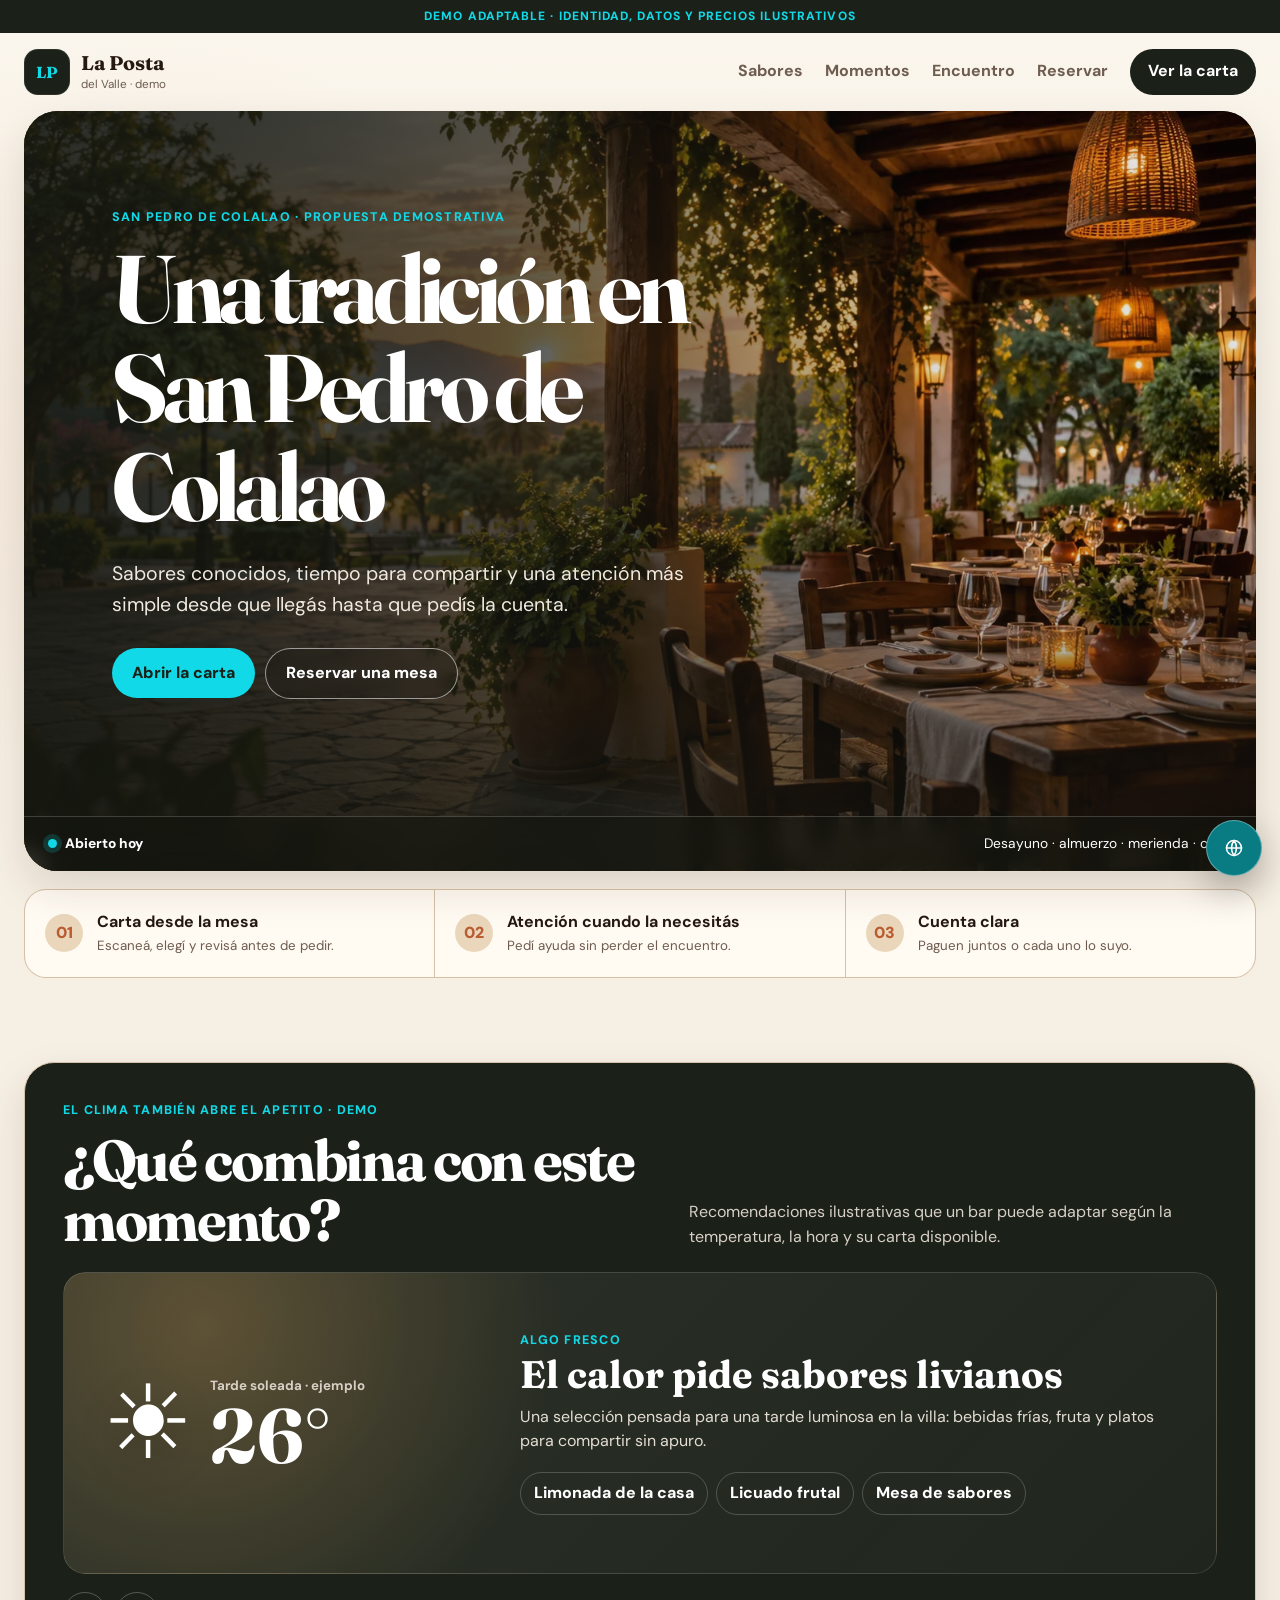
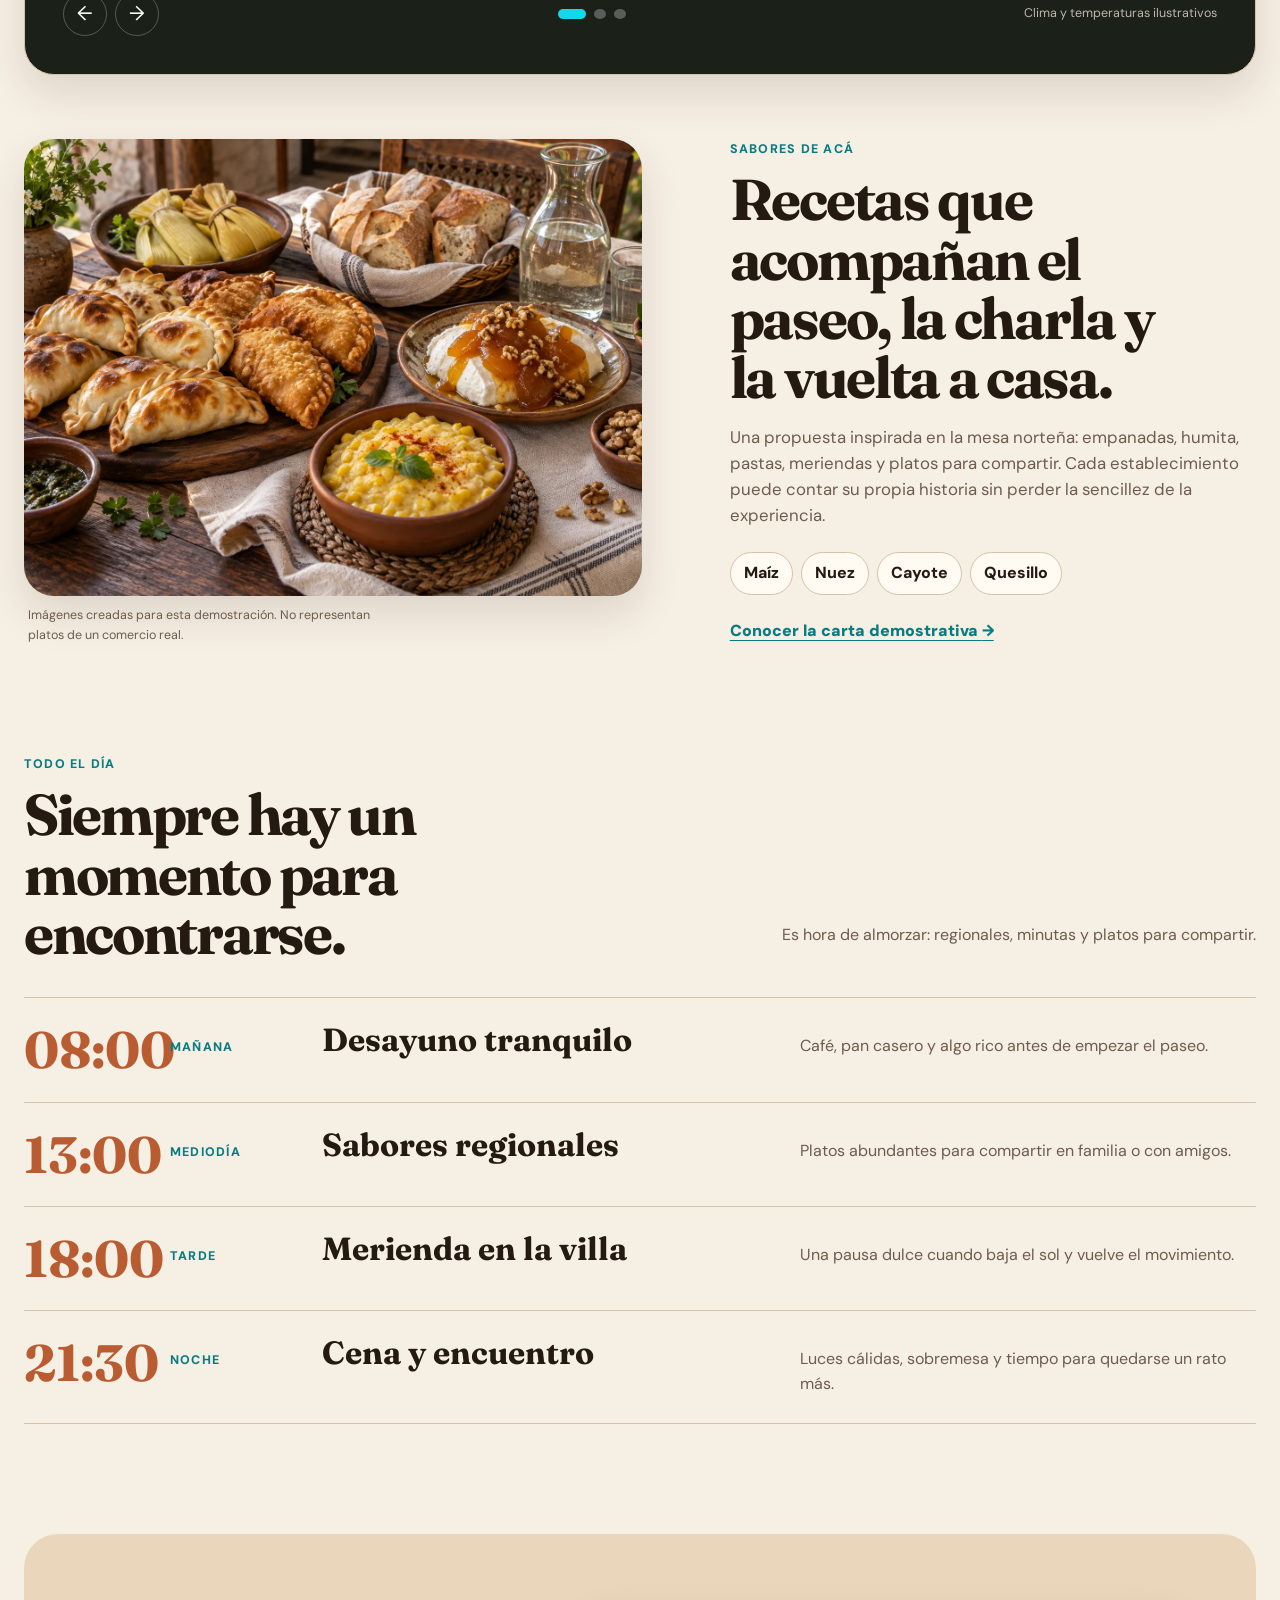
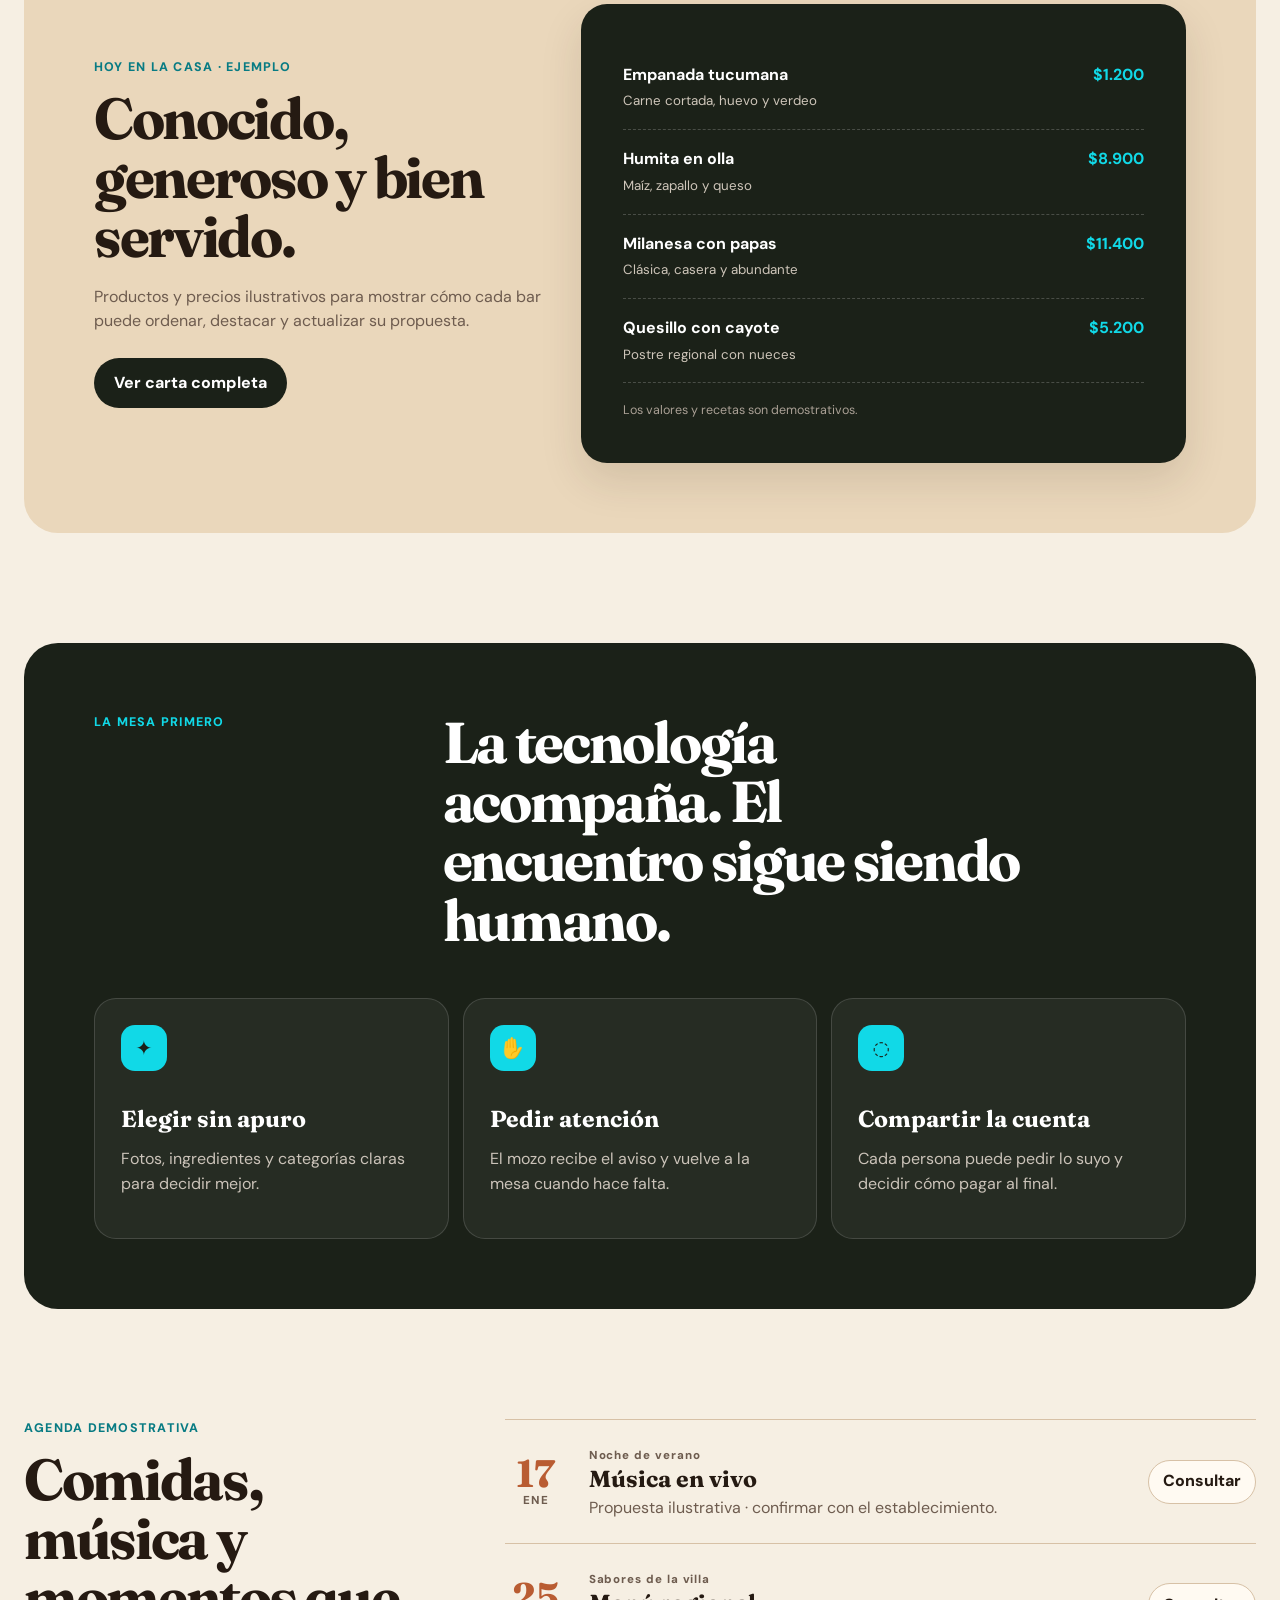
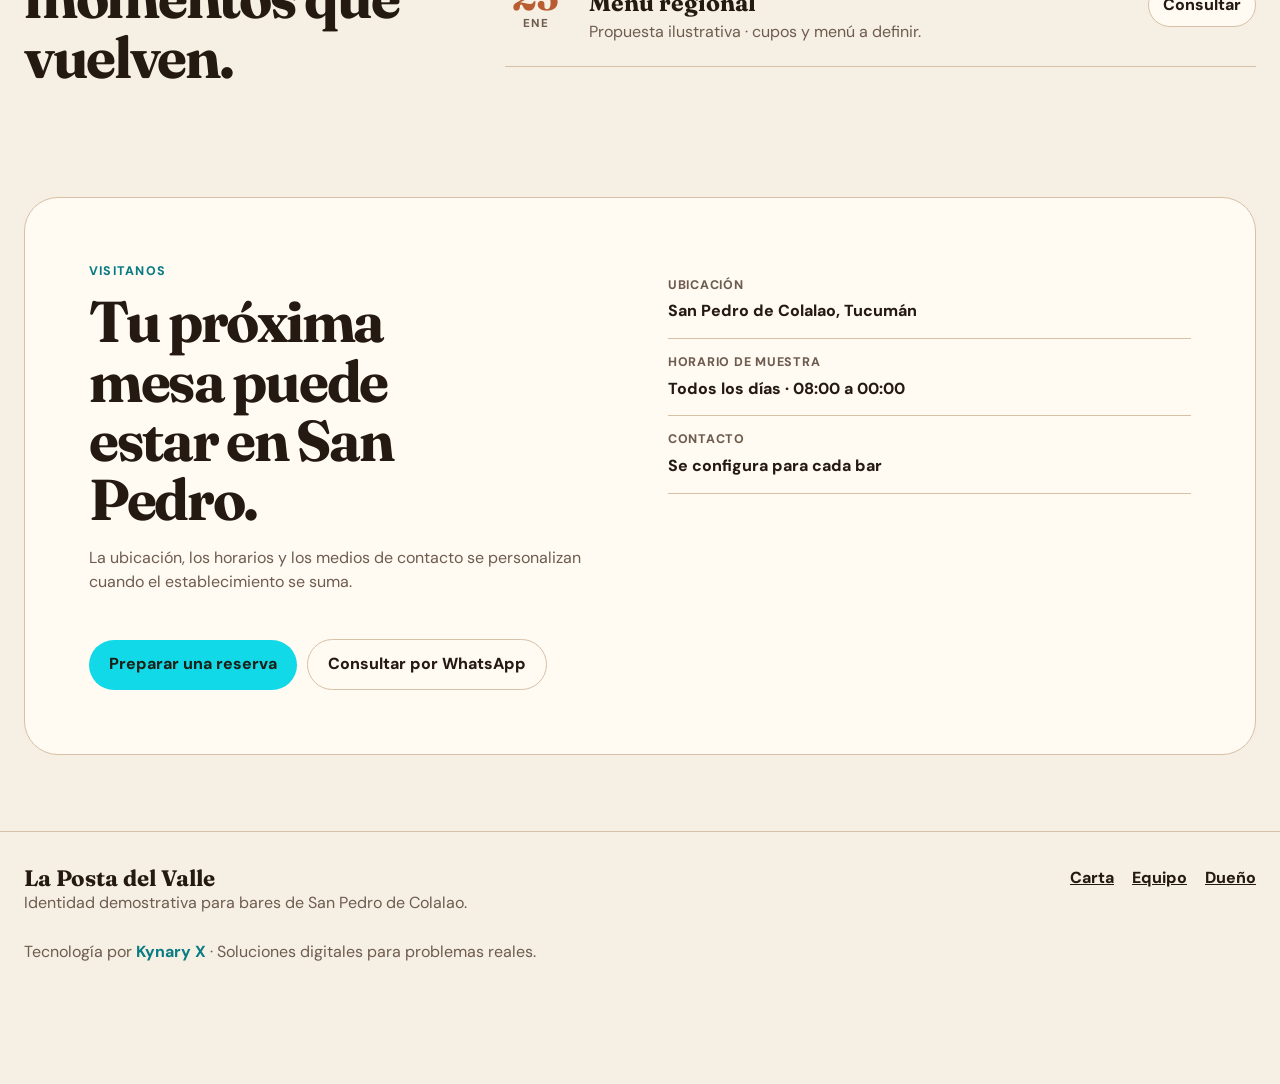
<file: index.html>
<!doctype html>
<html lang="es-AR">
<head>
  <meta charset="utf-8">
  <meta name="viewport" content="width=device-width, initial-scale=1, viewport-fit=cover">
  <meta name="theme-color" content="#1b2118">
  <meta name="description" content="Una experiencia gastronómica demostrativa inspirada en la tradición de San Pedro de Colalao.">
  <title>La Posta del Valle · Tradición en San Pedro de Colalao</title>
  <link rel="icon" type="image/svg+xml" href="data:image/svg+xml,%3Csvg xmlns='http://www.w3.org/2000/svg' viewBox='0 0 64 64'%3E%3Crect width='64' height='64' rx='14' fill='%231b2118'/%3E%3Cpath d='M18 47V17h8v23h20v7z' fill='%2311d9e7'/%3E%3Cpath d='M32 17h14v7H32z' fill='%23f6efe3'/%3E%3C/svg%3E">
  <link rel="preconnect" href="https://fonts.googleapis.com">
  <link rel="preconnect" href="https://fonts.gstatic.com" crossorigin>
  <link href="https://fonts.googleapis.com/css2?family=DM+Sans:wght@400;500;600;700&family=Fraunces:opsz,wght@9..144,600;9..144,700&display=swap" rel="stylesheet">
  <link rel="stylesheet" href="brand-foundation.css?v=20260918a">
  <link rel="stylesheet" href="landing.css?v=20260921a">
  <link rel="stylesheet" href="experience-widgets.css?v=20260918b">
  <link rel="stylesheet" href="accessibility-bar.css?v=20260921a">
</head>
<body data-page="landing">
  <a class="skip-link" href="#contenido">Saltar al contenido</a>
  <div class="demo-strip">DEMO ADAPTABLE · IDENTIDAD, DATOS Y PRECIOS ILUSTRATIVOS</div>
  <header class="landing-header" id="inicio">
    <a class="landing-brand" href="#inicio" aria-label="La Posta del Valle, volver al inicio" data-config-brand-label>
      <span class="brand-mark" aria-hidden="true" data-config="identity.mark">LP</span>
      <span><strong data-config="identity.primaryName">La Posta</strong><small><span data-config="identity.secondaryName">del Valle</span> · demo</small></span>
    </a>
    <button class="menu-toggle" type="button" aria-expanded="false" aria-controls="landing-nav"><span class="sr-only">Abrir navegación</span><span aria-hidden="true">Menú</span></button>
    <nav class="landing-nav" id="landing-nav" aria-label="Navegación principal">
      <a href="#sabores">Sabores</a><a href="#momentos">Momentos</a><a href="#encuentro">Encuentro</a>
      <button type="button" class="text-action js-open-booking">Reservar</button>
      <a class="nav-cta" href="carta.html">Ver la carta</a>
    </nav>
  </header>
  <main id="contenido">
    <section class="hero" aria-labelledby="hero-title">
      <img class="hero-image" src="assets/villa-hero.webp" alt="Galería gastronómica genérica junto a una plaza arbolada al atardecer" fetchpriority="high">
      <div class="hero-shade" aria-hidden="true"></div>
      <div class="hero-content">
        <p class="hero-kicker">San Pedro de Colalao · propuesta demostrativa</p>
        <h1 id="hero-title" data-config="identity.tagline">Una tradición en San Pedro de Colalao</h1>
        <p class="hero-lead">Sabores conocidos, tiempo para compartir y una atención más simple desde que llegás hasta que pedís la cuenta.</p>
        <div class="hero-actions"><a class="button button-primary" href="carta.html">Abrir la carta</a><button class="button button-ghost js-open-booking" type="button">Reservar una mesa</button></div>
      </div>
      <div class="hero-status" aria-label="Información demostrativa del establecimiento"><span><b aria-hidden="true"></b> Abierto hoy</span><span>Desayuno · almuerzo · merienda · cena</span></div>
    </section>
    <section class="service-ribbon" aria-label="Servicios destacados">
      <article><span aria-hidden="true">01</span><div><strong>Carta desde la mesa</strong><small>Escaneá, elegí y revisá antes de pedir.</small></div></article>
      <article><span aria-hidden="true">02</span><div><strong>Atención cuando la necesitás</strong><small>Pedí ayuda sin perder el encuentro.</small></div></article>
      <article><span aria-hidden="true">03</span><div><strong>Cuenta clara</strong><small>Paguen juntos o cada uno lo suyo.</small></div></article>
    </section>
    <section class="weather-carousel" data-weather-carousel data-weather-context="landing" aria-labelledby="weather-landing-title">
      <div class="weather-carousel__heading">
        <div><p class="eyebrow">El clima también abre el apetito · demo</p><h2 id="weather-landing-title">¿Qué combina con este momento?</h2></div>
        <p>Recomendaciones ilustrativas que un bar puede adaptar según la temperatura, la hora y su carta disponible.</p>
      </div>
      <div class="weather-carousel__viewport"><div class="weather-carousel__track" data-weather-track></div></div>
      <div class="weather-carousel__footer">
        <div class="weather-carousel__controls"><button class="weather-carousel__control" type="button" aria-label="Recomendación anterior" data-weather-prev>←</button><button class="weather-carousel__control" type="button" aria-label="Recomendación siguiente" data-weather-next>→</button></div>
        <div class="weather-carousel__dots" data-weather-dots aria-label="Elegir recomendación"></div>
        <span class="weather-carousel__note">Clima y temperaturas ilustrativos</span>
      </div>
      <p class="sr-only" aria-live="polite" data-weather-status></p>
    </section>
    <section class="story-section" id="sabores" aria-labelledby="story-title">
      <div class="story-image-wrap"><img src="assets/sabores-regionales.webp" alt="Mesa demostrativa con empanadas, humita, quesillo, cayote y nueces" loading="lazy"><p>Imágenes creadas para esta demostración. No representan platos de un comercio real.</p></div>
      <div class="story-copy">
        <p class="eyebrow">Sabores de acá</p><h2 id="story-title">Recetas que acompañan el paseo, la charla y la vuelta a casa.</h2>
        <p>Una propuesta inspirada en la mesa norteña: empanadas, humita, pastas, meriendas y platos para compartir. Cada establecimiento puede contar su propia historia sin perder la sencillez de la experiencia.</p>
        <ul class="ingredient-list" aria-label="Productos regionales destacados"><li><span>Maíz</span></li><li><span>Nuez</span></li><li><span>Cayote</span></li><li><span>Quesillo</span></li></ul>
        <a class="inline-link" href="carta.html#carta">Conocer la carta demostrativa <span aria-hidden="true">→</span></a>
      </div>
    </section>
    <section class="moments-section" id="momentos" aria-labelledby="moments-title">
      <div class="section-intro"><div><p class="eyebrow">Todo el día</p><h2 id="moments-title">Siempre hay un momento para encontrarse.</h2></div><p id="daypart-copy">La experiencia cambia con la hora, pero la mesa sigue siendo el centro.</p></div>
      <div class="moment-grid">
        <article><time datetime="08:00">08:00</time><div><p class="eyebrow">Mañana</p><h3>Desayuno tranquilo</h3><p>Café, pan casero y algo rico antes de empezar el paseo.</p></div></article>
        <article><time datetime="13:00">13:00</time><div><p class="eyebrow">Mediodía</p><h3>Sabores regionales</h3><p>Platos abundantes para compartir en familia o con amigos.</p></div></article>
        <article><time datetime="18:00">18:00</time><div><p class="eyebrow">Tarde</p><h3>Merienda en la villa</h3><p>Una pausa dulce cuando baja el sol y vuelve el movimiento.</p></div></article>
        <article><time datetime="21:30">21:30</time><div><p class="eyebrow">Noche</p><h3>Cena y encuentro</h3><p>Luces cálidas, sobremesa y tiempo para quedarse un rato más.</p></div></article>
      </div>
    </section>
    <section class="menu-preview" aria-labelledby="menu-preview-title">
      <div class="menu-preview-copy"><p class="eyebrow">Hoy en la casa · ejemplo</p><h2 id="menu-preview-title">Conocido, generoso y bien servido.</h2><p>Productos y precios ilustrativos para mostrar cómo cada bar puede ordenar, destacar y actualizar su propuesta.</p><a class="button button-dark" href="carta.html">Ver carta completa</a></div>
      <div class="chalk-menu" aria-label="Selección demostrativa de platos">
        <article><div><strong>Empanada tucumana</strong><small>Carne cortada, huevo y verdeo</small></div><b>$1.200</b></article>
        <article><div><strong>Humita en olla</strong><small>Maíz, zapallo y queso</small></div><b>$8.900</b></article>
        <article><div><strong>Milanesa con papas</strong><small>Clásica, casera y abundante</small></div><b>$11.400</b></article>
        <article><div><strong>Quesillo con cayote</strong><small>Postre regional con nueces</small></div><b>$5.200</b></article><p>Los valores y recetas son demostrativos.</p>
      </div>
    </section>
    <section class="encounter-section" id="encuentro" aria-labelledby="encounter-title">
      <div class="encounter-heading"><p class="eyebrow">La mesa primero</p><h2 id="encounter-title">La tecnología acompaña. El encuentro sigue siendo humano.</h2></div>
      <div class="encounter-grid"><article><span aria-hidden="true">✦</span><h3>Elegir sin apuro</h3><p>Fotos, ingredientes y categorías claras para decidir mejor.</p></article><article><span aria-hidden="true">✋</span><h3>Pedir atención</h3><p>El mozo recibe el aviso y vuelve a la mesa cuando hace falta.</p></article><article><span aria-hidden="true">◌</span><h3>Compartir la cuenta</h3><p>Cada persona puede pedir lo suyo y decidir cómo pagar al final.</p></article></div>
    </section>
    <section class="events-section" aria-labelledby="events-title">
      <div><p class="eyebrow">Agenda demostrativa</p><h2 id="events-title">Comidas, música y momentos que vuelven.</h2></div>
      <div class="event-list"><article><time datetime="2026-01-17"><b>17</b><span>ENE</span></time><div><small>Noche de verano</small><h3>Música en vivo</h3><p>Propuesta ilustrativa · confirmar con el establecimiento.</p></div><button type="button" class="event-action js-open-booking">Consultar</button></article><article><time datetime="2026-01-25"><b>25</b><span>ENE</span></time><div><small>Sabores de la villa</small><h3>Menú regional</h3><p>Propuesta ilustrativa · cupos y menú a definir.</p></div><button type="button" class="event-action js-open-booking">Consultar</button></article></div>
    </section>
    <section class="visit-section" aria-labelledby="visit-title">
      <div><p class="eyebrow">Visitanos</p><h2 id="visit-title">Tu próxima mesa puede estar en San Pedro.</h2><p>La ubicación, los horarios y los medios de contacto se personalizan cuando el establecimiento se suma.</p></div>
      <dl><div><dt>Ubicación</dt><dd data-config="location.display">San Pedro de Colalao, Tucumán</dd></div><div><dt>Horario de muestra</dt><dd data-config="service.schedule">Todos los días · 08:00 a 00:00</dd></div><div><dt>Contacto</dt><dd data-config="contact.display">Se configura para cada bar</dd></div></dl>
      <div class="visit-actions"><button class="button button-primary js-open-booking" type="button">Preparar una reserva</button><button class="button button-outline" id="whatsapp-demo" type="button">Consultar por WhatsApp</button><p id="contact-status" role="status" aria-live="polite"></p></div>
    </section>
  </main>
  <footer class="landing-footer"><div><strong data-config="identity.name">La Posta del Valle</strong><span>Identidad demostrativa para bares de San Pedro de Colalao.</span></div><nav aria-label="Enlaces de demostración"><a href="carta.html">Carta</a><a href="panel.html">Equipo</a><a href="dueno.html">Dueño</a></nav><p>Tecnología por <b>Kynary X</b> · Soluciones digitales para problemas reales.</p></footer>
  <dialog id="booking-dialog">
    <form method="dialog" class="booking-card" id="booking-form"><button class="dialog-close" value="cancel" aria-label="Cerrar">×</button><p class="eyebrow">Reserva demostrativa</p><h2>Preparemos tu mesa</h2><p>Este formulario muestra la experiencia. No envía datos ni reserva una mesa real.</p><div class="booking-fields"><label>Nombre<input id="booking-name" type="text" autocomplete="name" required placeholder="Tu nombre"></label><label>Personas<select id="booking-guests" required><option value="">Elegí</option><option>2</option><option>3</option><option>4</option><option>5</option><option>6 o más</option></select></label><label>Fecha<input id="booking-date" type="date" required></label><label>Hora<select id="booking-time" required><option value="">Elegí</option><option>12:30</option><option>13:30</option><option>20:30</option><option>21:30</option></select></label></div><button class="button button-primary" type="submit">Preparar reserva de prueba</button><p id="booking-status" role="status" aria-live="polite"></p></form>
  </dialog>
  <script src="site-config.js?v=20260921a"></script><script src="apply-site-config.js?v=20260918a"></script><script src="landing.js?v=20260921a"></script><script src="experience-widgets.js?v=20260918b"></script><script src="accessibility-bar.js?v=20260921a"></script>
</body>
</html>
</file>
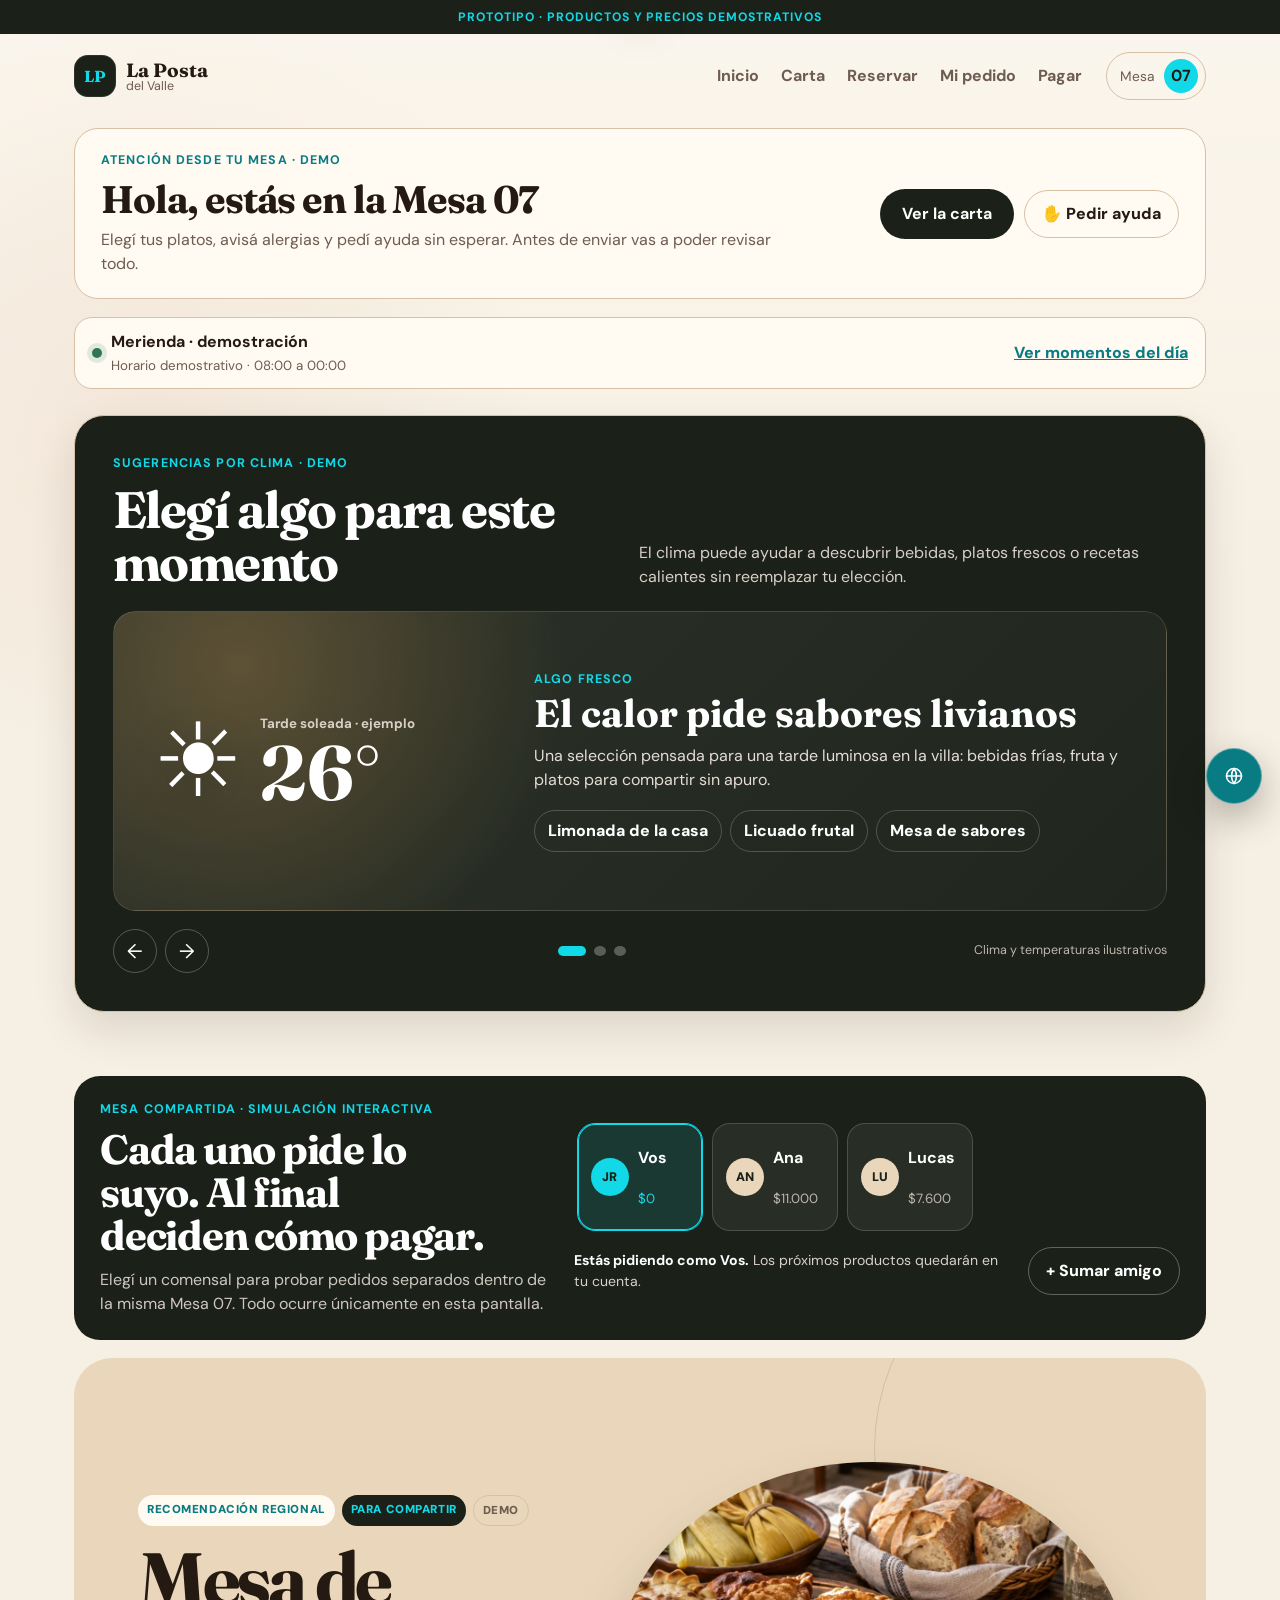
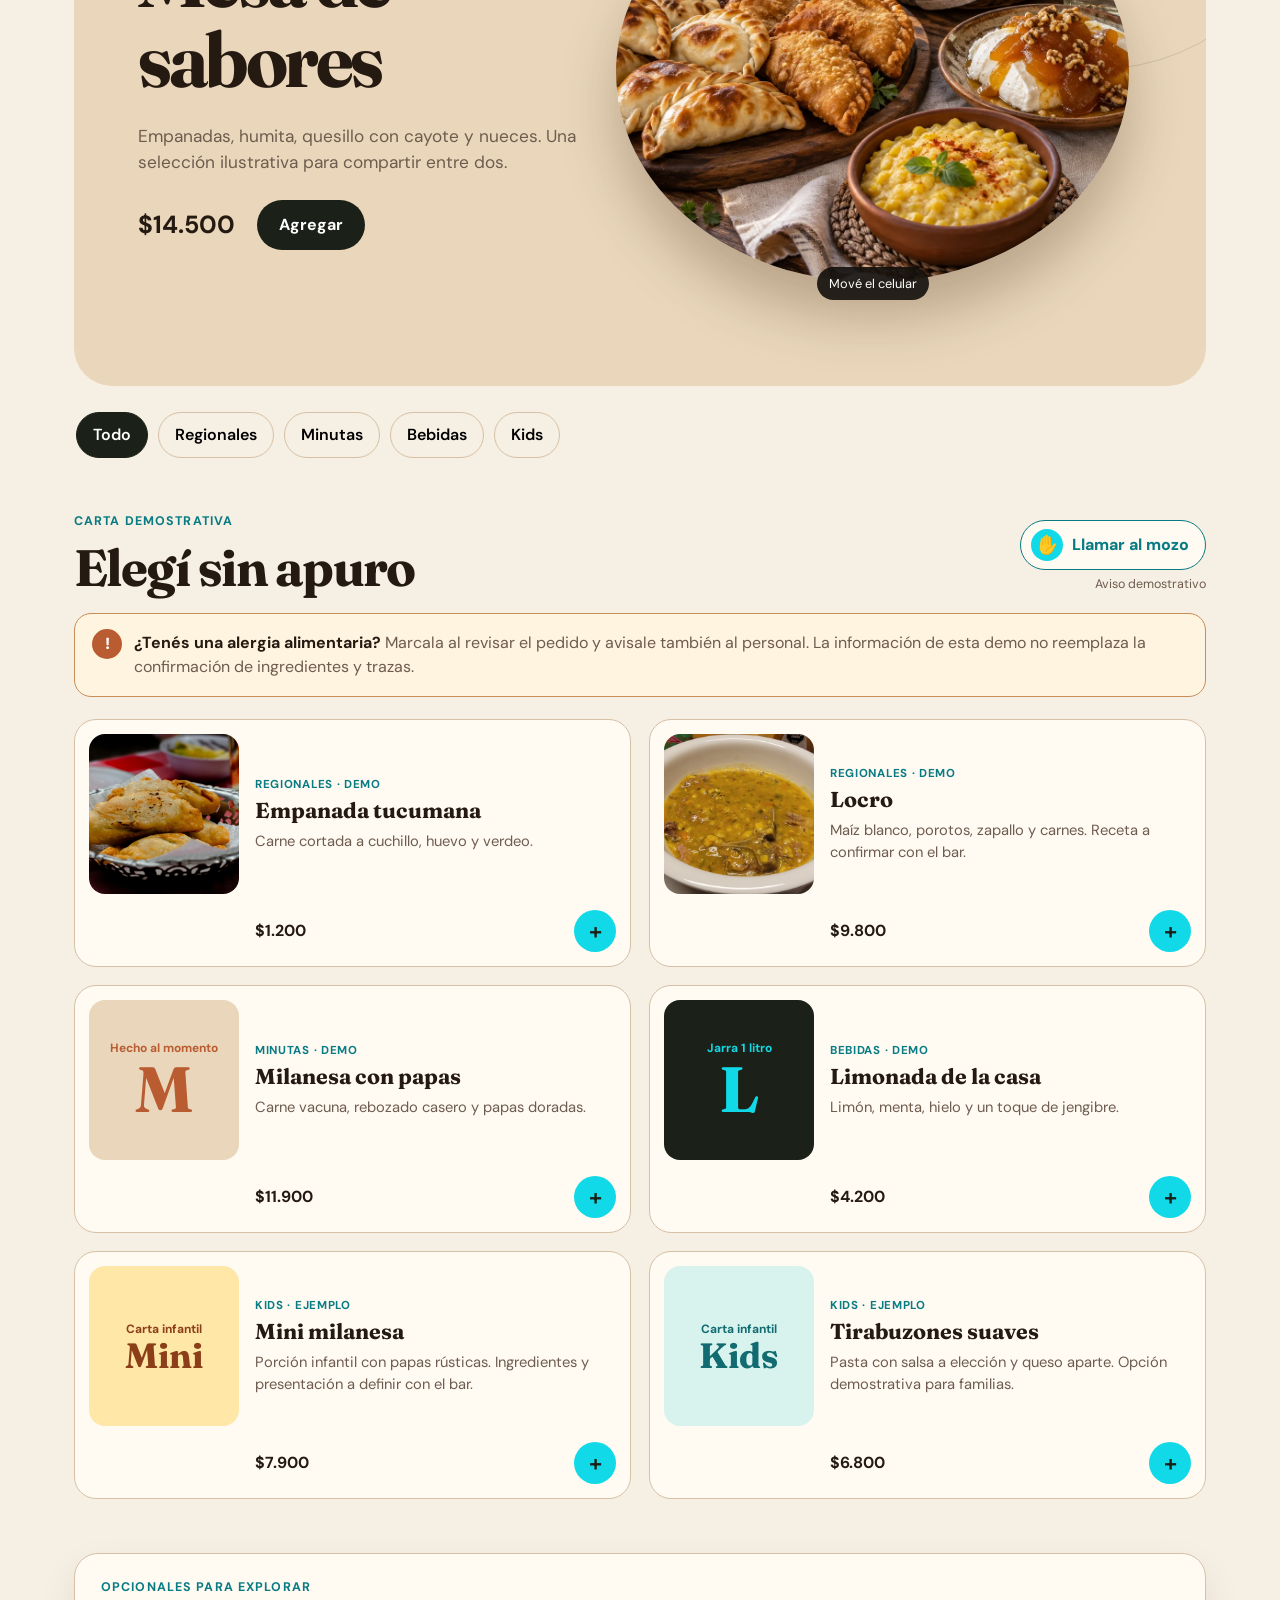
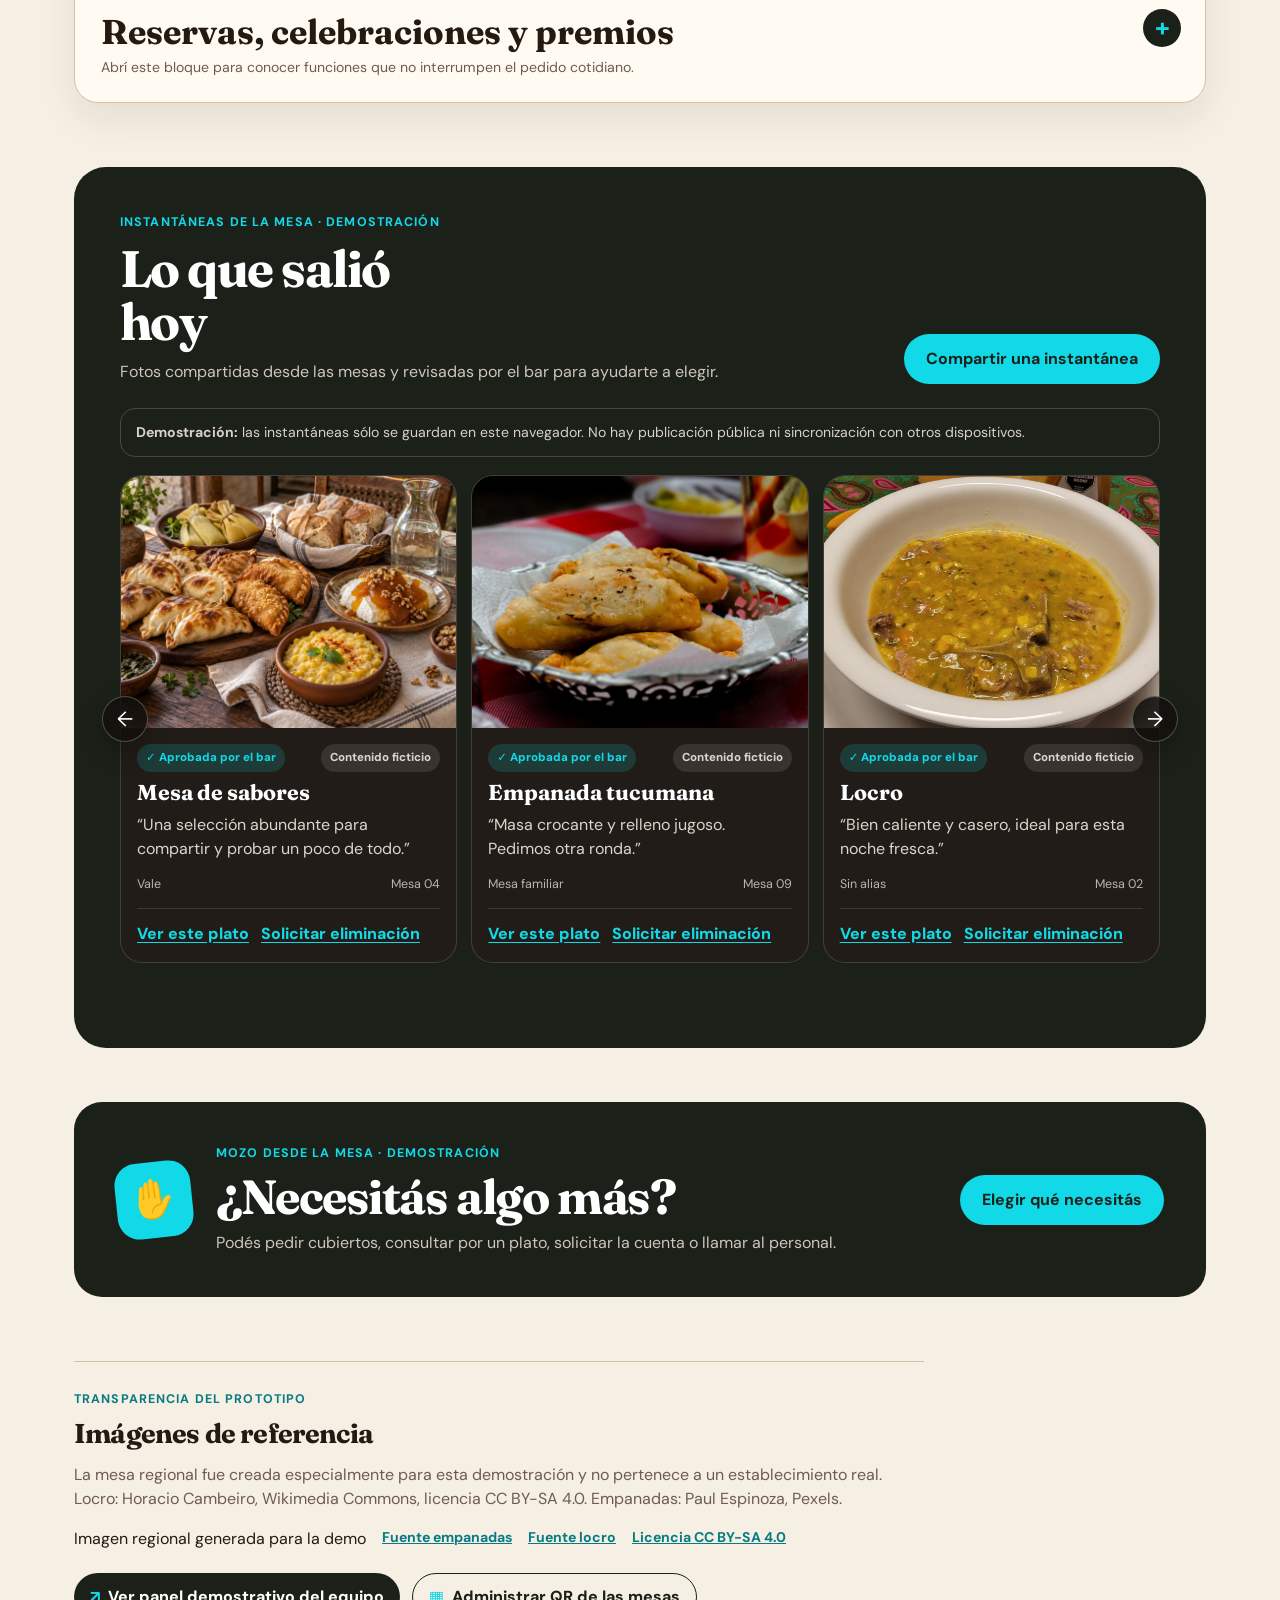
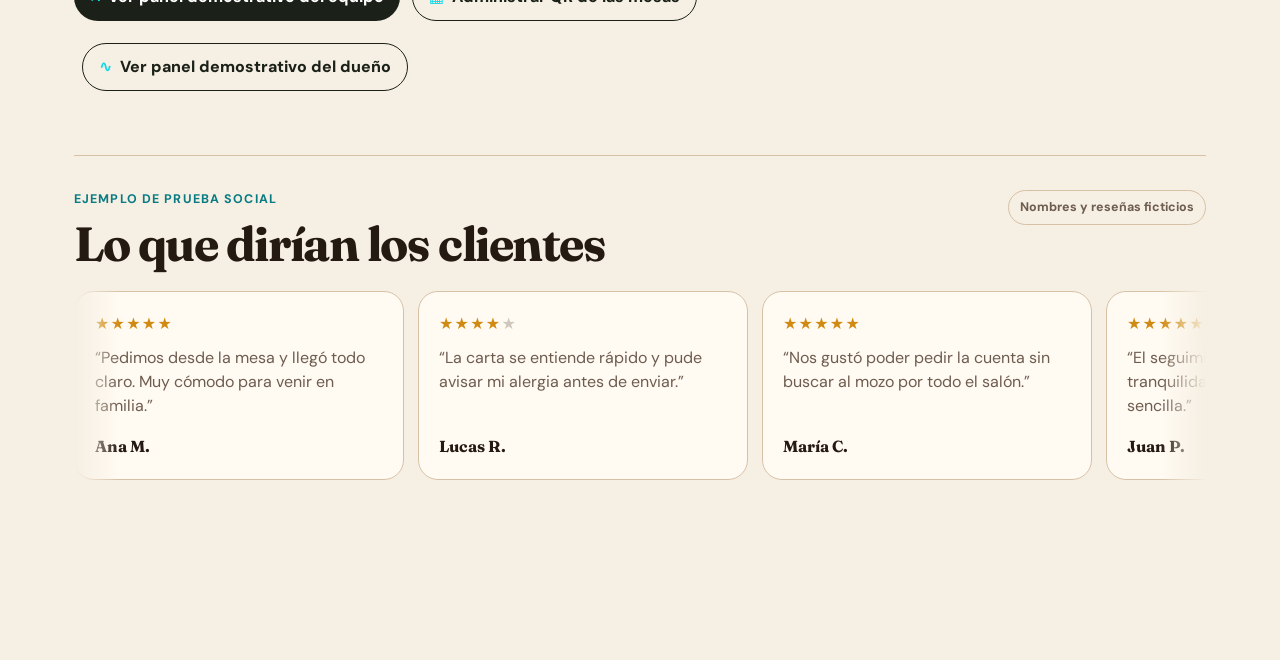
<file: carta.html>
<!doctype html>
<html lang="es-AR">
<head>
  <meta charset="utf-8">
  <meta name="viewport" content="width=device-width, initial-scale=1, viewport-fit=cover">
  <meta name="theme-color" content="#13100d">
  <meta name="description" content="Prototipo demostrativo de carta digital y atención por QR para bares de San Pedro de Colalao.">
  <title>La Posta del Valle · Carta digital demo</title>
  <link rel="icon" type="image/svg+xml" href="data:image/svg+xml,%3Csvg xmlns='http://www.w3.org/2000/svg' viewBox='0 0 64 64'%3E%3Crect width='64' height='64' rx='16' fill='%2313100d'/%3E%3Cpath d='M16 18h32v6H16zm4 11h24l-3 20H23z' fill='%2311d9e7'/%3E%3C/svg%3E">
  <link rel="preconnect" href="https://fonts.googleapis.com">
  <link rel="preconnect" href="https://fonts.gstatic.com" crossorigin>
  <link href="https://fonts.googleapis.com/css2?family=DM+Sans:wght@400;500;600;700&family=Fraunces:opsz,wght@9..144,600;9..144,700&display=swap" rel="stylesheet">
  <link rel="stylesheet" href="styles.css?v=20260921a">
  <link rel="stylesheet" href="experience-widgets.css?v=20260918b">
  <link rel="stylesheet" href="brand-foundation.css?v=20260918a">
  <link rel="stylesheet" href="accessibility-bar.css?v=20260921a">
</head>
<body data-page="menu">
  <div class="demo-strip">PROTOTIPO · PRODUCTOS Y PRECIOS DEMOSTRATIVOS</div>

  <header class="topbar">
    <a class="brand" href="index.html" aria-label="Volver a la presentación">
      <span class="brand-mark" aria-hidden="true" data-config="identity.mark">LP</span>
      <span><strong data-config="identity.primaryName">La Posta</strong><small data-config="identity.secondaryName">del Valle</small></span>
    </a>
    <nav class="quick-nav" aria-label="Accesos rápidos">
      <a href="index.html">Inicio</a>
      <a href="#carta">Carta</a>
      <a href="#reservas">Reservar</a>
      <a href="#estado-pedido">Mi pedido</a>
      <a href="#pago">Pagar</a>
    </nav>
    <div class="table-chip"><span>Mesa</span><strong id="table-number">07</strong></div>
  </header>

  <main id="inicio">
    <section class="table-welcome" aria-labelledby="welcome-title">
      <div>
        <p class="eyebrow">Atención desde tu mesa · demo</p>
        <h2 id="welcome-title">Hola, estás en la Mesa 07</h2>
        <p>Elegí tus platos, avisá alergias y pedí ayuda sin esperar. Antes de enviar vas a poder revisar todo.</p>
      </div>
      <div class="welcome-actions">
        <a class="primary-btn" href="#carta">Ver la carta</a>
        <button class="secondary-btn js-open-waiter" type="button"><span aria-hidden="true">✋</span> Pedir ayuda</button>
      </div>
    </section>

    <section class="service-now" aria-label="Información de servicio demostrativa">
      <div><span class="service-dot" aria-hidden="true"></span><strong id="service-period">Servicio disponible</strong><small id="service-hours">Horario demostrativo · 08:00 a 00:00</small></div>
      <a href="index.html#momentos">Ver momentos del día</a>
    </section>

    <section class="weather-carousel" data-weather-carousel data-weather-context="menu" aria-labelledby="weather-menu-title">
      <div class="weather-carousel__heading">
        <div><p class="eyebrow">Sugerencias por clima · demo</p><h2 id="weather-menu-title">Elegí algo para este momento</h2></div>
        <p>El clima puede ayudar a descubrir bebidas, platos frescos o recetas calientes sin reemplazar tu elección.</p>
      </div>
      <div class="weather-carousel__viewport"><div class="weather-carousel__track" data-weather-track></div></div>
      <div class="weather-carousel__footer">
        <div class="weather-carousel__controls"><button class="weather-carousel__control" type="button" aria-label="Recomendación anterior" data-weather-prev>←</button><button class="weather-carousel__control" type="button" aria-label="Recomendación siguiente" data-weather-next>→</button></div>
        <div class="weather-carousel__dots" data-weather-dots aria-label="Elegir recomendación"></div>
        <span class="weather-carousel__note">Clima y temperaturas ilustrativos</span>
      </div>
      <p class="visually-hidden" aria-live="polite" data-weather-status></p>
    </section>

    <section class="shared-table" aria-labelledby="shared-table-title">
      <div class="shared-table-copy">
        <p class="eyebrow">Mesa compartida · simulación interactiva</p>
        <h2 id="shared-table-title">Cada uno pide lo suyo. Al final deciden cómo pagar.</h2>
        <p>Elegí un comensal para probar pedidos separados dentro de la misma Mesa 07. Todo ocurre únicamente en esta pantalla.</p>
      </div>
      <div class="shared-table-controls">
        <div class="diner-switcher" role="tablist" aria-label="Comensales de la mesa">
          <button type="button" class="diner-pill active" data-diner="vos" role="tab" aria-selected="true"><span>JR</span><strong>Vos</strong><small id="diner-total-vos">$0</small></button>
          <button type="button" class="diner-pill" data-diner="ana" role="tab" aria-selected="false"><span>AN</span><strong>Ana</strong><small id="diner-total-ana">$11.000</small></button>
          <button type="button" class="diner-pill" data-diner="lucas" role="tab" aria-selected="false"><span>LU</span><strong>Lucas</strong><small id="diner-total-lucas">$7.600</small></button>
        </div>
        <div class="shared-table-foot">
          <p id="active-diner-copy"><strong>Estás pidiendo como Vos.</strong> Los próximos productos quedarán en tu cuenta.</p>
          <button type="button" class="secondary-btn" id="add-diner-demo">+ Sumar amigo</button>
        </div>
      </div>
    </section>

    <section class="featured" aria-labelledby="featured-title">
      <div class="featured-copy">
        <div class="hero-labels"><span>Recomendación regional</span><span>Para compartir</span><span>Demo</span></div>
        <h1 id="featured-title">Mesa de sabores</h1>
        <p class="lead">Empanadas, humita, quesillo con cayote y nueces. Una selección ilustrativa para compartir entre dos.</p>
        <div class="price-row">
          <strong>$14.500</strong>
          <button class="primary-btn add-btn" data-id="tabla-regional">Agregar</button>
        </div>
      </div>
      <div class="snapshot-product-anchor" id="product-tabla-regional"></div>
      <div class="food-stage" id="food-stage" aria-label="Imagen demostrativa del producto">
        <div class="orbit orbit-one"></div>
        <div class="orbit orbit-two"></div>
        <div class="food-frame" id="food-frame">
          <img src="assets/sabores-regionales.webp" alt="Selección regional demostrativa con empanadas, humita, quesillo, cayote y nueces">
        </div>
        <span class="depth-label">Mové el celular</span>
      </div>
    </section>

    <nav class="categories" aria-label="Categorías de la carta">
      <button class="category active" data-filter="todos">Todo</button>
      <button class="category" data-filter="regionales">Regionales</button>
      <button class="category" data-filter="minutas">Minutas</button>
      <button class="category" data-filter="bebidas">Bebidas</button>
      <button class="category" data-filter="kids">Kids</button>
    </nav>

    <section class="menu-section" id="carta" aria-labelledby="menu-title">
      <div class="section-heading">
        <div>
          <p class="eyebrow">Carta demostrativa</p>
          <h2 id="menu-title">Elegí sin apuro</h2>
        </div>
        <div class="waiter-action">
          <button class="waiter-btn js-open-waiter" id="waiter-btn" type="button">
            <span class="waiter-hand" aria-hidden="true">✋</span>
            <span>Llamar al mozo</span>
          </button>
          <p class="waiter-status" id="waiter-status" role="status" aria-live="polite">Aviso demostrativo</p>
        </div>
      </div>

      <aside class="allergy-notice" aria-label="Información importante sobre alergias">
        <span aria-hidden="true">!</span>
        <p><strong>¿Tenés una alergia alimentaria?</strong> Marcala al revisar el pedido y avisale también al personal. La información de esta demo no reemplaza la confirmación de ingredientes y trazas.</p>
      </aside>

      <div class="menu-grid" id="menu-grid">
        <article class="dish-card" id="product-empanada" data-category="regionales">
          <img src="assets/empanadas.jpg" alt="Empanadas servidas, imagen demostrativa" loading="lazy">
          <div><p class="dish-meta">Regionales · demo</p><h3>Empanada tucumana</h3><p>Carne cortada a cuchillo, huevo y verdeo.</p></div>
          <footer><strong>$1.200</strong><button class="round-btn add-btn" data-id="empanada" aria-label="Agregar empanada tucumana">+</button></footer>
        </article>

        <article class="dish-card" id="product-locro" data-category="regionales">
          <img src="assets/regional.jpg" alt="Locro argentino, imagen demostrativa" loading="lazy">
          <div><p class="dish-meta">Regionales · demo</p><h3>Locro</h3><p>Maíz blanco, porotos, zapallo y carnes. Receta a confirmar con el bar.</p></div>
          <footer><strong>$9.800</strong><button class="round-btn add-btn" data-id="locro" aria-label="Agregar locro">+</button></footer>
        </article>

        <article class="dish-card" id="product-milanesa-plato" data-category="minutas">
          <div class="type-only"><span>Hecho al momento</span><b>M</b></div>
          <div><p class="dish-meta">Minutas · demo</p><h3>Milanesa con papas</h3><p>Carne vacuna, rebozado casero y papas doradas.</p></div>
          <footer><strong>$11.900</strong><button class="round-btn add-btn" data-id="milanesa-plato" aria-label="Agregar milanesa con papas">+</button></footer>
        </article>

        <article class="dish-card" id="product-limonada" data-category="bebidas">
          <div class="type-only drink"><span>Jarra 1 litro</span><b>L</b></div>
          <div><p class="dish-meta">Bebidas · demo</p><h3>Limonada de la casa</h3><p>Limón, menta, hielo y un toque de jengibre.</p></div>
          <footer><strong>$4.200</strong><button class="round-btn add-btn" data-id="limonada" aria-label="Agregar limonada de la casa">+</button></footer>
        </article>

        <article class="dish-card kids-card" id="product-mini-milanesa" data-category="kids">
          <div class="type-only kids"><span>Carta infantil</span><b>Mini</b></div>
          <div><p class="dish-meta">Kids · ejemplo</p><h3>Mini milanesa</h3><p>Porción infantil con papas rústicas. Ingredientes y presentación a definir con el bar.</p></div>
          <footer><strong>$7.900</strong><button class="round-btn add-btn" data-id="mini-milanesa" aria-label="Agregar mini milanesa">+</button></footer>
        </article>

        <article class="dish-card kids-card" id="product-pasta-kids" data-category="kids">
          <div class="type-only kids pasta"><span>Carta infantil</span><b>Kids</b></div>
          <div><p class="dish-meta">Kids · ejemplo</p><h3>Tirabuzones suaves</h3><p>Pasta con salsa a elección y queso aparte. Opción demostrativa para familias.</p></div>
          <footer><strong>$6.800</strong><button class="round-btn add-btn" data-id="pasta-kids" aria-label="Agregar tirabuzones suaves">+</button></footer>
        </article>
      </div>
    </section>

    <details class="demo-extras" id="extras">
      <summary>
        <span class="eyebrow">Opcionales para explorar</span>
        <strong>Reservas, celebraciones y premios</strong>
        <small>Abrí este bloque para conocer funciones que no interrumpen el pedido cotidiano.</small>
      </summary>
      <div class="demo-extras__content">
    <section class="occasion-section" id="promociones" aria-labelledby="occasion-title">
      <div class="section-heading occasion-heading">
        <div>
          <p class="eyebrow">Momentos especiales · propuestas ilustrativas</p>
          <h2 id="occasion-title">Una excusa para encontrarse</h2>
          <p>Beneficios de ejemplo que el dueño podrá activar, pausar y adaptar por fecha o cantidad de personas.</p>
        </div>
      </div>
      <div class="occasion-grid">
        <article class="occasion-card school"><span class="occasion-index">01</span><p class="dish-meta">Viajes y escuelas</p><h3>Menú grupal</h3><p>Propuesta cerrada para contingentes, con bebida y alternativa infantil.</p><button type="button" class="occasion-action" data-occasion="escuelas">Consultar ejemplo</button></article>
        <article class="occasion-card birthday"><span class="occasion-index">02</span><p class="dish-meta">Cumpleaños</p><h3>Tu mesa, tu festejo</h3><p>Beneficio demostrativo para grupos desde ocho personas y sorpresa de cortesía.</p><button type="button" class="occasion-action" data-occasion="cumpleaños">Ver beneficio</button></article>
        <article class="occasion-card anniversary"><span class="occasion-index">03</span><p class="dish-meta">Aniversarios</p><h3>Brindis en pareja</h3><p>Reserva especial con postre para compartir. Condiciones ilustrativas.</p><button type="button" class="occasion-action" data-occasion="aniversarios">Ver propuesta</button></article>
      </div>
    </section>

    <section class="reservation-section" id="reservas" aria-labelledby="reservation-title">
      <div class="reservation-copy">
        <p class="eyebrow">Reserva web · demostración</p>
        <h2 id="reservation-title">Tu mesa puede esperarte</h2>
        <p>Simulá una reserva antes de llegar a San Pedro de Colalao. No se envían datos ni se bloquea una mesa real.</p>
        <ul><li>Confirmación simulada inmediata</li><li>Tolerancia ilustrativa de 15 minutos</li><li>Sin seña en esta primera propuesta</li></ul>
      </div>
      <form class="reservation-form" id="reservation-form">
        <div class="reservation-fields">
          <label>Fecha<input id="reservation-date" type="date" required></label>
          <label>Horario<select id="reservation-time" required><option value="">Elegir</option><option>12:30</option><option>13:30</option><option>20:30</option><option>21:30</option></select></label>
          <label>Personas<select id="reservation-guests" required><option>2</option><option>4</option><option>6</option><option>8</option><option>Grupo +10</option></select></label>
          <label>Nombre<input id="reservation-name" type="text" maxlength="40" placeholder="Ej.: José" required></label>
        </div>
        <label class="reservation-note">Ocasión o detalle <span>Opcional</span><textarea id="reservation-note" rows="2" placeholder="Ej.: cumpleaños, silla para niño o viaje escolar"></textarea></label>
        <button type="submit" class="primary-btn">Simular reserva</button>
        <p class="reservation-status" id="reservation-status" role="status" aria-live="polite"></p>
      </form>
    </section>

    <section class="prize-section" id="ruleta" aria-labelledby="prize-title">
      <div class="prize-copy">
        <p class="eyebrow">Campaña festiva · experiencia demostrativa</p>
        <h2 id="prize-title">Después de pedir, probá tu suerte</h2>
        <p>Una ruleta inspirada en el módulo trabajado para Kynary Retail. En la versión real, premios, cupos y probabilidades se validarían en el servidor.</p>
        <div class="prize-rules"><span>1 giro por ticket</span><span>Premios configurables</span><span>Cupos auditables</span></div>
        <button type="button" class="primary-btn" id="spin-wheel">Girar ruleta de prueba</button>
        <p class="wheel-result" id="wheel-result" role="status" aria-live="polite">Resultado puramente ilustrativo.</p>
      </div>
      <div class="wheel-wrap">
        <div class="wheel-pointer" aria-hidden="true"></div>
        <div class="prize-wheel" id="prize-wheel" role="img" aria-label="Ruleta demostrativa con ocho premios"><span>PREMIOS<br>DEMO</span></div>
        <div class="wheel-legend" aria-label="Premios ilustrativos"><span>1 · Café</span><span>2 · 10% dto.</span><span>3 · Postre</span><span>4 · Otra chance</span><span>5 · Limonada</span><span>6 · 5% dto.</span><span>7 · Empanada</span><span>8 · Sorpresa</span></div>
      </div>
    </section>
      </div>
    </details>

    <section class="snapshots-section" id="instantaneas" aria-labelledby="snapshots-title">
      <div class="snapshots-heading">
        <div>
          <p class="eyebrow">Instantáneas de la mesa · demostración</p>
          <h2 id="snapshots-title">Lo que salió hoy</h2>
          <p>Fotos compartidas desde las mesas y revisadas por el bar para ayudarte a elegir.</p>
        </div>
        <button class="primary-btn" id="open-snapshot-form" type="button">Compartir una instantánea</button>
      </div>
      <div class="snapshot-demo-notice" role="note">
        <strong>Demostración:</strong> las instantáneas sólo se guardan en este navegador. No hay publicación pública ni sincronización con otros dispositivos.
      </div>
      <div class="snapshot-carousel" aria-label="Carrusel de instantáneas aprobadas">
        <button class="snapshot-carousel__button" type="button" aria-label="Instantánea anterior" data-snapshot-prev>←</button>
        <div class="snapshots-grid" id="snapshots-grid" aria-live="polite" aria-busy="true">
          <p class="snapshot-loading">Preparando las instantáneas demostrativas…</p>
        </div>
        <button class="snapshot-carousel__button" type="button" aria-label="Instantánea siguiente" data-snapshot-next>→</button>
      </div>
      <p class="snapshot-status" id="snapshot-status" role="status" aria-live="polite"></p>
    </section>

    <section class="assistant-block" aria-labelledby="assistant-title">
      <div class="assistant-hand" aria-hidden="true">✋</div>
      <div>
        <p class="eyebrow">Mozo desde la mesa · demostración</p>
        <h2 id="assistant-title">¿Necesitás algo más?</h2>
        <p>Podés pedir cubiertos, consultar por un plato, solicitar la cuenta o llamar al personal.</p>
      </div>
      <button class="primary-btn js-open-waiter" type="button">Elegir qué necesitás</button>
    </section>

    <section class="order-tracker" id="estado-pedido" aria-labelledby="tracker-title" hidden>
      <div class="tracker-heading">
        <div>
          <p class="eyebrow">Seguimiento simulado</p>
          <h2 id="tracker-title">Tu pedido de prueba</h2>
        </div>
        <span class="demo-badge">No conectado a cocina</span>
      </div>
      <p class="tracker-summary" id="tracker-summary"></p>
      <ol class="tracker-steps" aria-label="Estado del pedido">
        <li class="tracker-step" data-step="0"><span>1</span><div><strong>Pedido recibido</strong><small>La mesa confirmó el pedido.</small></div></li>
        <li class="tracker-step" data-step="1"><span>2</span><div><strong>En preparación</strong><small>La cocina estaría trabajando en los platos.</small></div></li>
        <li class="tracker-step" data-step="2"><span>3</span><div><strong>Listo para servir</strong><small>El mozo recibiría el aviso.</small></div></li>
      </ol>
      <button class="primary-btn tracker-payment-btn" id="open-payment-btn" type="button">Ver total y formas de pago</button>
    </section>

    <section class="payment-section" id="pago" aria-labelledby="payment-title" hidden>
      <div class="payment-heading">
        <div>
          <p class="eyebrow">Cierre de la mesa · simulación</p>
          <h2 id="payment-title">Revisá el total y elegí cómo pagar</h2>
          <p>La propina es opcional. Ninguna de estas acciones mueve dinero real.</p>
        </div>
        <span class="demo-badge">Pago demostrativo</span>
      </div>

      <div class="bill-scope" role="group" aria-label="Elegir qué cuenta pagar">
        <button type="button" class="bill-scope-option active" data-bill-scope="mine" aria-pressed="true"><strong>Pagar lo mío</strong><span id="bill-scope-mine">Cuenta de Vos</span></button>
        <button type="button" class="bill-scope-option" data-bill-scope="equal" aria-pressed="false"><strong id="equal-split-label">Dividir en 3</strong><span>Partes iguales</span></button>
        <button type="button" class="bill-scope-option" data-bill-scope="table" aria-pressed="false"><strong>Pagar toda la mesa</strong><span>Una sola cuenta</span></button>
      </div>

      <div class="payment-grid">
        <article class="bill-card" aria-labelledby="bill-title">
          <h3 id="bill-title">Resumen de la Mesa 07</h3>
          <div class="payment-lines" id="payment-lines"></div>
          <div class="bill-row"><span>Subtotal</span><strong id="payment-subtotal">$0</strong></div>
          <fieldset class="tip-fieldset">
            <legend>¿Querés dejar propina? <small>Opcional</small></legend>
            <div class="tip-options">
              <button type="button" class="tip-option active" data-tip="0" aria-pressed="true">Sin propina</button>
              <button type="button" class="tip-option" data-tip="5" aria-pressed="false">5%</button>
              <button type="button" class="tip-option" data-tip="10" aria-pressed="false">10%</button>
              <button type="button" class="tip-option" data-tip="15" aria-pressed="false">15%</button>
            </div>
          </fieldset>
          <div class="bill-row tip-row"><span>Propina</span><strong id="payment-tip">$0</strong></div>
          <div class="bill-total"><span>Total final</span><strong id="payment-total">$0</strong></div>
        </article>

        <article class="payment-card" aria-labelledby="method-title">
          <h3 id="method-title">Forma de pago</h3>
          <div class="payment-methods" role="group" aria-label="Elegir forma de pago">
            <button type="button" class="payment-method" data-method="cash" aria-pressed="false"><span aria-hidden="true">💵</span>Efectivo</button>
            <button type="button" class="payment-method" data-method="qr" aria-pressed="false"><span aria-hidden="true">▦</span>QR</button>
            <button type="button" class="payment-method" data-method="transfer" aria-pressed="false"><span aria-hidden="true">↗</span>Transferencia</button>
          </div>

          <div class="method-placeholder" id="method-placeholder">Elegí una forma de pago para ver el siguiente paso.</div>

          <div class="method-panel" id="staff-payment-panel" hidden>
            <div class="method-icon" aria-hidden="true">✋</div>
            <h4 id="staff-payment-title">Llamar al mozo</h4>
            <p id="staff-payment-copy"></p>
            <button type="button" class="primary-btn" id="request-payment-waiter">Llamar al mozo para pagar</button>
            <button type="button" class="secondary-btn simulate-payment-btn" id="simulate-staff-payment" hidden>Simular pago realizado</button>
          </div>

          <div class="method-panel transfer-panel" id="transfer-panel" hidden>
            <p class="fake-data-label">Datos ficticios para el prototipo</p>
            <dl class="bank-data">
              <div><dt>Alias</dt><dd><strong id="demo-alias">POSTA.VALLE.DEMO</strong><button type="button" class="copy-btn" data-copy="POSTA.VALLE.DEMO">Copiar</button></dd></div>
              <div><dt>CBU</dt><dd><strong id="demo-cbu">0000000000000000000000</strong><button type="button" class="copy-btn" data-copy="0000000000000000000000">Copiar</button></dd></div>
              <div><dt>Titular</dt><dd>La Posta del Valle · DEMO</dd></div>
            </dl>
            <label class="upload-box" for="receipt-file">
              <span aria-hidden="true">↑</span>
              <strong>Elegir comprobante</strong>
              <small>Imagen o PDF hasta 8 MB · sólo se previsualiza en este dispositivo</small>
            </label>
            <input class="visually-hidden" id="receipt-file" type="file" accept="image/*,.pdf,application/pdf">
            <div class="receipt-preview" id="receipt-preview" hidden></div>
            <button type="button" class="primary-btn confirm-transfer-btn" id="confirm-transfer" disabled>Registrar transferencia de prueba</button>
          </div>

          <p class="payment-status" id="payment-status" role="status" aria-live="polite"></p>
          <p class="payment-warning"><strong>Prototipo:</strong> no procesa dinero, no valida transferencias y no guarda comprobantes.</p>
        </article>
      </div>

      <article class="feedback-card" id="feedback-card" aria-labelledby="feedback-title" hidden>
        <div>
          <p class="eyebrow">Después del pago</p>
          <h3 id="feedback-title">¿Cómo estuvo tu experiencia?</h3>
          <p>Tu opinión ayuda al bar a detectar qué funciona y qué debería mejorar.</p>
        </div>
        <form id="feedback-form">
          <fieldset class="rating-fieldset">
            <legend>Calificación general</legend>
            <div class="star-rating" id="star-rating">
              <button type="button" data-rating="1" aria-label="1 estrella" aria-pressed="false">★</button>
              <button type="button" data-rating="2" aria-label="2 estrellas" aria-pressed="false">★</button>
              <button type="button" data-rating="3" aria-label="3 estrellas" aria-pressed="false">★</button>
              <button type="button" data-rating="4" aria-label="4 estrellas" aria-pressed="false">★</button>
              <button type="button" data-rating="5" aria-label="5 estrellas" aria-pressed="false">★</button>
            </div>
          </fieldset>
          <label for="feedback-text">Contanos un poco más <span>Opcional</span></label>
          <textarea id="feedback-text" rows="3" placeholder="Ej.: nos atendieron rápido y el locro estaba muy rico"></textarea>
          <button class="primary-btn" id="submit-feedback" type="submit" disabled>Enviar reseña de prueba</button>
          <p class="feedback-status" id="feedback-status" role="status" aria-live="polite"></p>
        </form>
      </article>
    </section>

    <section class="credits" aria-labelledby="credits-title">
      <p class="eyebrow">Transparencia del prototipo</p>
      <h2 id="credits-title">Imágenes de referencia</h2>
      <p>La mesa regional fue creada especialmente para esta demostración y no pertenece a un establecimiento real. Locro: Horacio Cambeiro, Wikimedia Commons, licencia CC BY-SA 4.0. Empanadas: Paul Espinoza, Pexels.</p>
      <div class="credit-links">
        <span>Imagen regional generada para la demo</span>
        <a href="https://www.pexels.com/photo/delicious-argentine-empanadas-in-buenos-aires-37297539/" target="_blank" rel="noreferrer">Fuente empanadas</a>
        <a href="https://commons.wikimedia.org/wiki/File:Argentine_locro.jpg" target="_blank" rel="noreferrer">Fuente locro</a>
        <a href="https://creativecommons.org/licenses/by-sa/4.0/" target="_blank" rel="noreferrer">Licencia CC BY-SA 4.0</a>
      </div>
      <a class="staff-preview-link" href="panel.html"><span aria-hidden="true">↗</span> Ver panel demostrativo del equipo</a>
      <a class="staff-preview-link secondary-preview-link" href="configuracion.html"><span aria-hidden="true">▦</span> Administrar QR de las mesas</a>
      <a class="staff-preview-link secondary-preview-link" href="dueno.html"><span aria-hidden="true">∿</span> Ver panel demostrativo del dueño</a>
    </section>

    <section class="reviews-section" aria-labelledby="reviews-title">
      <div class="reviews-heading">
        <div><p class="eyebrow">Ejemplo de prueba social</p><h2 id="reviews-title">Lo que dirían los clientes</h2></div>
        <span class="demo-badge">Nombres y reseñas ficticios</span>
      </div>
      <div class="reviews-viewport">
        <div class="reviews-track" id="reviews-track">
          <article class="review-card"><div class="review-stars" aria-label="5 de 5 estrellas">★★★★★</div><p>“Pedimos desde la mesa y llegó todo claro. Muy cómodo para venir en familia.”</p><strong>Ana M.</strong></article>
          <article class="review-card"><div class="review-stars" aria-label="4 de 5 estrellas">★★★★<span>★</span></div><p>“La carta se entiende rápido y pude avisar mi alergia antes de enviar.”</p><strong>Lucas R.</strong></article>
          <article class="review-card"><div class="review-stars" aria-label="5 de 5 estrellas">★★★★★</div><p>“Nos gustó poder pedir la cuenta sin buscar al mozo por todo el salón.”</p><strong>María C.</strong></article>
          <article class="review-card"><div class="review-stars" aria-label="5 de 5 estrellas">★★★★★</div><p>“El seguimiento del pedido da tranquilidad y la experiencia es muy sencilla.”</p><strong>Juan P.</strong></article>
          <article class="review-card" aria-hidden="true"><div class="review-stars">★★★★★</div><p>“Pedimos desde la mesa y llegó todo claro. Muy cómodo para venir en familia.”</p><strong>Ana M.</strong></article>
          <article class="review-card" aria-hidden="true"><div class="review-stars">★★★★<span>★</span></div><p>“La carta se entiende rápido y pude avisar mi alergia antes de enviar.”</p><strong>Lucas R.</strong></article>
          <article class="review-card" aria-hidden="true"><div class="review-stars">★★★★★</div><p>“Nos gustó poder pedir la cuenta sin buscar al mozo por todo el salón.”</p><strong>María C.</strong></article>
          <article class="review-card" aria-hidden="true"><div class="review-stars">★★★★★</div><p>“El seguimiento del pedido da tranquilidad y la experiencia es muy sencilla.”</p><strong>Juan P.</strong></article>
        </div>
      </div>
    </section>
  </main>

  <aside class="order-bar" id="order-bar" aria-live="polite">
    <div><span id="item-count">0 productos</span><strong id="order-total">$0</strong></div>
    <button id="review-btn" disabled>Ver pedido</button>
  </aside>

  <dialog id="order-dialog">
    <form method="dialog" class="dialog-card">
      <button class="close-btn" value="close" aria-label="Cerrar">×</button>
      <p class="eyebrow" id="order-table-label">Mesa 07 · cuenta de Vos</p>
      <h2>Revisá tu pedido</h2>
      <div id="order-lines" class="order-lines"></div>
      <div class="dialog-total"><span>Total demostrativo</span><strong id="dialog-total">$0</strong></div>
      <fieldset class="allergy-fieldset">
        <legend>¿Tenés alguna alergia alimentaria?</legend>
        <p class="field-help">Marcá todas las opciones necesarias. El personal debe confirmar ingredientes y posibles trazas.</p>
        <div class="allergy-options" id="allergy-options">
          <button type="button" class="allergy-chip" data-allergen="Gluten" aria-pressed="false">Gluten</button>
          <button type="button" class="allergy-chip" data-allergen="Leche" aria-pressed="false">Leche</button>
          <button type="button" class="allergy-chip" data-allergen="Huevo" aria-pressed="false">Huevo</button>
          <button type="button" class="allergy-chip" data-allergen="Maní" aria-pressed="false">Maní</button>
          <button type="button" class="allergy-chip" data-allergen="Soja" aria-pressed="false">Soja</button>
          <button type="button" class="allergy-chip" data-allergen="Pescado" aria-pressed="false">Pescado</button>
          <button type="button" class="allergy-chip" data-allergen="Mariscos" aria-pressed="false">Mariscos</button>
          <button type="button" class="allergy-chip" data-allergen="Frutos secos" aria-pressed="false">Frutos secos</button>
          <button type="button" class="allergy-chip" data-allergen="Sulfitos o conservantes" aria-pressed="false">Sulfitos o conservantes</button>
        </div>
        <label for="allergy-detail">Otra alergia o detalle importante</label>
        <textarea id="allergy-detail" rows="2" placeholder="Ej.: alergia severa al maní"></textarea>
        <p class="allergy-warning"><strong>Importante:</strong> este aviso no garantiza ausencia de trazas. Si tu alergia es severa, hablá también con el mozo antes de consumir.</p>
      </fieldset>
      <label for="note">Aclaración para cocina</label>
      <textarea id="note" rows="3" placeholder="Ej.: sin mayonesa"></textarea>
      <button class="primary-btn send-btn" id="send-btn" value="send">Enviar pedido de prueba</button>
      <p class="fine-print">Este prototipo no envía información a un bar real ni procesa pagos.</p>
    </form>
  </dialog>

  <dialog id="waiter-dialog">
    <form method="dialog" class="dialog-card">
      <button class="close-btn" value="close" aria-label="Cerrar">×</button>
      <p class="eyebrow" id="waiter-table-label">Mesa 07 · solicitud demostrativa</p>
      <h2>¿Qué necesitás?</h2>
      <p class="dialog-intro">Elegí una opción para que el personal sepa cómo ayudarte.</p>
      <div class="service-options" id="service-options">
        <button type="button" class="service-option" data-service="Llamar al mozo" aria-pressed="false"><span aria-hidden="true">✋</span><strong>Llamar al mozo</strong></button>
        <button type="button" class="service-option" data-service="Traer cubiertos o servilletas" aria-pressed="false"><span aria-hidden="true">🍴</span><strong>Cubiertos o servilletas</strong></button>
        <button type="button" class="service-option" data-service="Consultar por un plato" aria-pressed="false"><span aria-hidden="true">💬</span><strong>Consultar por un plato</strong></button>
        <button type="button" class="service-option" data-service="Pedir la cuenta" aria-pressed="false"><span aria-hidden="true">🧾</span><strong>Pedir la cuenta</strong></button>
      </div>
      <label for="service-detail">Detalle opcional</label>
      <textarea id="service-detail" rows="2" placeholder="Ej.: necesitamos dos vasos"></textarea>
      <button class="primary-btn send-btn" id="send-service-btn" value="send" disabled>Enviar solicitud de prueba</button>
      <p class="fine-print">En la versión real, este aviso deberá llegar al panel del personal.</p>
    </form>
  </dialog>

  <dialog id="snapshot-dialog">
    <form class="dialog-card snapshot-form" id="snapshot-form">
      <button class="close-btn" id="close-snapshot-form" type="button" aria-label="Cerrar formulario">×</button>
      <p class="eyebrow">Mesa <span id="snapshot-table-number">07</span> · envío local</p>
      <h2>Compartí cómo llegó tu plato</h2>
      <p class="dialog-intro">El bar debe revisarlo antes de que sea visible. No necesitás crear una cuenta.</p>

      <label class="snapshot-upload" for="snapshot-file">
        <span aria-hidden="true">＋</span>
        <strong>Elegir una foto</strong>
        <small>JPG, PNG o WebP · máximo 5 MB</small>
      </label>
      <input class="visually-hidden" id="snapshot-file" name="photo" type="file" accept="image/jpeg,image/png,image/webp" required>
      <div class="snapshot-preview" id="snapshot-preview" hidden>
        <img id="snapshot-preview-image" alt="Vista previa de la instantánea elegida">
        <div><strong id="snapshot-file-name"></strong><small id="snapshot-file-detail"></small></div>
        <button class="secondary-btn" id="remove-snapshot-photo" type="button">Quitar foto</button>
      </div>
      <p class="field-error" id="snapshot-file-error" role="alert"></p>

      <label for="snapshot-dish">¿Qué plato es? <span>Opcional</span></label>
      <select id="snapshot-dish" name="dish">
        <option value="">Sin asociar</option>
        <option value="tabla-regional">Mesa de sabores</option>
        <option value="empanada">Empanada tucumana</option>
        <option value="locro">Locro</option>
        <option value="milanesa-plato">Milanesa con papas</option>
        <option value="limonada">Limonada de la casa</option>
      </select>

      <label for="snapshot-alias">Alias <span>Opcional · máximo 24 caracteres</span></label>
      <input id="snapshot-alias" name="alias" type="text" maxlength="24" autocomplete="nickname" placeholder="Ej.: Familia Ruiz">

      <div class="label-row"><label for="snapshot-text">Contá algo breve</label><span id="snapshot-character-count">0/120</span></div>
      <textarea id="snapshot-text" name="text" rows="3" maxlength="120" required placeholder="Ej.: llegó bien caliente y las papas estaban crocantes"></textarea>

      <p class="people-warning"><strong>¿Aparece una persona reconocible?</strong> Compartí la foto sólo si contás con su permiso.</p>
      <label class="consent-row" for="snapshot-consent">
        <input id="snapshot-consent" name="consent" type="checkbox" required>
        <span>Autorizo al bar a revisar y mostrar esta foto en su carta</span>
      </label>
      <p class="privacy-copy">La imagen se reduce y reprocesa en tu navegador para no conservar metadatos. En esta demo no se envía a un servidor.</p>
      <div class="snapshot-form-actions">
        <button class="secondary-btn" id="cancel-snapshot-form" type="button">Cancelar</button>
        <button class="primary-btn" id="submit-snapshot" type="submit">Enviar para revisión</button>
      </div>
      <p class="field-error" id="snapshot-form-error" role="alert"></p>
    </form>
  </dialog>

  <div class="toast" id="toast" role="status" aria-live="polite"></div>

  <script src="site-config.js?v=20260921a"></script>
  <script src="apply-site-config.js?v=20260918a"></script>
  <script src="snapshots-db.js?v=20260921a"></script>
  <script src="app.js?v=20260921a"></script>
  <script src="experience-widgets.js?v=20260918b"></script>
  <script src="accessibility-bar.js?v=20260921a"></script>
</body>
</html>
</file>
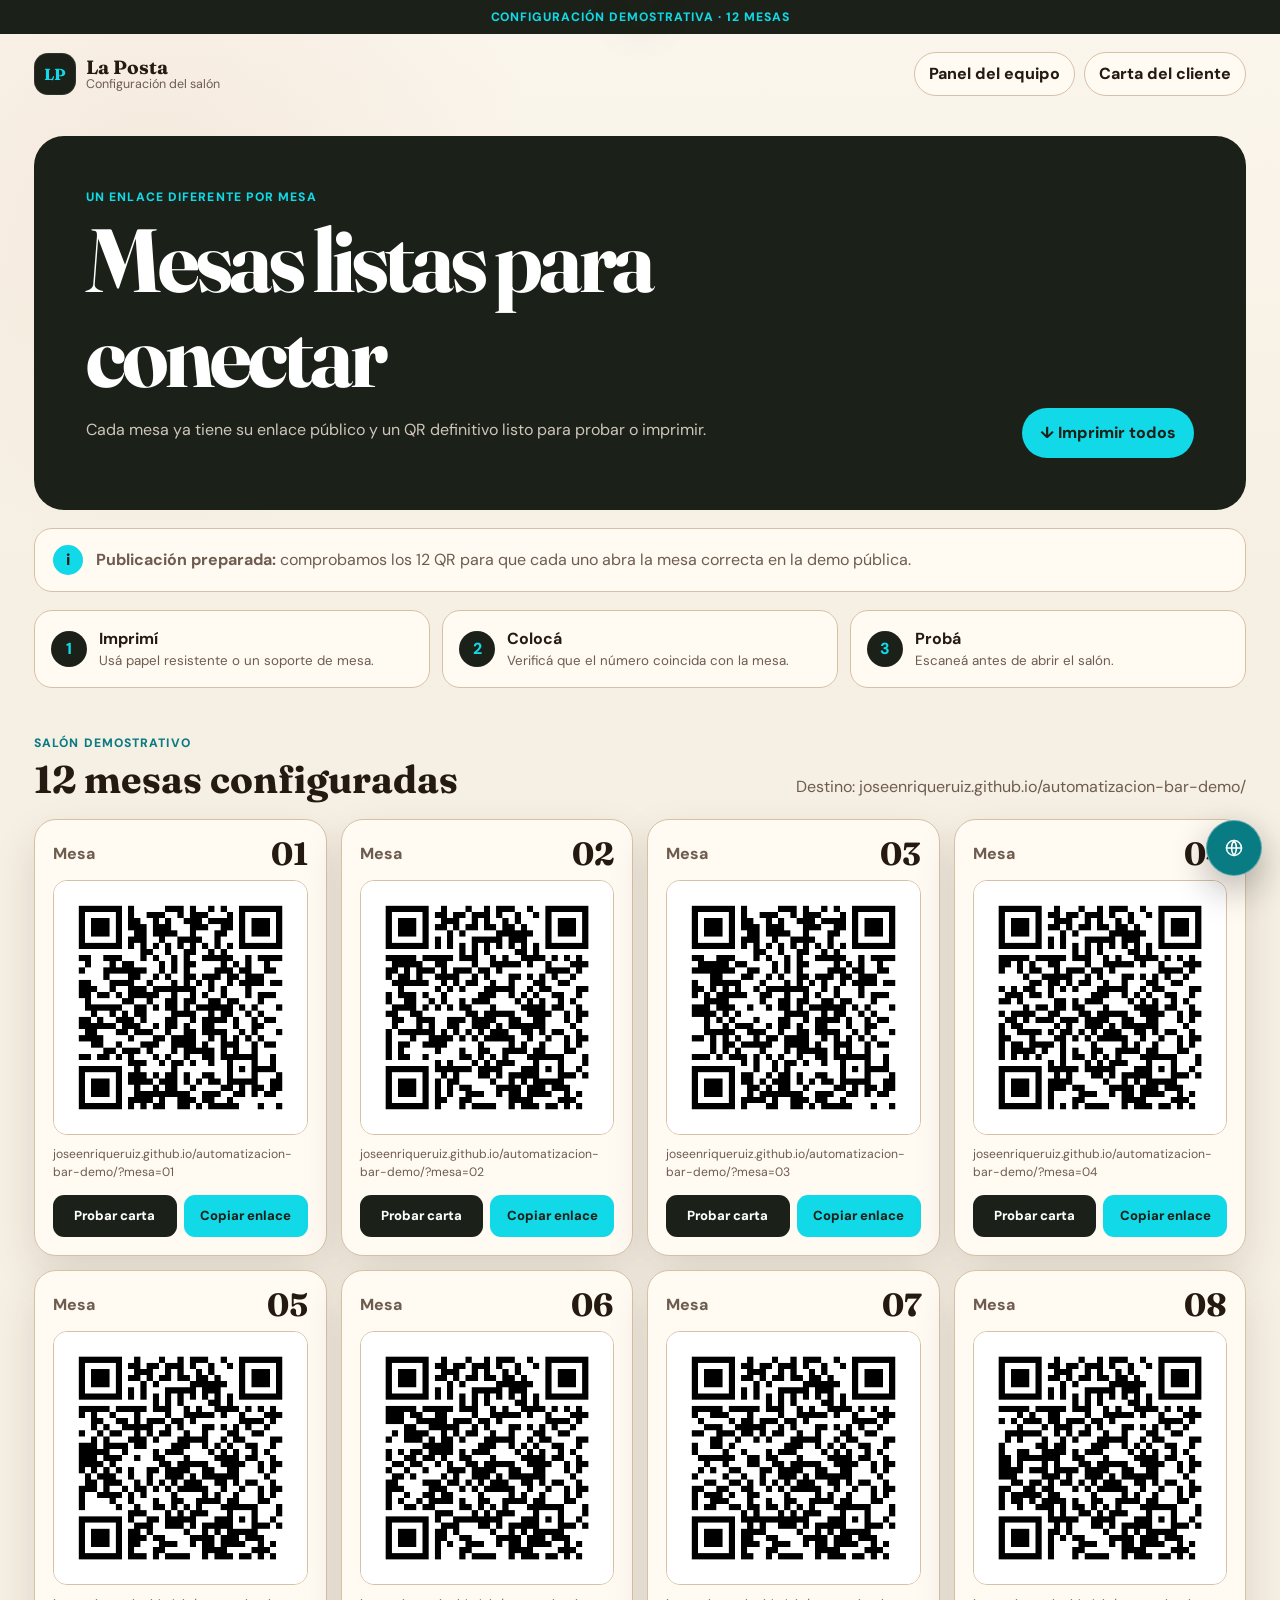
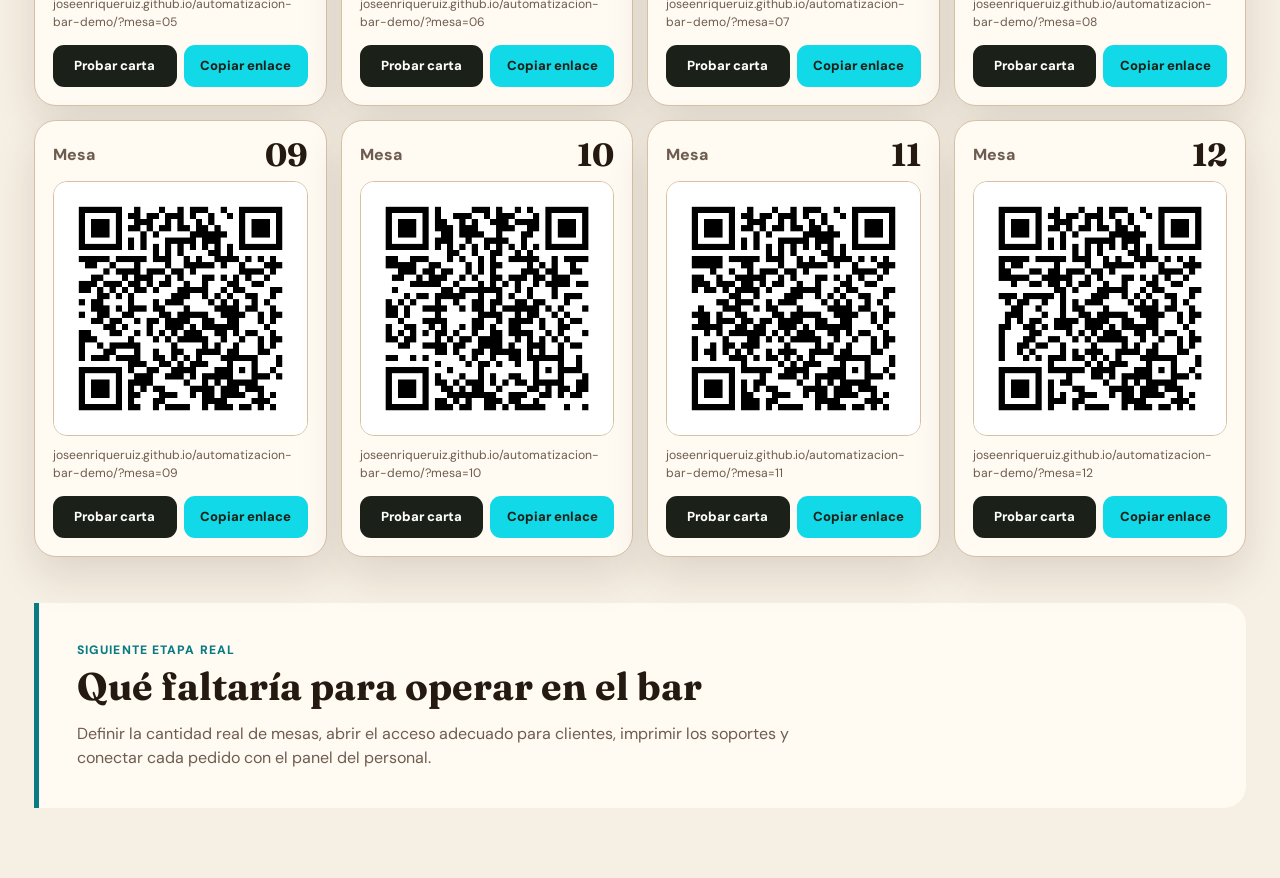
<file: configuracion.html>
<!doctype html>
<html lang="es-AR">
<head>
  <meta charset="utf-8">
  <meta name="viewport" content="width=device-width, initial-scale=1, viewport-fit=cover">
  <meta name="theme-color" content="#13100d">
  <meta name="description" content="Configuración demostrativa de códigos QR por mesa.">
  <title>La Posta del Valle · QR de mesas</title>
  <link rel="icon" type="image/svg+xml" href="data:image/svg+xml,%3Csvg xmlns='http://www.w3.org/2000/svg' viewBox='0 0 64 64'%3E%3Crect width='64' height='64' rx='16' fill='%2313100d'/%3E%3Cpath d='M16 18h32v6H16zm4 11h24l-3 20H23z' fill='%2311d9e7'/%3E%3C/svg%3E">
  <link rel="preconnect" href="https://fonts.googleapis.com">
  <link rel="preconnect" href="https://fonts.gstatic.com" crossorigin>
  <link href="https://fonts.googleapis.com/css2?family=DM+Sans:wght@400;500;600;700&family=Fraunces:opsz,wght@9..144,600;9..144,700&display=swap" rel="stylesheet">
  <link rel="stylesheet" href="configuracion.css?v=20260921a">
  <link rel="stylesheet" href="experience-widgets.css?v=20260918b">
  <link rel="stylesheet" href="brand-foundation.css?v=20260918a">
  <link rel="stylesheet" href="accessibility-bar.css?v=20260921a">
</head>
<body data-page="setup">
  <div class="demo-strip">CONFIGURACIÓN DEMOSTRATIVA · 12 MESAS</div>
  <header class="config-topbar">
    <a class="brand" href="carta.html?mesa=07" aria-label="Volver a la carta">
      <span class="brand-mark" aria-hidden="true" data-config="identity.mark">LP</span>
      <span><strong data-config="identity.primaryName">La Posta</strong><small>Configuración del salón</small></span>
    </a>
    <nav aria-label="Cambiar de vista">
      <a href="panel.html">Panel del equipo</a>
      <a href="carta.html?mesa=07">Carta del cliente</a>
    </nav>
  </header>

  <main>
    <section class="config-heading" aria-labelledby="config-title">
      <div>
        <p class="eyebrow">Un enlace diferente por mesa</p>
        <h1 id="config-title">Mesas listas para conectar</h1>
        <p>Cada mesa ya tiene su enlace público y un QR definitivo listo para probar o imprimir.</p>
      </div>
      <button class="print-all-btn" id="print-all" type="button"><span aria-hidden="true">↓</span> Imprimir todos</button>
    </section>

    <section class="access-notice" aria-labelledby="access-title">
      <div aria-hidden="true">i</div>
      <p><strong id="access-title">Publicación preparada:</strong> comprobamos los 12 QR para que cada uno abra la mesa correcta en la demo pública.</p>
    </section>

    <section class="setup-steps" aria-label="Cómo preparar las mesas">
      <article><span>1</span><div><strong>Imprimí</strong><small>Usá papel resistente o un soporte de mesa.</small></div></article>
      <article><span>2</span><div><strong>Colocá</strong><small>Verificá que el número coincida con la mesa.</small></div></article>
      <article><span>3</span><div><strong>Probá</strong><small>Escaneá antes de abrir el salón.</small></div></article>
    </section>

    <section aria-labelledby="tables-qr-title">
      <div class="section-heading">
        <div><p class="eyebrow">Salón demostrativo</p><h2 id="tables-qr-title">12 mesas configuradas</h2></div>
        <p id="qr-destination">Destino público pendiente</p>
      </div>
      <div class="qr-grid" id="qr-grid"></div>
      <noscript>Activá JavaScript para ver y administrar los códigos QR.</noscript>
    </section>

    <section class="future-note">
      <p class="eyebrow">Siguiente etapa real</p>
      <h2>Qué faltaría para operar en el bar</h2>
      <p>Definir la cantidad real de mesas, abrir el acceso adecuado para clientes, imprimir los soportes y conectar cada pedido con el panel del personal.</p>
    </section>
  </main>
  <div class="toast" id="config-toast" role="status" aria-live="polite"></div>
  <script src="site-config.js?v=20260921a"></script>
  <script src="apply-site-config.js?v=20260918a"></script>
  <script src="configuracion.js?v=20260921a"></script>
  <script src="experience-widgets.js?v=20260918b"></script>
  <script src="accessibility-bar.js?v=20260921a"></script>
</body>
</html>
</file>
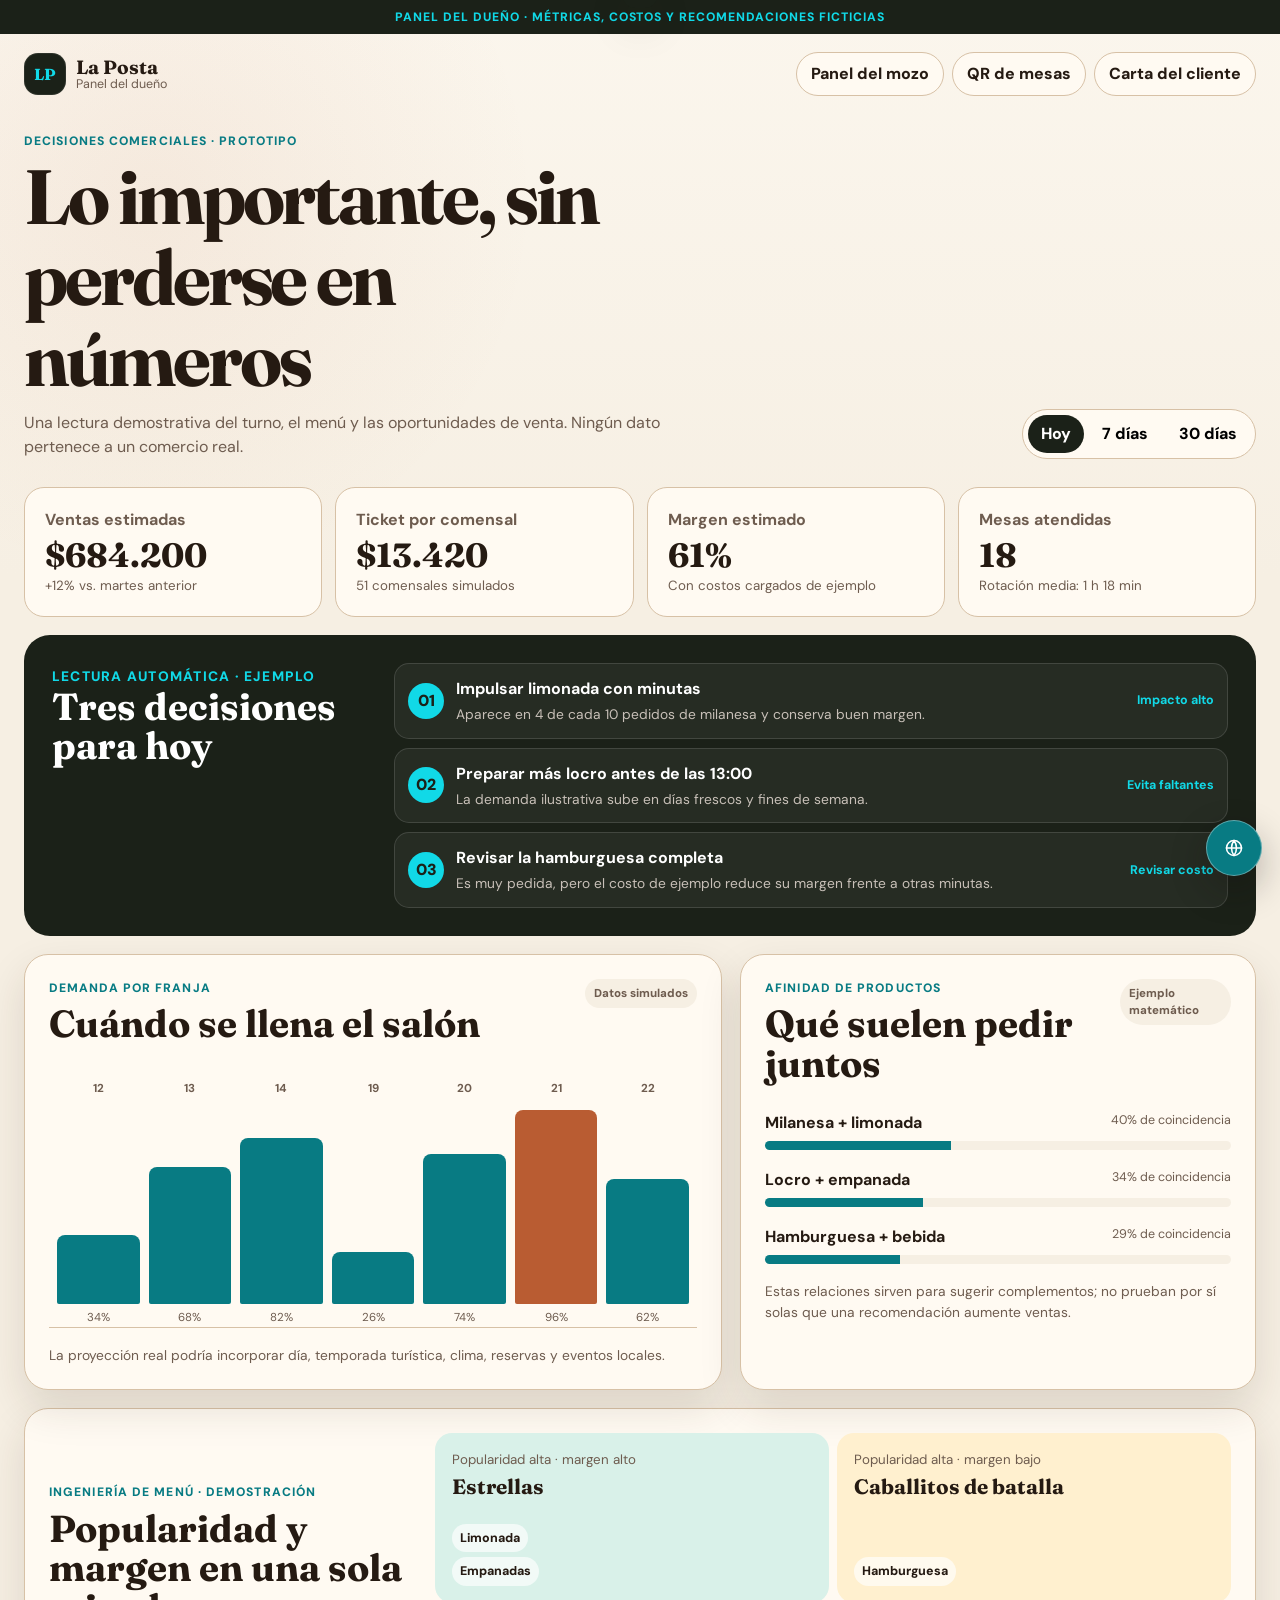
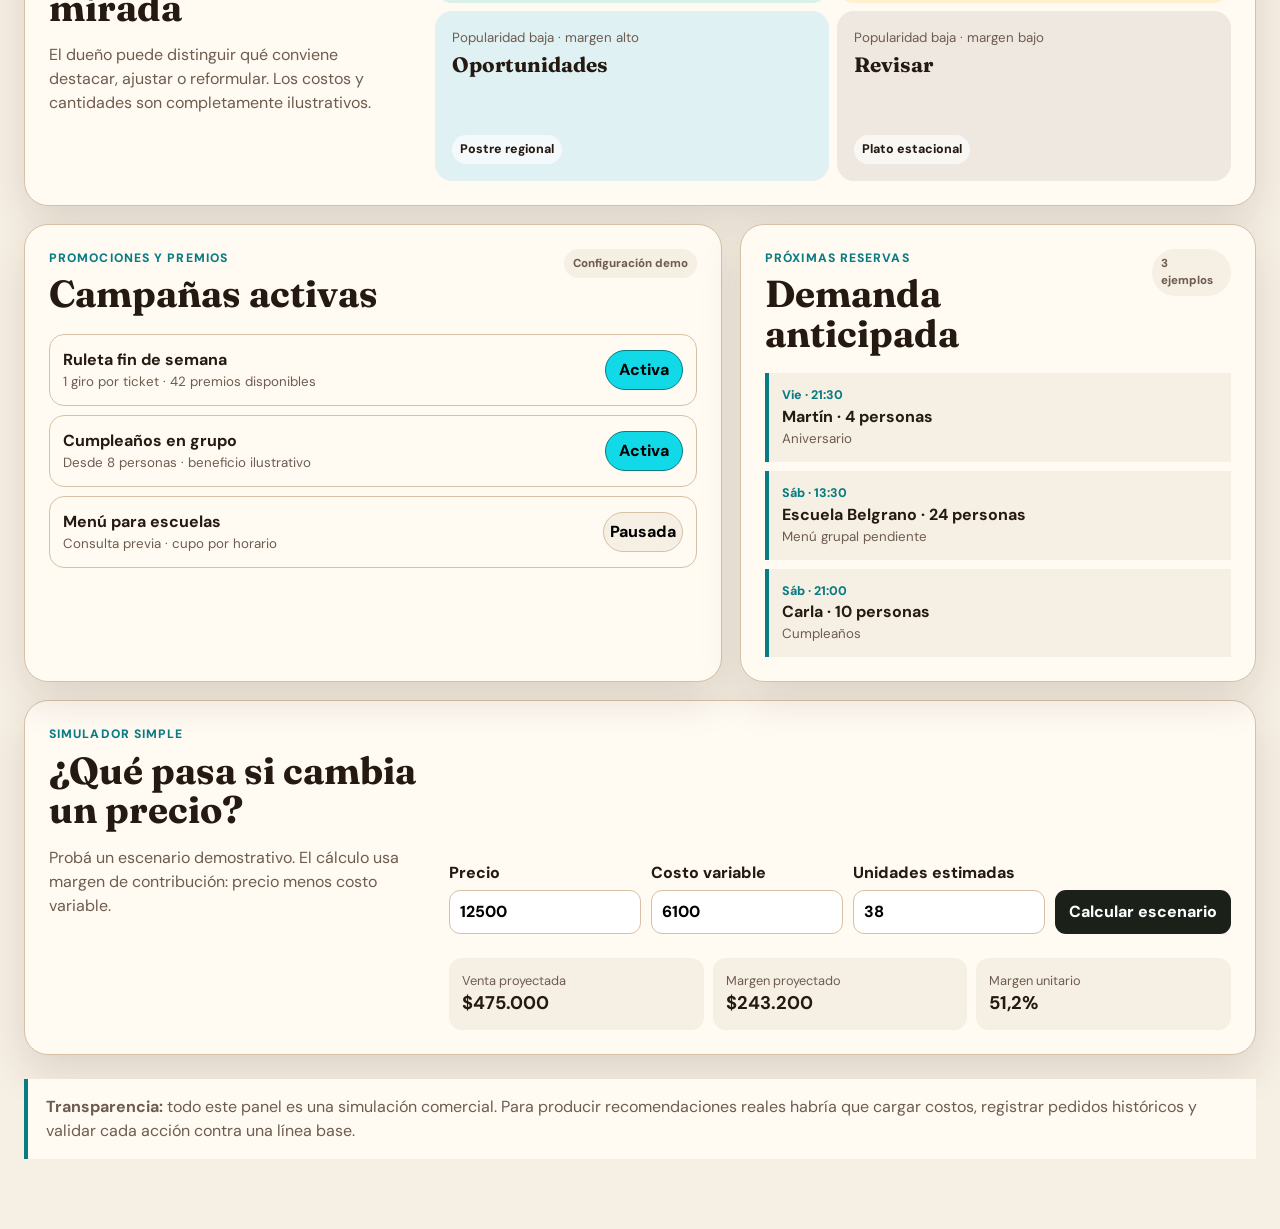
<file: dueno.html>
<!doctype html>
<html lang="es-AR">
<head>
  <meta charset="utf-8">
  <meta name="viewport" content="width=device-width, initial-scale=1, viewport-fit=cover">
  <meta name="theme-color" content="#13100d">
  <meta name="description" content="Panel demostrativo del dueño para analizar ventas, demanda, menú y promociones.">
  <title>La Posta del Valle · Panel del dueño demo</title>
  <link rel="icon" type="image/svg+xml" href="data:image/svg+xml,%3Csvg xmlns='http://www.w3.org/2000/svg' viewBox='0 0 64 64'%3E%3Crect width='64' height='64' rx='16' fill='%2313100d'/%3E%3Cpath d='M16 18h32v6H16zm4 11h24l-3 20H23z' fill='%2311d9e7'/%3E%3C/svg%3E">
  <link rel="preconnect" href="https://fonts.googleapis.com">
  <link rel="preconnect" href="https://fonts.gstatic.com" crossorigin>
  <link href="https://fonts.googleapis.com/css2?family=DM+Sans:wght@400;500;600;700&family=Fraunces:opsz,wght@9..144,600;9..144,700&display=swap" rel="stylesheet">
  <link rel="stylesheet" href="dueno.css?v=20260916c">
  <link rel="stylesheet" href="experience-widgets.css?v=20260918b">
  <link rel="stylesheet" href="brand-foundation.css?v=20260918a">
  <link rel="stylesheet" href="accessibility-bar.css?v=20260921a">
</head>
<body data-page="owner">
  <div class="demo-strip">PANEL DEL DUEÑO · MÉTRICAS, COSTOS Y RECOMENDACIONES FICTICIAS</div>
  <header class="owner-topbar">
    <a class="brand" href="carta.html?mesa=07" aria-label="Volver a la carta"><span class="brand-mark" data-config="identity.mark">LP</span><span><strong data-config="identity.primaryName">La Posta</strong><small>Panel del dueño</small></span></a>
    <nav aria-label="Cambiar de vista"><a href="panel.html">Panel del mozo</a><a href="configuracion.html">QR de mesas</a><a href="carta.html?mesa=07">Carta del cliente</a></nav>
  </header>

  <main>
    <section class="owner-heading">
      <div><p class="eyebrow">Decisiones comerciales · prototipo</p><h1>Lo importante, sin perderse en números</h1><p>Una lectura demostrativa del turno, el menú y las oportunidades de venta. Ningún dato pertenece a un comercio real.</p></div>
      <div class="period-switch" role="group" aria-label="Período de análisis"><button class="active" data-period="hoy">Hoy</button><button data-period="semana">7 días</button><button data-period="mes">30 días</button></div>
    </section>

    <section class="owner-metrics" aria-label="Indicadores demostrativos">
      <article><span>Ventas estimadas</span><strong id="metric-sales">$684.200</strong><small id="metric-sales-note">+12% vs. martes anterior</small></article>
      <article><span>Ticket por comensal</span><strong id="metric-ticket">$13.420</strong><small>51 comensales simulados</small></article>
      <article><span>Margen estimado</span><strong id="metric-margin">61%</strong><small>Con costos cargados de ejemplo</small></article>
      <article><span>Mesas atendidas</span><strong id="metric-tables">18</strong><small>Rotación media: 1 h 18 min</small></article>
    </section>

    <section class="decision-brief" aria-labelledby="brief-title">
      <div><p class="eyebrow">Lectura automática · ejemplo</p><h2 id="brief-title">Tres decisiones para hoy</h2></div>
      <ol>
        <li><span>01</span><div><strong>Impulsar limonada con minutas</strong><p>Aparece en 4 de cada 10 pedidos de milanesa y conserva buen margen.</p></div><b>Impacto alto</b></li>
        <li><span>02</span><div><strong>Preparar más locro antes de las 13:00</strong><p>La demanda ilustrativa sube en días frescos y fines de semana.</p></div><b>Evita faltantes</b></li>
        <li><span>03</span><div><strong>Revisar la hamburguesa completa</strong><p>Es muy pedida, pero el costo de ejemplo reduce su margen frente a otras minutas.</p></div><b>Revisar costo</b></li>
      </ol>
    </section>

    <div class="analytics-grid">
      <section class="owner-card sales-card" aria-labelledby="sales-title">
        <div class="card-heading"><div><p class="eyebrow">Demanda por franja</p><h2 id="sales-title">Cuándo se llena el salón</h2></div><span>Datos simulados</span></div>
        <div class="hour-chart" aria-label="Gráfico demostrativo de demanda por horario">
          <div style="--bar:34%"><b>12</b><span></span><small>34%</small></div><div style="--bar:68%"><b>13</b><span></span><small>68%</small></div><div style="--bar:82%"><b>14</b><span></span><small>82%</small></div><div style="--bar:26%"><b>19</b><span></span><small>26%</small></div><div style="--bar:74%"><b>20</b><span></span><small>74%</small></div><div style="--bar:96%"><b>21</b><span></span><small>96%</small></div><div style="--bar:62%"><b>22</b><span></span><small>62%</small></div>
        </div>
        <p class="card-note">La proyección real podría incorporar día, temporada turística, clima, reservas y eventos locales.</p>
      </section>

      <section class="owner-card association-card" aria-labelledby="association-title">
        <div class="card-heading"><div><p class="eyebrow">Afinidad de productos</p><h2 id="association-title">Qué suelen pedir juntos</h2></div><span>Ejemplo matemático</span></div>
        <div class="association-list">
          <article><strong>Milanesa + limonada</strong><span>40% de coincidencia</span><i style="--match:40%"></i></article>
          <article><strong>Locro + empanada</strong><span>34% de coincidencia</span><i style="--match:34%"></i></article>
          <article><strong>Hamburguesa + bebida</strong><span>29% de coincidencia</span><i style="--match:29%"></i></article>
        </div>
        <p class="card-note">Estas relaciones sirven para sugerir complementos; no prueban por sí solas que una recomendación aumente ventas.</p>
      </section>
    </div>

    <section class="menu-science" aria-labelledby="menu-science-title">
      <div class="menu-science-copy"><p class="eyebrow">Ingeniería de menú · demostración</p><h2 id="menu-science-title">Popularidad y margen en una sola mirada</h2><p>El dueño puede distinguir qué conviene destacar, ajustar o reformular. Los costos y cantidades son completamente ilustrativos.</p></div>
      <div class="menu-matrix" role="img" aria-label="Matriz demostrativa de productos por popularidad y margen">
        <div class="matrix-quadrant star"><small>Popularidad alta · margen alto</small><strong>Estrellas</strong><span>Limonada</span><span>Empanadas</span></div>
        <div class="matrix-quadrant workhorse"><small>Popularidad alta · margen bajo</small><strong>Caballitos de batalla</strong><span>Hamburguesa</span></div>
        <div class="matrix-quadrant puzzle"><small>Popularidad baja · margen alto</small><strong>Oportunidades</strong><span>Postre regional</span></div>
        <div class="matrix-quadrant review"><small>Popularidad baja · margen bajo</small><strong>Revisar</strong><span>Plato estacional</span></div>
      </div>
    </section>

    <div class="business-grid">
      <section class="owner-card" aria-labelledby="campaign-title">
        <div class="card-heading"><div><p class="eyebrow">Promociones y premios</p><h2 id="campaign-title">Campañas activas</h2></div><span>Configuración demo</span></div>
        <div class="campaign-list">
          <article><div><strong>Ruleta fin de semana</strong><small>1 giro por ticket · 42 premios disponibles</small></div><button type="button" class="campaign-toggle active" aria-pressed="true">Activa</button></article>
          <article><div><strong>Cumpleaños en grupo</strong><small>Desde 8 personas · beneficio ilustrativo</small></div><button type="button" class="campaign-toggle active" aria-pressed="true">Activa</button></article>
          <article><div><strong>Menú para escuelas</strong><small>Consulta previa · cupo por horario</small></div><button type="button" class="campaign-toggle" aria-pressed="false">Pausada</button></article>
        </div>
      </section>

      <section class="owner-card" aria-labelledby="booking-title">
        <div class="card-heading"><div><p class="eyebrow">Próximas reservas</p><h2 id="booking-title">Demanda anticipada</h2></div><span>3 ejemplos</span></div>
        <div class="booking-list"><article><time>Vie · 21:30</time><strong>Martín · 4 personas</strong><small>Aniversario</small></article><article><time>Sáb · 13:30</time><strong>Escuela Belgrano · 24 personas</strong><small>Menú grupal pendiente</small></article><article><time>Sáb · 21:00</time><strong>Carla · 10 personas</strong><small>Cumpleaños</small></article></div>
      </section>
    </div>

    <section class="scenario-card" aria-labelledby="scenario-title">
      <div><p class="eyebrow">Simulador simple</p><h2 id="scenario-title">¿Qué pasa si cambia un precio?</h2><p>Probá un escenario demostrativo. El cálculo usa margen de contribución: precio menos costo variable.</p></div>
      <form id="scenario-form"><label>Precio<input id="scenario-price" type="number" min="0" step="100" value="12500"></label><label>Costo variable<input id="scenario-cost" type="number" min="0" step="100" value="6100"></label><label>Unidades estimadas<input id="scenario-units" type="number" min="1" step="1" value="38"></label><button type="submit">Calcular escenario</button></form>
      <div class="scenario-result" id="scenario-result"><span>Venta proyectada <strong>$475.000</strong></span><span>Margen proyectado <strong>$243.200</strong></span><span>Margen unitario <strong>51,2%</strong></span></div>
    </section>

    <p class="prototype-note"><strong>Transparencia:</strong> todo este panel es una simulación comercial. Para producir recomendaciones reales habría que cargar costos, registrar pedidos históricos y validar cada acción contra una línea base.</p>
  </main>
  <div class="toast" id="owner-toast" role="status" aria-live="polite"></div>
  <script src="site-config.js?v=20260921a"></script>
  <script src="apply-site-config.js?v=20260918a"></script>
  <script src="dueno.js?v=20260916c"></script>
  <script src="experience-widgets.js?v=20260918b"></script>
  <script src="accessibility-bar.js?v=20260921a"></script>
</body>
</html>
</file>
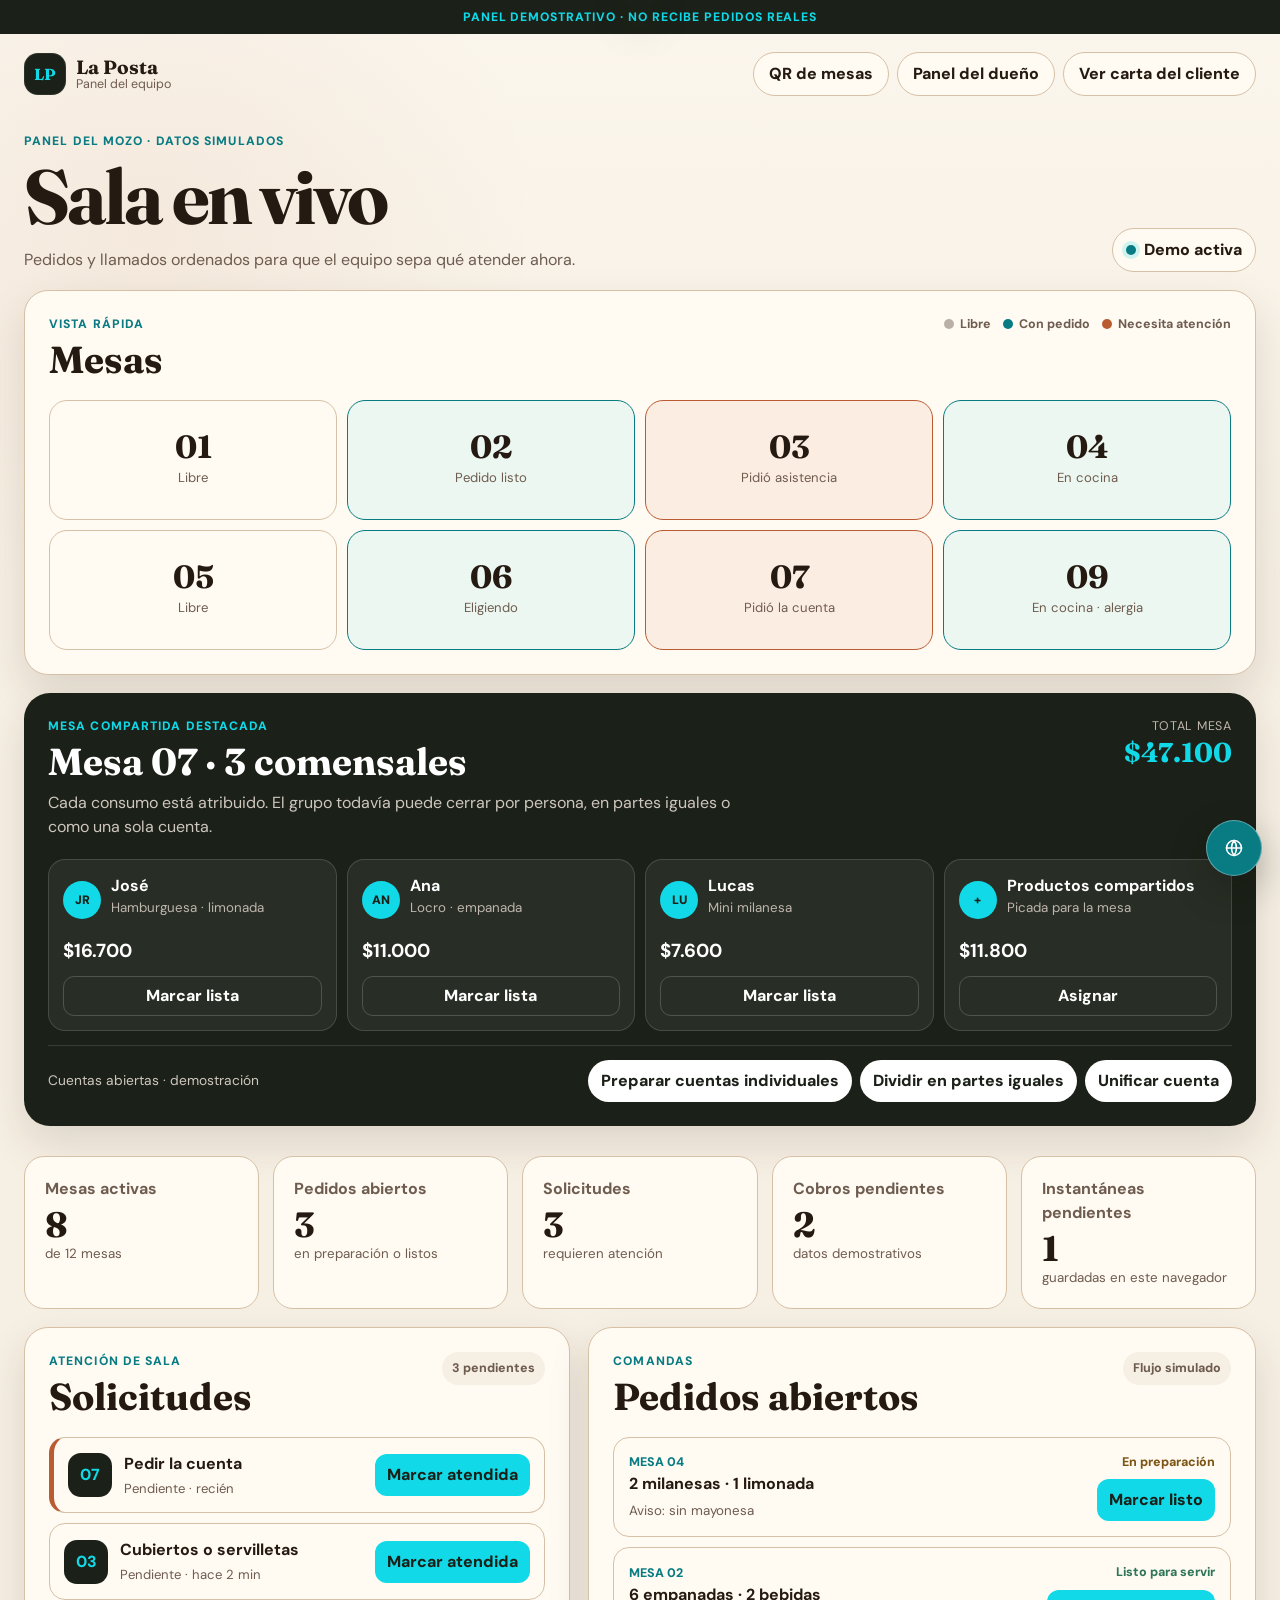
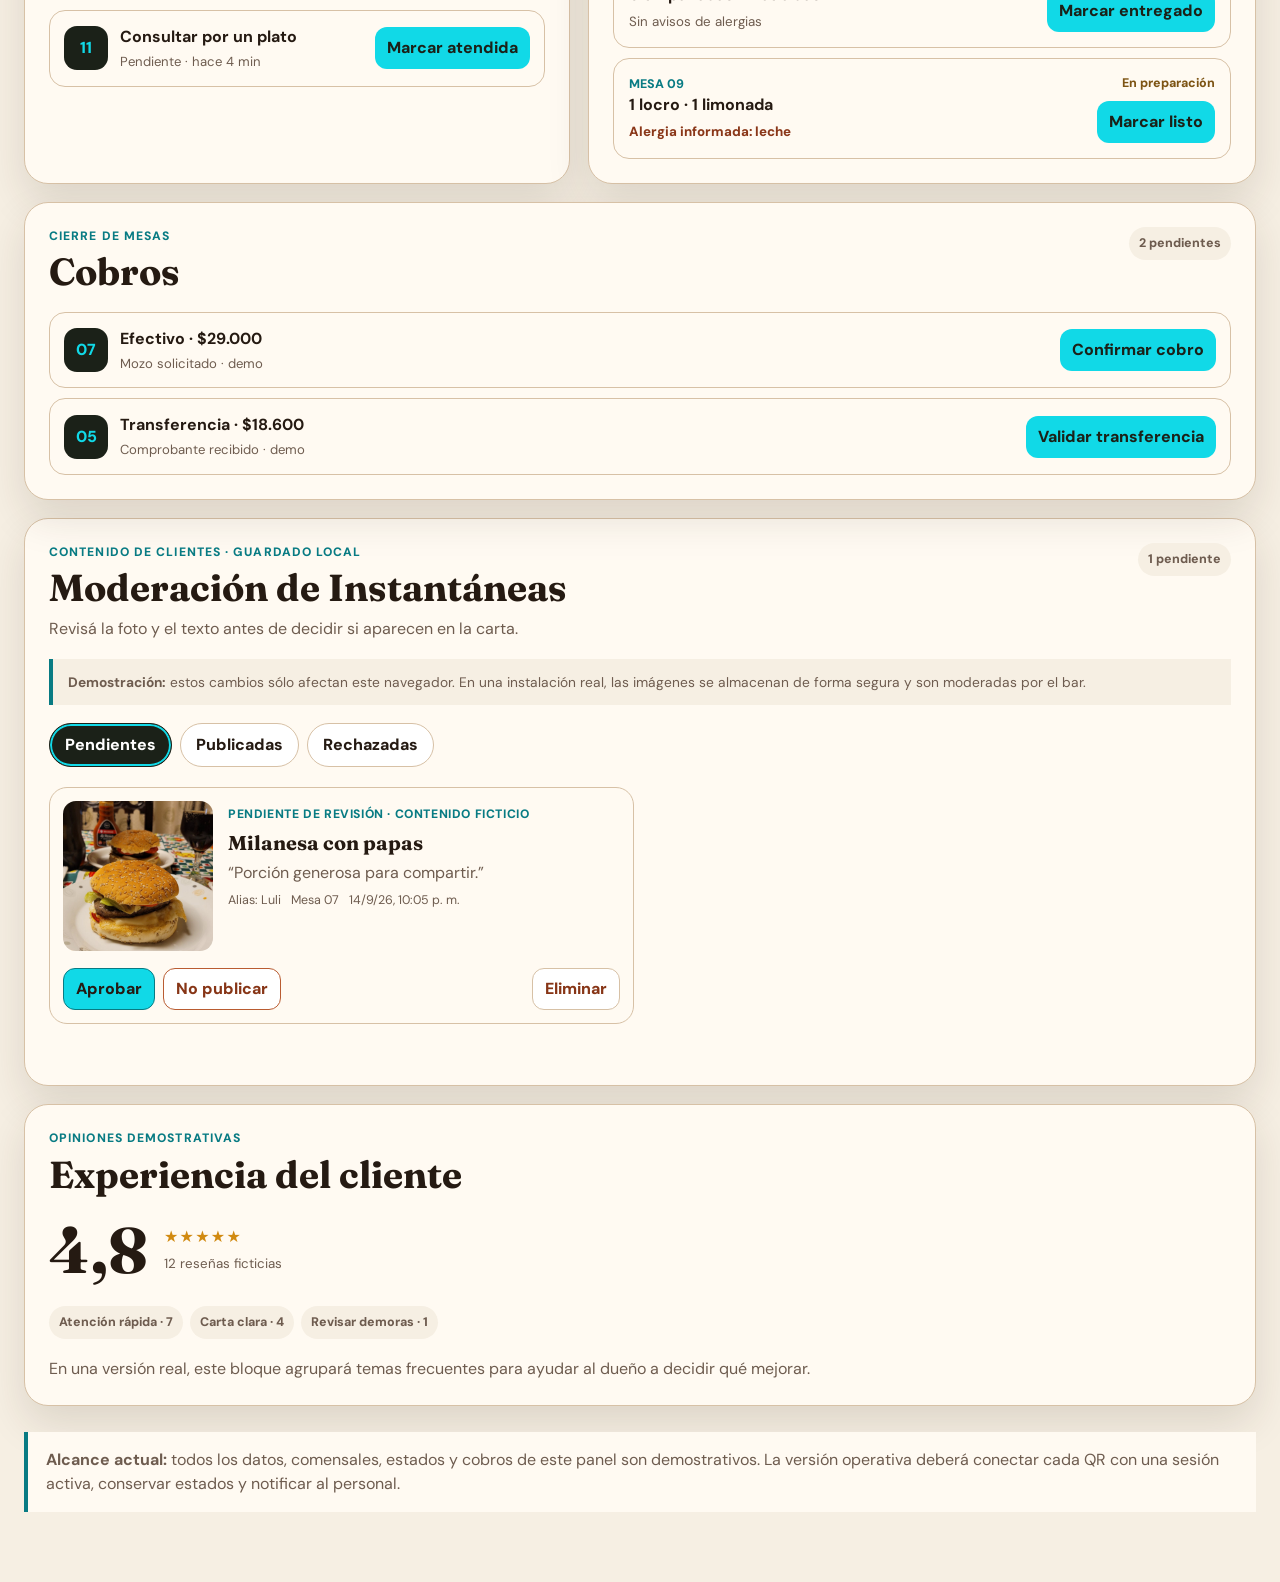
<file: panel.html>
<!doctype html>
<html lang="es-AR">
<head>
  <meta charset="utf-8">
  <meta name="viewport" content="width=device-width, initial-scale=1, viewport-fit=cover">
  <meta name="theme-color" content="#13100d">
  <meta name="description" content="Panel operativo demostrativo para pedidos y solicitudes por mesa.">
  <title>La Posta del Valle · Panel demo</title>
  <link rel="icon" type="image/svg+xml" href="data:image/svg+xml,%3Csvg xmlns='http://www.w3.org/2000/svg' viewBox='0 0 64 64'%3E%3Crect width='64' height='64' rx='16' fill='%2313100d'/%3E%3Cpath d='M16 18h32v6H16zm4 11h24l-3 20H23z' fill='%2311d9e7'/%3E%3C/svg%3E">
  <link rel="preconnect" href="https://fonts.googleapis.com">
  <link rel="preconnect" href="https://fonts.gstatic.com" crossorigin>
  <link href="https://fonts.googleapis.com/css2?family=DM+Sans:wght@400;500;600;700&family=Fraunces:opsz,wght@9..144,600;9..144,700&display=swap" rel="stylesheet">
  <link rel="stylesheet" href="panel.css?v=20260916c">
  <link rel="stylesheet" href="experience-widgets.css?v=20260918b">
  <link rel="stylesheet" href="brand-foundation.css?v=20260918a">
  <link rel="stylesheet" href="accessibility-bar.css?v=20260921a">
</head>
<body data-page="team">
  <div class="demo-strip">PANEL DEMOSTRATIVO · NO RECIBE PEDIDOS REALES</div>
  <header class="panel-topbar">
    <a class="brand" href="carta.html?mesa=07" aria-label="Volver a la carta de cliente">
      <span class="brand-mark" aria-hidden="true" data-config="identity.mark">LP</span>
      <span><strong data-config="identity.primaryName">La Posta</strong><small>Panel del equipo</small></span>
    </a>
    <div class="topbar-links">
      <a class="customer-link" href="configuracion.html">QR de mesas</a>
      <a class="customer-link" href="dueno.html">Panel del dueño</a>
      <a class="customer-link" href="carta.html?mesa=07">Ver carta del cliente</a>
    </div>
  </header>

  <main>
    <section class="dashboard-heading" aria-labelledby="dashboard-title">
      <div>
        <p class="eyebrow">Panel del mozo · datos simulados</p>
        <h1 id="dashboard-title">Sala en vivo</h1>
        <p>Pedidos y llamados ordenados para que el equipo sepa qué atender ahora.</p>
      </div>
      <div class="live-chip"><span aria-hidden="true"></span> Demo activa</div>
    </section>

    <section class="tables-card" aria-labelledby="tables-title">
      <div class="card-heading">
        <div><p class="eyebrow">Vista rápida</p><h2 id="tables-title">Mesas</h2></div>
        <div class="legend"><span><i class="free"></i>Libre</span><span><i class="occupied"></i>Con pedido</span><span><i class="attention"></i>Necesita atención</span></div>
      </div>
      <div class="tables-grid">
        <article class="table-tile free"><strong>01</strong><span>Libre</span></article>
        <article class="table-tile occupied"><strong>02</strong><span>Pedido listo</span></article>
        <article class="table-tile attention"><strong>03</strong><span>Pidió asistencia</span></article>
        <article class="table-tile occupied"><strong>04</strong><span>En cocina</span></article>
        <article class="table-tile free"><strong>05</strong><span>Libre</span></article>
        <article class="table-tile occupied"><strong>06</strong><span>Eligiendo</span></article>
        <article class="table-tile attention"><strong>07</strong><span>Pidió la cuenta</span></article>
        <article class="table-tile occupied"><strong>09</strong><span>En cocina · alergia</span></article>
      </div>
    </section>

    <section class="shared-account-card" aria-labelledby="shared-account-title">
      <div class="shared-account-heading">
        <div>
          <p class="eyebrow">Mesa compartida destacada</p>
          <h2 id="shared-account-title">Mesa 07 · 3 comensales</h2>
          <p>Cada consumo está atribuido. El grupo todavía puede cerrar por persona, en partes iguales o como una sola cuenta.</p>
        </div>
        <span class="account-total">Total mesa <strong>$47.100</strong></span>
      </div>
      <div class="diner-account-grid">
        <article><span class="diner-avatar">JR</span><div><strong>José</strong><small>Hamburguesa · limonada</small></div><b>$16.700</b><button type="button" class="account-ready">Marcar lista</button></article>
        <article><span class="diner-avatar">AN</span><div><strong>Ana</strong><small>Locro · empanada</small></div><b>$11.000</b><button type="button" class="account-ready">Marcar lista</button></article>
        <article><span class="diner-avatar">LU</span><div><strong>Lucas</strong><small>Mini milanesa</small></div><b>$7.600</b><button type="button" class="account-ready">Marcar lista</button></article>
        <article class="shared-products"><span class="diner-avatar">+</span><div><strong>Productos compartidos</strong><small>Picada para la mesa</small></div><b>$11.800</b><button type="button" class="account-ready">Asignar</button></article>
      </div>
      <div class="account-actions">
        <span id="account-state">Cuentas abiertas · demostración</span>
        <button type="button" data-account-mode="individual">Preparar cuentas individuales</button>
        <button type="button" data-account-mode="equal">Dividir en partes iguales</button>
        <button type="button" data-account-mode="single">Unificar cuenta</button>
      </div>
    </section>

    <section class="metrics" aria-label="Resumen demostrativo del turno">
      <article><span>Mesas activas</span><strong>8</strong><small>de 12 mesas</small></article>
      <article><span>Pedidos abiertos</span><strong id="open-orders-count">3</strong><small>en preparación o listos</small></article>
      <article><span>Solicitudes</span><strong id="requests-count">3</strong><small>requieren atención</small></article>
      <article><span>Cobros pendientes</span><strong id="payments-count">2</strong><small>datos demostrativos</small></article>
      <article><span>Instantáneas pendientes</span><strong id="snapshots-pending-count">0</strong><small>guardadas en este navegador</small></article>
    </section>

    <div class="operation-grid">
      <section class="panel-card" aria-labelledby="requests-title">
        <div class="card-heading">
          <div><p class="eyebrow">Atención de sala</p><h2 id="requests-title">Solicitudes</h2></div>
          <span class="count-badge" id="requests-badge">3 pendientes</span>
        </div>
        <div class="request-list">
          <article class="request-row priority" data-request>
            <div class="table-number">07</div>
            <div><strong>Pedir la cuenta</strong><span class="request-state">Pendiente · recién</span></div>
            <button type="button" class="resolve-request">Marcar atendida</button>
          </article>
          <article class="request-row" data-request>
            <div class="table-number">03</div>
            <div><strong>Cubiertos o servilletas</strong><span class="request-state">Pendiente · hace 2 min</span></div>
            <button type="button" class="resolve-request">Marcar atendida</button>
          </article>
          <article class="request-row" data-request>
            <div class="table-number">11</div>
            <div><strong>Consultar por un plato</strong><span class="request-state">Pendiente · hace 4 min</span></div>
            <button type="button" class="resolve-request">Marcar atendida</button>
          </article>
        </div>
      </section>

      <section class="panel-card" aria-labelledby="orders-title">
        <div class="card-heading">
          <div><p class="eyebrow">Comandas</p><h2 id="orders-title">Pedidos abiertos</h2></div>
          <span class="count-badge">Flujo simulado</span>
        </div>
        <div class="order-list">
          <article class="kitchen-order" data-order data-state="kitchen">
            <div><span class="order-table">Mesa 04</span><strong>2 milanesas · 1 limonada</strong><small>Aviso: sin mayonesa</small></div>
            <div class="order-actions"><span class="order-state kitchen">En preparación</span><button type="button" class="advance-order">Marcar listo</button></div>
          </article>
          <article class="kitchen-order" data-order data-state="ready">
            <div><span class="order-table">Mesa 02</span><strong>6 empanadas · 2 bebidas</strong><small>Sin avisos de alergias</small></div>
            <div class="order-actions"><span class="order-state ready">Listo para servir</span><button type="button" class="advance-order">Marcar entregado</button></div>
          </article>
          <article class="kitchen-order" data-order data-state="kitchen">
            <div><span class="order-table">Mesa 09</span><strong>1 locro · 1 limonada</strong><small class="allergy-note">Alergia informada: leche</small></div>
            <div class="order-actions"><span class="order-state kitchen">En preparación</span><button type="button" class="advance-order">Marcar listo</button></div>
          </article>
        </div>
      </section>
    </div>

    <div class="business-grid business-grid--single">
      <section class="panel-card" aria-labelledby="payments-title">
        <div class="card-heading">
          <div><p class="eyebrow">Cierre de mesas</p><h2 id="payments-title">Cobros</h2></div>
          <span class="count-badge" id="payments-badge">2 pendientes</span>
        </div>
        <div class="payment-queue">
          <article class="payment-row" data-payment>
            <div class="table-number">07</div>
            <div><strong>Efectivo · $29.000</strong><span class="payment-row-state">Mozo solicitado · demo</span></div>
            <button type="button" class="confirm-payment">Confirmar cobro</button>
          </article>
          <article class="payment-row" data-payment>
            <div class="table-number">05</div>
            <div><strong>Transferencia · $18.600</strong><span class="payment-row-state">Comprobante recibido · demo</span></div>
            <button type="button" class="confirm-payment">Validar transferencia</button>
          </article>
        </div>
      </section>

    </div>

    <section class="moderation-card" aria-labelledby="moderation-title">
      <div class="moderation-heading">
        <div>
          <p class="eyebrow">Contenido de clientes · guardado local</p>
          <h2 id="moderation-title">Moderación de Instantáneas</h2>
          <p>Revisá la foto y el texto antes de decidir si aparecen en la carta.</p>
        </div>
        <span class="count-badge" id="moderation-pending-badge">0 pendientes</span>
      </div>
      <div class="moderation-notice"><strong>Demostración:</strong> estos cambios sólo afectan este navegador. En una instalación real, las imágenes se almacenan de forma segura y son moderadas por el bar.</div>
      <div class="moderation-filters" role="tablist" aria-label="Filtrar instantáneas">
        <button type="button" role="tab" aria-selected="true" data-snapshot-filter="pending">Pendientes</button>
        <button type="button" role="tab" aria-selected="false" data-snapshot-filter="approved">Publicadas</button>
        <button type="button" role="tab" aria-selected="false" data-snapshot-filter="rejected">Rechazadas</button>
      </div>
      <div class="moderation-grid" id="moderation-grid" aria-live="polite" aria-busy="true"></div>
      <p class="moderation-status" id="moderation-status" role="status" aria-live="polite"></p>
    </section>

    <section class="panel-card feedback-overview feedback-overview--secondary" aria-labelledby="feedback-overview-title">
      <div><p class="eyebrow">Opiniones demostrativas</p><h2 id="feedback-overview-title">Experiencia del cliente</h2></div>
      <div class="rating-summary"><strong>4,8</strong><div><span aria-label="5 de 5 estrellas">★★★★★</span><small>12 reseñas ficticias</small></div></div>
      <div class="feedback-tags"><span>Atención rápida · 7</span><span>Carta clara · 4</span><span>Revisar demoras · 1</span></div>
      <p>En una versión real, este bloque agrupará temas frecuentes para ayudar al dueño a decidir qué mejorar.</p>
    </section>

    <p class="prototype-note"><strong>Alcance actual:</strong> todos los datos, comensales, estados y cobros de este panel son demostrativos. La versión operativa deberá conectar cada QR con una sesión activa, conservar estados y notificar al personal.</p>
  </main>
  <div class="toast" id="panel-toast" role="status" aria-live="polite"></div>
  <script src="site-config.js?v=20260921a"></script>
  <script src="apply-site-config.js?v=20260918a"></script>
  <script src="snapshots-db.js?v=20260921a"></script>
  <script src="panel.js?v=20260916c"></script>
  <script src="experience-widgets.js?v=20260918b"></script>
  <script src="accessibility-bar.js?v=20260921a"></script>
</body>
</html>
</file>
<file: landing.css>
* { box-sizing: border-box; }
html { scroll-behavior: smooth; }
body { margin: 0; min-width: 280px; color: var(--ink); font: 16px/1.55 "DM Sans", system-ui, sans-serif; overflow-x: hidden; }
button, input, select { font: inherit; }
button { cursor: pointer; }
img { max-width: 100%; }
.sr-only { position: absolute; width: 1px; height: 1px; padding: 0; margin: -1px; overflow: hidden; clip: rect(0,0,0,0); white-space: nowrap; border: 0; }
.skip-link { position: fixed; left: 14px; top: 12px; z-index: 100; transform: translateY(-160%); padding: 10px 14px; border-radius: 10px; background: var(--accent); color: var(--dark); font-weight: 800; }
.skip-link:focus { transform: translateY(0); }
.demo-strip { padding: 7px 18px; text-align: center; font-size: .75rem; font-weight: 800; letter-spacing: .09em; }
.landing-header { max-width: 1320px; min-height: 78px; margin: auto; padding: 14px 24px; display: flex; align-items: center; justify-content: space-between; gap: 24px; }
.landing-brand { display: flex; align-items: center; gap: 11px; color: inherit; text-decoration: none; }
.landing-brand .brand-mark { width: 46px; height: 46px; display: grid; place-items: center; color: var(--accent); font: 700 1rem/1 "Fraunces", Georgia, serif; }
.landing-brand strong, .landing-brand small { display: block; line-height: 1.05; }
.landing-brand strong { font: 700 1.24rem/1.05 "Fraunces", Georgia, serif; }
.landing-brand small { margin-top: 4px; color: var(--ink-soft); font-size: .73rem; }
.landing-nav { display: flex; align-items: center; gap: 22px; }
.landing-nav a, .text-action { border: 0; padding: 8px 0; background: transparent; color: var(--ink-soft); text-decoration: none; font-weight: 700; }
.landing-nav a:hover, .landing-nav a:focus-visible, .text-action:hover, .text-action:focus-visible { color: var(--accent-dark); }
.landing-nav .nav-cta { min-height: 46px; display: inline-flex; align-items: center; padding: 10px 18px; border-radius: 999px; background: var(--dark); color: white; }
.landing-nav .nav-cta:hover, .landing-nav .nav-cta:focus-visible { background: var(--accent-dark); color: white; }
.menu-toggle { display: none; min-height: 44px; border: 1px solid var(--line); border-radius: 999px; padding: 8px 14px; background: var(--surface); color: var(--ink); font-weight: 800; }
main { max-width: 1320px; margin: auto; padding: 0 24px 76px; }
.hero { min-height: min(760px, calc(100vh - 120px)); position: relative; display: grid; align-items: end; overflow: hidden; border-radius: 34px; isolation: isolate; background: var(--dark); color: white; box-shadow: var(--shadow); }
.hero-image, .hero-shade { position: absolute; inset: 0; width: 100%; height: 100%; }
.hero-image { z-index: -2; object-fit: cover; object-position: center; }
.hero-shade { z-index: -1; background: linear-gradient(90deg, rgba(20,22,16,.9) 0%, rgba(20,22,16,.67) 42%, rgba(20,22,16,.12) 76%), linear-gradient(0deg, rgba(20,22,16,.7), transparent 45%); }
.hero-content { max-width: 760px; padding: clamp(36px, 7vw, 88px); align-self: center; }
.hero-kicker, .eyebrow { margin: 0 0 11px; color: var(--accent-dark); text-transform: uppercase; letter-spacing: .1em; font-size: .78rem; font-weight: 800; }
.hero-kicker { color: var(--accent); }
h1, h2, h3 { margin: 0; font-family: "Fraunces", Georgia, serif; line-height: 1.03; }
h1 { max-width: 11ch; font-size: clamp(3.4rem, 7.5vw, 7rem); letter-spacing: -.055em; }
h2 { font-size: clamp(2.2rem, 4.5vw, 4.4rem); letter-spacing: -.04em; }
h3 { font-size: 1.45rem; }
.hero-lead { max-width: 54ch; margin: 24px 0 28px; color: #f0e9df; font-size: clamp(1.05rem, 1.6vw, 1.22rem); }
.hero-actions, .visit-actions { display: flex; flex-wrap: wrap; align-items: center; gap: 10px; }
.button { min-height: 50px; display: inline-flex; align-items: center; justify-content: center; border-radius: 999px; padding: 12px 20px; text-decoration: none; font-weight: 800; }
.button-primary { border: 0; background: var(--accent); color: var(--dark); }
.button-primary:hover, .button-primary:focus-visible { background: white; }
.button-ghost { border: 1px solid rgba(255,255,255,.55); background: rgba(20,22,16,.25); color: white; backdrop-filter: blur(8px); }
.button-ghost:hover, .button-ghost:focus-visible { border-color: white; background: rgba(20,22,16,.55); }
.button-dark { border: 0; background: var(--dark); color: white; }
.button-dark:hover, .button-dark:focus-visible { background: var(--accent-dark); }
.button-outline { border: 1px solid var(--line); background: transparent; color: var(--ink); }
.hero-status { display: flex; justify-content: space-between; gap: 18px; padding: 16px 24px; border-top: 1px solid rgba(255,255,255,.18); background: rgba(20,22,16,.6); backdrop-filter: blur(10px); font-size: .86rem; }
.hero-status span:first-child { display: flex; align-items: center; gap: 8px; font-weight: 800; }
.hero-status b { width: 9px; height: 9px; border-radius: 50%; background: var(--accent); box-shadow: 0 0 0 5px rgba(17,217,231,.17); }
.service-ribbon { display: grid; grid-template-columns: repeat(3, 1fr); gap: 1px; margin: 18px 0 84px; overflow: hidden; border: 1px solid var(--line); border-radius: 22px; background: var(--line); }
.service-ribbon article { display: grid; grid-template-columns: auto 1fr; align-items: center; gap: 14px; padding: 20px; background: var(--surface); }
.service-ribbon article > span { width: 38px; height: 38px; display: grid; place-items: center; border-radius: 50%; background: var(--paper-deep); color: var(--warm); font-weight: 900; }
.service-ribbon strong, .service-ribbon small { display: block; }
.service-ribbon small { margin-top: 2px; color: var(--ink-soft); }
.story-section { display: grid; grid-template-columns: 1.08fr .92fr; align-items: center; gap: clamp(32px, 7vw, 88px); scroll-margin-top: 30px; }
.story-image-wrap { position: relative; }
.story-image-wrap img { width: 100%; aspect-ratio: 1.35; display: block; border-radius: 30px; object-fit: cover; box-shadow: var(--shadow); }
.story-image-wrap p { max-width: 47ch; margin: 10px 4px 0; color: var(--ink-soft); font-size: .78rem; }
.story-copy h2 { max-width: 12ch; }
.story-copy > p:not(.eyebrow) { max-width: 58ch; color: var(--ink-soft); font-size: 1.05rem; }
.ingredient-list { display: flex; flex-wrap: wrap; gap: 8px; margin: 24px 0; padding: 0; list-style: none; }
.ingredient-list li { padding: 8px 13px; border: 1px solid var(--line); border-radius: 999px; background: var(--surface); font-weight: 800; }
.inline-link { color: var(--accent-dark); font-weight: 900; text-underline-offset: 4px; }
.moments-section { margin-top: 110px; scroll-margin-top: 30px; }
.section-intro { display: flex; align-items: end; justify-content: space-between; gap: 42px; margin-bottom: 34px; }
.section-intro h2 { max-width: 12ch; }
.section-intro > p { max-width: 44ch; color: var(--ink-soft); }
.moment-grid { border-top: 1px solid var(--line); }
.moment-grid article { display: grid; grid-template-columns: 120px 1fr; gap: 26px; padding: 26px 0; border-bottom: 1px solid var(--line); }
.moment-grid time { color: var(--warm); font: 700 clamp(2rem, 4vw, 3.2rem)/1 "Fraunces", Georgia, serif; }
.moment-grid article > div { display: grid; grid-template-columns: 130px 1fr 1fr; align-items: baseline; gap: 22px; }
.moment-grid h3 { font-size: clamp(1.55rem, 2.5vw, 2.15rem); }
.moment-grid article > div > p:last-child { margin: 0; color: var(--ink-soft); }
.menu-preview { display: grid; grid-template-columns: .85fr 1.15fr; gap: 40px; align-items: center; margin-top: 110px; padding: clamp(30px, 6vw, 70px); border-radius: 34px; background: var(--paper-deep); }
.menu-preview-copy h2 { max-width: 10ch; }
.menu-preview-copy > p:not(.eyebrow) { max-width: 48ch; margin: 18px 0 24px; color: var(--ink-soft); }
.chalk-menu { padding: clamp(24px, 4vw, 42px); border-radius: 26px; background: var(--dark); color: white; box-shadow: var(--shadow); }
.chalk-menu article { display: flex; justify-content: space-between; gap: 20px; padding: 17px 0; border-bottom: 1px dashed rgba(255,255,255,.2); }
.chalk-menu strong, .chalk-menu small { display: block; }
.chalk-menu small { margin-top: 4px; color: #cfc6ba; }
.chalk-menu b { color: var(--accent); white-space: nowrap; }
.chalk-menu > p { margin: 18px 0 0; color: #aaa095; font-size: .78rem; }
.encounter-section { margin-top: 110px; padding: clamp(30px, 6vw, 70px); border-radius: 34px; background: var(--dark); color: white; scroll-margin-top: 30px; }
.encounter-heading { display: grid; grid-template-columns: .6fr 1.4fr; gap: 30px; align-items: start; }
.encounter-heading .eyebrow { color: var(--accent); }
.encounter-heading h2 { max-width: 15ch; }
.encounter-grid { display: grid; grid-template-columns: repeat(3, 1fr); gap: 14px; margin-top: 48px; }
.encounter-grid article { min-height: 240px; padding: 26px; border: 1px solid rgba(255,255,255,.14); border-radius: 22px; background: rgba(255,255,255,.05); }
.encounter-grid article > span { width: 46px; height: 46px; display: grid; place-items: center; border-radius: 14px; background: var(--accent); color: var(--dark); font-size: 1.25rem; }
.encounter-grid h3 { margin-top: 36px; }
.encounter-grid p { color: #cbc3b9; }
.events-section { display: grid; grid-template-columns: .72fr 1.28fr; gap: 58px; margin-top: 110px; }
.events-section > div:first-child h2 { max-width: 10ch; }
.event-list { border-top: 1px solid var(--line); }
.event-list article { display: grid; grid-template-columns: auto 1fr auto; align-items: center; gap: 22px; padding: 22px 0; border-bottom: 1px solid var(--line); }
.event-list time { width: 62px; text-align: center; }
.event-list time b, .event-list time span { display: block; }
.event-list time b { color: var(--warm); font: 700 2.4rem/1 "Fraunces", Georgia, serif; }
.event-list time span, .event-list small { color: var(--ink-soft); font-size: .72rem; font-weight: 800; letter-spacing: .08em; }
.event-list p { margin: 5px 0 0; color: var(--ink-soft); }
.event-action { min-height: 44px; border: 1px solid var(--line); border-radius: 999px; padding: 8px 14px; background: var(--surface); color: var(--ink); font-weight: 800; }
.visit-section { display: grid; grid-template-columns: 1fr 1fr; gap: 28px 56px; margin-top: 110px; padding: clamp(30px, 6vw, 64px); border: 1px solid var(--line); border-radius: 34px; background: var(--surface); }
.visit-section h2 { max-width: 11ch; }
.visit-section > div > p:not(.eyebrow) { max-width: 52ch; color: var(--ink-soft); }
.visit-section dl { margin: 0; }
.visit-section dl div { padding: 14px 0; border-bottom: 1px solid var(--line); }
.visit-section dt { color: var(--ink-soft); font-size: .78rem; font-weight: 800; text-transform: uppercase; letter-spacing: .06em; }
.visit-section dd { margin: 4px 0 0; font-weight: 800; }
.visit-actions { grid-column: 1 / -1; }
.visit-actions > p { flex-basis: 100%; min-height: 24px; margin: 0; color: var(--accent-dark); font-weight: 800; }
.landing-footer { max-width: 1320px; margin: auto; padding: 34px 24px 120px; display: grid; grid-template-columns: 1fr auto; gap: 24px; border-top: 1px solid var(--line); color: var(--ink-soft); }
.landing-footer strong, .landing-footer span { display: block; }
.landing-footer strong { color: var(--ink); font: 700 1.4rem/1.1 "Fraunces", Georgia, serif; }
.landing-footer nav { display: flex; gap: 18px; }
.landing-footer a { color: var(--ink); font-weight: 800; }
.landing-footer p { grid-column: 1 / -1; margin: 0; }
.landing-footer b { color: var(--accent-dark); }
.a11y-bar { left: auto; right: max(18px, env(safe-area-inset-right)); align-items: flex-end; }
dialog { width: min(650px, calc(100% - 24px)); border: 0; border-radius: 28px; padding: 0; background: transparent; }
dialog::backdrop { background: rgba(14,16,12,.72); backdrop-filter: blur(6px); }
.booking-card { position: relative; padding: clamp(24px, 5vw, 42px); border-radius: 28px; background: var(--surface); color: var(--ink); box-shadow: var(--shadow); }
.booking-card > p:not(.eyebrow):not(#booking-status) { color: var(--ink-soft); }
.dialog-close { position: absolute; right: 16px; top: 16px; width: 42px; height: 42px; border: 1px solid var(--line); border-radius: 50%; background: transparent; font-size: 1.5rem; }
.booking-fields { display: grid; grid-template-columns: 1fr 1fr; gap: 12px; margin: 22px 0; }
.booking-fields label { display: grid; gap: 6px; font-weight: 800; }
.booking-fields input, .booking-fields select { width: 100%; min-height: 48px; border: 1px solid var(--line); border-radius: 12px; padding: 10px 12px; background: white; color: var(--ink); }
#booking-status { min-height: 26px; color: var(--accent-dark); font-weight: 800; }
@media (max-width: 900px) {
  .service-ribbon, .encounter-grid { grid-template-columns: 1fr; }
  .story-section, .menu-preview, .events-section, .visit-section { grid-template-columns: 1fr; }
  .story-copy h2, .menu-preview-copy h2, .events-section > div:first-child h2, .visit-section h2 { max-width: none; }
  .encounter-heading { grid-template-columns: 1fr; }
  .encounter-grid article { min-height: 190px; }
  .moment-grid article > div { grid-template-columns: 110px 1fr; }
  .moment-grid article > div > p:last-child { grid-column: 2; }
}
@media (max-width: 760px) {
  .landing-header { flex-wrap: wrap; padding-left: 16px; padding-right: 16px; }
  .menu-toggle { display: inline-flex; }
  .landing-nav { width: 100%; display: none; flex-direction: column; align-items: stretch; gap: 2px; padding: 10px 0 4px; }
  .landing-nav.open { display: flex; }
  .landing-nav a, .text-action { text-align: left; padding: 11px 4px; }
  .landing-nav .nav-cta { justify-content: center; padding-left: 18px; }
  main { padding-left: 12px; padding-right: 12px; }
  .hero { min-height: 690px; border-radius: 24px; }
  .hero-image { object-position: 59% center; }
  .hero-shade { background: linear-gradient(0deg, rgba(20,22,16,.92) 0%, rgba(20,22,16,.6) 62%, rgba(20,22,16,.12)); }
  .hero-content { align-self: end; padding: 30px 22px 118px; }
  h1 { font-size: clamp(3rem, 15vw, 4.8rem); }
  .hero-status { position: absolute; bottom: 0; left: 0; right: 0; flex-direction: column; gap: 4px; }
  .service-ribbon { margin-bottom: 68px; }
  .section-intro { align-items: start; flex-direction: column; gap: 12px; }
  .moment-grid article { grid-template-columns: 82px 1fr; gap: 12px; }
  .moment-grid article > div { display: block; }
  .moment-grid article > div > * { margin-top: 6px; }
  .menu-preview, .encounter-section, .visit-section { padding: 26px 18px; border-radius: 26px; }
  .event-list article { grid-template-columns: auto 1fr; }
  .event-action { grid-column: 2; justify-self: start; }
  .booking-fields { grid-template-columns: 1fr; }
  .landing-footer { grid-template-columns: 1fr; padding-left: 18px; padding-right: 18px; }
  .landing-footer p { grid-column: 1; }
}
@media (max-width: 460px) {
  .hero-actions .button, .visit-actions .button { width: 100%; }
  .story-image-wrap img { border-radius: 22px; }
  .moment-grid time { font-size: 1.75rem; }
  .chalk-menu { padding: 20px 16px; }
  .chalk-menu article { flex-direction: column; gap: 8px; }
}
@media (prefers-reduced-motion: reduce) { *, *::before, *::after { scroll-behavior: auto !important; animation-duration: .01ms !important; transition-duration: .01ms !important; } }
</file>
<file: experience-widgets.css>
.weather-carousel {
  position: relative;
  overflow: hidden;
  margin: 26px 0 64px;
  padding: clamp(22px, 4vw, 38px);
  border: 1px solid var(--line);
  border-radius: 30px;
  background: var(--dark);
  color: white;
  box-shadow: var(--shadow);
}

.weather-carousel__heading {
  display: flex;
  align-items: end;
  justify-content: space-between;
  gap: 24px;
  margin-bottom: 22px;
}

.weather-carousel__heading .eyebrow { color: var(--accent); }
.weather-carousel__heading h2 { max-width: 15ch; color: white; }
.weather-carousel__heading > p { max-width: 48ch; margin: 0; color: #d8d0c6; }
.weather-carousel__viewport { overflow: hidden; border-radius: 22px; }
.weather-carousel__track { display: flex; transition: transform 620ms cubic-bezier(.2,.8,.2,1); }

.weather-slide {
  min-width: 100%;
  display: grid;
  grid-template-columns: minmax(210px, .72fr) 1.28fr;
  gap: clamp(20px, 4vw, 48px);
  align-items: center;
  padding: clamp(22px, 4vw, 38px);
  border: 1px solid rgba(255,255,255,.14);
  border-radius: 22px;
  background:
    radial-gradient(circle at 12% 18%, rgba(17,217,231,.2), transparent 34%),
    linear-gradient(135deg, rgba(255,255,255,.08), rgba(255,255,255,.025));
}

.weather-slide[data-tone="warm"] { background: radial-gradient(circle at 12% 18%, rgba(255,188,96,.24), transparent 34%), linear-gradient(135deg, rgba(255,255,255,.08), rgba(255,255,255,.025)); }
.weather-slide[data-tone="cool"] { background: radial-gradient(circle at 12% 18%, rgba(130,190,255,.22), transparent 34%), linear-gradient(135deg, rgba(255,255,255,.08), rgba(255,255,255,.025)); }
.weather-slide__weather { display: grid; grid-template-columns: auto 1fr; align-items: center; gap: 16px; }
.weather-slide__icon { font-size: clamp(3.8rem, 8vw, 6.8rem); line-height: 1; filter: drop-shadow(0 12px 20px rgba(0,0,0,.2)); }
.weather-slide__weather small, .weather-slide__weather strong { display: block; }
.weather-slide__weather small { color: #d8d0c6; font-weight: 700; }
.weather-slide__weather strong { margin-top: 4px; color: white; font: 700 clamp(2.5rem, 6vw, 5.2rem)/.9 "Fraunces", serif; }
.weather-slide__recommendation .eyebrow { color: var(--accent); }
.weather-slide__recommendation h3 { margin: 5px 0 10px; color: white; font-size: clamp(1.65rem, 3vw, 2.7rem); }
.weather-slide__recommendation p { max-width: 58ch; margin: 0; color: #e4ddd4; }
.weather-picks { display: flex; flex-wrap: wrap; gap: 8px; margin-top: 18px; }
.weather-picks a { min-height: 40px; display: inline-flex; align-items: center; padding: 8px 13px; border: 1px solid rgba(255,255,255,.2); border-radius: 999px; color: white; font-weight: 800; text-decoration: none; }
.weather-picks a:hover, .weather-picks a:focus-visible { border-color: var(--accent); background: rgba(17,217,231,.13); }
.weather-carousel__footer { display: flex; align-items: center; justify-content: space-between; gap: 18px; margin-top: 18px; }
.weather-carousel__controls, .weather-carousel__dots { display: flex; align-items: center; gap: 8px; }
.weather-carousel__control { width: 44px; height: 44px; display: grid; place-items: center; border: 1px solid rgba(255,255,255,.25); border-radius: 50%; background: transparent; color: white; font-size: 1.25rem; }
.weather-carousel__control:hover, .weather-carousel__control:focus-visible { border-color: var(--accent); background: var(--accent); color: var(--dark); }
.weather-carousel__dot { width: 10px; height: 10px; border: 0; border-radius: 50%; background: rgba(255,255,255,.28); }
.weather-carousel__dot[aria-current="true"] { width: 28px; border-radius: 999px; background: var(--accent); }
.weather-carousel__note { color: #bfb6ac; font-size: .78rem; }

.back-to-top {
  --scroll-progress: 0deg;
  position: fixed;
  right: max(18px, env(safe-area-inset-right));
  bottom: max(24px, env(safe-area-inset-bottom));
  z-index: 45;
  width: 58px;
  height: 58px;
  display: grid;
  place-items: center;
  border: 0;
  border-radius: 50%;
  background: conic-gradient(var(--accent) var(--scroll-progress), rgba(37,26,18,.2) 0);
  color: white;
  opacity: 0;
  visibility: hidden;
  transform: translateY(14px) scale(.92);
  box-shadow: 0 14px 34px rgba(19,16,13,.32);
  transition: opacity 180ms ease, transform 180ms ease, visibility 180ms;
}

.back-to-top::before { content: ""; position: absolute; inset: 4px; border-radius: 50%; background: var(--dark); }
.back-to-top span { position: relative; z-index: 1; display: grid; gap: 0; font-weight: 900; line-height: 1; }
.back-to-top small { margin-top: 3px; font-size: .55rem; letter-spacing: .06em; text-transform: uppercase; }
.back-to-top.is-visible { opacity: 1; visibility: visible; transform: translateY(0) scale(1); }
.back-to-top:hover, .back-to-top:focus-visible { transform: translateY(-3px) scale(1.03); }
body[data-page="menu"] .back-to-top { bottom: max(88px, calc(env(safe-area-inset-bottom) + 76px)); }

.snapshot-carousel { position: relative; }
.snapshots-grid { display: flex; overflow-x: auto; gap: 14px; scroll-snap-type: x mandatory; scrollbar-width: none; scroll-behavior: smooth; }
.snapshots-grid::-webkit-scrollbar { display: none; }
.snapshot-card { flex: 0 0 calc((100% - 28px) / 3); scroll-snap-align: start; }
.snapshot-carousel__button { position: absolute; top: 50%; z-index: 3; width: 46px; height: 46px; display: grid; place-items: center; border: 1px solid rgba(255,255,255,.25); border-radius: 50%; background: rgba(19,16,13,.88); color: white; font-size: 1.3rem; transform: translateY(-50%); box-shadow: 0 10px 24px rgba(0,0,0,.28); }
.snapshot-carousel__button:hover, .snapshot-carousel__button:focus-visible { background: var(--accent); color: var(--dark); }
.snapshot-carousel__button[data-snapshot-prev] { left: -18px; }
.snapshot-carousel__button[data-snapshot-next] { right: -18px; }

@media (max-width: 900px) {
  .weather-slide { grid-template-columns: 1fr; }
  .weather-carousel__heading { align-items: start; flex-direction: column; }
  .snapshot-card { flex-basis: calc((100% - 14px) / 2); }
}

@media (max-width: 600px) {
  .weather-carousel { margin-bottom: 48px; padding: 20px 14px; border-radius: 24px; }
  .weather-slide { padding: 22px 18px; }
  .weather-slide__weather { grid-template-columns: 70px 1fr; }
  .weather-slide__icon { font-size: 3.7rem; }
  .weather-carousel__footer { align-items: flex-start; flex-direction: column; }
  .snapshot-card { flex-basis: 88%; }
  .snapshot-carousel__button { width: 42px; height: 42px; }
  .snapshot-carousel__button[data-snapshot-prev] { left: -7px; }
  .snapshot-carousel__button[data-snapshot-next] { right: -7px; }
  .back-to-top { right: 14px; width: 54px; height: 54px; }
}

@media (prefers-reduced-motion: reduce) {
  .weather-carousel__track, .back-to-top, .snapshots-grid { scroll-behavior: auto; transition-duration: .01ms; }
}

@media print {
  .back-to-top, .weather-carousel__controls, .weather-carousel__dots, .snapshot-carousel__button { display: none !important; }
}
</file>
<file: accessibility-bar.css>
:root {
  --a11y-panel: rgba(19, 16, 13, .94);
  --a11y-accent: var(--accent, #11d9e7);
  --a11y-accent-dark: var(--accent-dark, #087b83);
  --a11y-text: #fff;
  --a11y-muted: #d2c8be;
}

.a11y-bar {
  position: fixed;
  z-index: 1000;
  left: max(18px, env(safe-area-inset-left));
  bottom: max(24px, env(safe-area-inset-bottom));
  display: flex;
  flex-direction: column;
  align-items: flex-start;
  gap: 12px;
  font-family: "DM Sans", system-ui, sans-serif;
  line-height: 1.4;
}

.a11y-bar *, .a11y-bar *::before, .a11y-bar *::after { box-sizing: border-box; }
.a11y-bar svg { width: 20px; height: 20px; fill: none; stroke: currentColor; stroke-width: 1.9; stroke-linecap: round; stroke-linejoin: round; }

.a11y-trigger {
  width: 56px;
  height: 56px;
  display: grid;
  place-items: center;
  border: 1px solid rgba(255, 255, 255, .35);
  border-radius: 50%;
  background: var(--a11y-accent-dark);
  color: white;
  box-shadow: 0 14px 36px rgba(19, 16, 13, .3);
  transition: transform 180ms ease, background 180ms ease;
}
.a11y-trigger:hover { transform: translateY(-2px); background: #065f65; }
.a11y-trigger:focus-visible, .a11y-bar button:focus-visible { outline: 3px solid var(--a11y-accent); outline-offset: 3px; }

.a11y-panel {
  width: min(340px, calc(100vw - 36px));
  max-height: min(680px, calc(100dvh - 112px));
  overflow: auto;
  border: 1px solid rgba(255, 255, 255, .18);
  border-radius: 22px;
  background: var(--a11y-panel);
  color: var(--a11y-text);
  box-shadow: 0 24px 60px rgba(19, 16, 13, .42);
  backdrop-filter: blur(14px);
}
.a11y-panel[hidden] { display: none !important; }
.a11y-panel__header { display: flex; align-items: center; justify-content: space-between; padding: 13px 15px; border-bottom: 1px solid rgba(255,255,255,.12); }
.a11y-panel__header p { margin: 0; display: flex; align-items: center; gap: 9px; font-weight: 800; font-size: .94rem; }
.a11y-icon-button { width: 36px; height: 36px; display: grid; place-items: center; border: 0; border-radius: 10px; background: transparent; color: white; }
.a11y-icon-button:hover { background: rgba(255,255,255,.1); }
.a11y-panel__body { padding: 15px; display: grid; gap: 20px; }
.a11y-section h2 { margin: 0 0 9px; display: flex; align-items: center; gap: 8px; color: #c5f8fb; font: 800 .72rem/1.3 "DM Sans", system-ui, sans-serif; letter-spacing: .1em; text-transform: uppercase; }
.a11y-section h2 svg { width: 16px; height: 16px; }
.a11y-languages { display: grid; grid-template-columns: 1fr 1fr; gap: 7px; }
.a11y-languages button { min-height: 44px; display: flex; align-items: center; gap: 8px; padding: 9px 10px; border: 1px solid rgba(255,255,255,.14); border-radius: 12px; background: rgba(255,255,255,.06); color: white; text-align: left; }
.a11y-languages button:hover { background: rgba(255,255,255,.12); }
.a11y-languages button[aria-pressed="true"] { border-color: var(--a11y-accent); background: rgba(17,217,231,.18); box-shadow: inset 0 0 0 1px var(--a11y-accent); }
.a11y-languages strong { font-size: .84rem; }
.a11y-status { min-height: 17px; margin: 7px 1px 0; color: var(--a11y-muted); font-size: .68rem; }
.a11y-setting { min-height: 55px; display: flex; align-items: center; justify-content: space-between; gap: 12px; padding: 11px; border: 1px solid rgba(255,255,255,.12); background: rgba(255,255,255,.05); }
.a11y-setting:first-of-type { border-radius: 13px 13px 0 0; }
.a11y-setting:last-of-type { border-top: 0; border-radius: 0 0 13px 13px; }
.a11y-setting > span { font-size: .84rem; }
.a11y-setting > span strong, .a11y-setting > span small { display: block; }
.a11y-setting > span small { margin-top: 2px; color: var(--a11y-muted); font-size: .68rem; }
.a11y-font-controls { display: flex; align-items: center; gap: 5px; }
.a11y-font-controls button { width: 34px; height: 34px; border: 1px solid rgba(255,255,255,.18); border-radius: 9px; background: rgba(0,0,0,.22); color: white; font-size: 1.1rem; font-weight: 800; }
.a11y-font-controls button:disabled { cursor: not-allowed; opacity: .38; }
.a11y-font-controls output { min-width: 48px; color: #c5f8fb; text-align: center; font-size: .72rem; font-weight: 800; }
.a11y-switch { width: 62px; height: 34px; flex: 0 0 62px; padding: 3px; border: 0; border-radius: 999px; background: rgba(255,255,255,.22); transition: background 180ms ease; }
.a11y-switch > span { width: 28px; height: 28px; display: grid; place-items: center; border-radius: 50%; background: white; color: #17130f; transition: transform 180ms ease; }
.a11y-switch svg { width: 15px; height: 15px; }
.a11y-switch[aria-checked="true"] { background: #ffe566; }
.a11y-switch[aria-checked="true"] > span { transform: translateX(28px); }

.a11y-google-host, #google_translate_element { position: absolute !important; left: -9999px !important; top: 0 !important; width: 1px !important; height: 1px !important; overflow: hidden !important; }
.goog-te-banner-frame,
.goog-te-balloon-frame,
.VIpgJd-ZVi9od-ORHb-OEVmcd,
.VIpgJd-ZVi9od-aZ2wEe-wOHMyf,
body > .skiptranslate,
#goog-gt-tt,
.goog-tooltip,
.goog-tooltip:hover { display: none !important; }
body { top: 0 !important; }
.goog-text-highlight { background: none !important; box-shadow: none !important; }

html.a11y-high-contrast {
  --ink: #fff;
  --ink-soft: #f3f3f3;
  --muted: #f3f3f3;
  --paper: #000;
  --paper-deep: #171717;
  --surface: #0a0a0a;
  --line: #fff;
  --accent: #ffe566;
  --accent-dark: #ffe566;
  --dark: #000;
  --warm: #ff8b5c;
  color-scheme: dark;
}
html.a11y-high-contrast body, html.a11y-high-contrast main { background: #000; color: #fff; }
html.a11y-high-contrast input, html.a11y-high-contrast textarea, html.a11y-high-contrast select { background: #000; color: #fff; border-color: #fff; }
html.a11y-high-contrast img { filter: contrast(1.12); }
html.a11y-high-contrast a { text-decoration-thickness: .12em; }
html.a11y-high-contrast .a11y-panel { --a11y-panel: rgba(0,0,0,.98); --a11y-accent: #ffe566; --a11y-accent-dark: #ffe566; }
html.a11y-high-contrast .a11y-trigger { background: #ffe566; color: #000; border-color: #000; }

@media (min-width: 681px) {
  .a11y-bar {
    left: auto;
    right: max(18px, env(safe-area-inset-right));
    align-items: flex-end;
  }
  body[data-page="menu"] .a11y-bar { bottom: max(96px, calc(env(safe-area-inset-bottom) + 84px)); }
}

@media (max-width: 680px) {
  .a11y-bar {
    position: relative;
    inset: auto;
    width: 100%;
    padding: 10px 14px 0;
    align-items: flex-end;
  }
  .a11y-trigger {
    width: 44px;
    height: 44px;
    border-radius: 50%;
  }
  .a11y-panel { width: min(340px, calc(100vw - 28px)); max-height: calc(100dvh - 132px); }
}

@media print {
  .a11y-bar { display: none !important; }
}

@media (prefers-reduced-motion: reduce) {
  .a11y-bar *, .a11y-bar *::before, .a11y-bar *::after { transition-duration: .01ms !important; }
}
</file>
<file: styles.css>
:root {
  --ink: #17130f;
  --ink-soft: #675f57;
  --paper: #f7f3ec;
  --paper-deep: #ece2d3;
  --surface: #fffdf9;
  --line: #d9cdbd;
  --accent: #11d9e7;
  --accent-dark: #087b83;
  --warm: #d85d2f;
  --dark: #13100d;
  --radius: 22px;
  --shadow: 0 18px 45px rgba(38, 25, 15, .16);
}

* { box-sizing: border-box; }
[hidden] { display: none !important; }
html { scroll-behavior: smooth; }
body {
  margin: 0;
  color: var(--ink);
  background: var(--paper);
  font-family: "DM Sans", system-ui, sans-serif;
  font-size: 16px;
  line-height: 1.5;
  padding-bottom: 110px;
  overflow-x: hidden;
}
button, textarea, input, select { font: inherit; }
button { cursor: pointer; }

.demo-strip {
  background: var(--dark);
  color: var(--accent);
  text-align: center;
  padding: 8px 16px;
  font-size: .76rem;
  font-weight: 700;
  letter-spacing: .08em;
}

.topbar {
  max-width: 1180px;
  margin: 0 auto;
  display: flex;
  align-items: center;
  justify-content: space-between;
  padding: 18px 24px;
}
.quick-nav { display: flex; align-items: center; gap: 22px; margin-left: auto; margin-right: 24px; }
.quick-nav a { color: var(--ink-soft); text-decoration: none; font-weight: 700; }
.quick-nav a:hover, .quick-nav a:focus-visible { color: var(--accent-dark); }
.brand { color: inherit; display: flex; align-items: center; gap: 10px; text-decoration: none; }
.brand-mark {
  width: 42px; height: 42px; display: grid; place-items: center;
  border-radius: 50%; background: var(--dark); color: var(--accent);
  font-family: "Fraunces", serif; font-weight: 700;
}
.brand strong, .brand small { display: block; line-height: 1.05; }
.brand strong { font-family: "Fraunces", serif; font-size: 1.2rem; }
.brand small { color: var(--ink-soft); font-size: .78rem; }
.table-chip { display: flex; align-items: center; gap: 9px; border: 1px solid var(--line); border-radius: 999px; padding: 6px 7px 6px 13px; }
.table-chip span { color: var(--ink-soft); font-size: .86rem; }
.table-chip strong { display: grid; place-items: center; width: 34px; height: 34px; border-radius: 50%; background: var(--accent); }

main { max-width: 1180px; margin: 0 auto; padding: 10px 24px 60px; }
.table-welcome {
  display: flex; align-items: center; justify-content: space-between; gap: 28px; margin-bottom: 18px;
  padding: 22px 26px; border: 1px solid var(--line); border-radius: 24px; background: var(--surface);
}
.table-welcome h2 { font-size: clamp(1.7rem, 3vw, 2.45rem); }
.table-welcome p:not(.eyebrow) { margin: 8px 0 0; max-width: 62ch; color: var(--ink-soft); }
.welcome-actions { display: flex; align-items: center; gap: 10px; flex: 0 0 auto; }
.welcome-actions .primary-btn { text-decoration: none; display: inline-flex; align-items: center; justify-content: center; }
.secondary-btn { border: 1px solid var(--line); border-radius: 999px; min-height: 48px; padding: 11px 17px; background: transparent; color: var(--ink); font-weight: 800; }
.secondary-btn:hover, .secondary-btn:focus-visible { border-color: var(--accent-dark); color: var(--accent-dark); }
.service-now { display: flex; align-items: center; justify-content: space-between; gap: 18px; margin-bottom: 18px; padding: 12px 17px; border: 1px solid var(--line); border-radius: 18px; background: var(--surface); }
.service-now > div { display: grid; grid-template-columns: auto auto; align-items: center; gap: 2px 9px; }
.service-now strong, .service-now small { display: block; }
.service-now small { grid-column: 2; color: var(--ink-soft); }
.service-dot { grid-row: 1 / 3; width: 10px; height: 10px; border-radius: 50%; background: var(--ok); box-shadow: 0 0 0 5px rgba(46,118,87,.14); }
.service-now a { color: var(--accent-dark); font-weight: 800; }
.featured {
  min-height: 620px;
  display: grid;
  grid-template-columns: .9fr 1.1fr;
  align-items: center;
  gap: 24px;
  background: var(--paper-deep);
  border-radius: 38px;
  overflow: hidden;
  padding: clamp(28px, 5vw, 70px);
  position: relative;
  isolation: isolate;
}
.featured::before {
  content: ""; position: absolute; width: 440px; height: 440px; border: 1px solid rgba(23,19,15,.12); border-radius: 50%; right: -110px; top: -130px; z-index: -1;
}
.featured-copy { position: relative; z-index: 3; }
.snapshot-product-anchor { position: absolute; top: 0; scroll-margin-top: 18px; }
.eyebrow { margin: 0 0 10px; text-transform: uppercase; letter-spacing: .09em; font-weight: 700; font-size: .78rem; color: var(--accent-dark); }
h1, h2, h3 { font-family: "Fraunces", Georgia, serif; line-height: 1.04; margin: 0; }
h1 { font-size: clamp(2.9rem, 6vw, 5.8rem); max-width: 9ch; letter-spacing: -.045em; }
h2 { font-size: clamp(2.1rem, 4vw, 3.4rem); letter-spacing: -.03em; }
h3 { font-size: 1.35rem; }
h4 { margin: 0; font: 700 1.25rem/1.15 "Fraunces", Georgia, serif; }
.lead { font-size: 1.08rem; color: var(--ink-soft); max-width: 40ch; margin: 24px 0; }
.price-row { display: flex; align-items: center; gap: 22px; }
.price-row > strong { font-size: 1.55rem; }
.primary-btn {
  border: 0; border-radius: 999px; padding: 13px 22px; background: var(--dark); color: white; font-weight: 700; min-height: 48px;
}
.primary-btn:hover, .primary-btn:focus-visible { background: var(--accent-dark); }

.food-stage { min-height: 500px; display: grid; place-items: center; position: relative; perspective: 1000px; touch-action: pan-y; }
.food-frame {
  width: min(520px, 95%); aspect-ratio: 1 / .82; border-radius: 50%; overflow: hidden;
  transform-style: preserve-3d; transform: rotateX(var(--rx, 0deg)) rotateY(var(--ry, 0deg)) translateZ(var(--z, 0px)) scale(var(--scale, 1));
  transition: transform 160ms ease-out; box-shadow: 0 35px 55px rgba(60, 35, 16, .28); position: relative; z-index: 2;
}
.food-frame img { width: 100%; height: 100%; object-fit: cover; display: block; transform: scale(1.12); }
.orbit { position: absolute; border: 2px solid rgba(8,123,131,.25); border-radius: 50%; transform: rotate(-14deg); }
.orbit-one { width: 92%; height: 58%; }
.orbit-two { width: 72%; height: 82%; transform: rotate(26deg); }
.depth-label { position: absolute; bottom: 22px; z-index: 3; background: rgba(19,16,13,.9); color: white; border-radius: 999px; padding: 7px 12px; font-size: .8rem; }

.categories { display: flex; gap: 10px; overflow-x: auto; padding: 26px 2px 12px; scrollbar-width: none; }
.category { border: 1px solid var(--line); background: transparent; border-radius: 999px; padding: 10px 16px; min-height: 44px; white-space: nowrap; font-weight: 600; }
.category.active { background: var(--dark); color: white; border-color: var(--dark); }

.menu-section { padding-top: 42px; }
.section-heading { display: flex; align-items: end; justify-content: space-between; gap: 18px; margin-bottom: 26px; }
.waiter-action { display: grid; justify-items: end; gap: 5px; }
.waiter-btn {
  border: 1px solid var(--accent-dark); border-radius: 999px; background: var(--surface); color: var(--accent-dark);
  min-height: 48px; padding: 8px 16px 8px 10px; display: inline-flex; align-items: center; gap: 9px; font-weight: 800;
}
.waiter-btn:hover, .waiter-btn:focus-visible { background: var(--accent); color: var(--dark); }
.waiter-btn.called { background: var(--dark); border-color: var(--dark); color: white; }
.waiter-hand { width: 32px; height: 32px; display: grid; place-items: center; border-radius: 50%; background: var(--accent); font-size: 1.15rem; transform-origin: 70% 90%; }
.waiter-btn.called .waiter-hand { animation: hand-wave 500ms ease-in-out 2; }
.waiter-status { margin: 0; color: var(--ink-soft); font-size: .78rem; }
@keyframes hand-wave { 0%, 100% { transform: rotate(0); } 35% { transform: rotate(18deg); } 70% { transform: rotate(-10deg); } }
.menu-grid { display: grid; grid-template-columns: repeat(2, 1fr); gap: 18px; }
.allergy-notice { display: grid; grid-template-columns: auto 1fr; align-items: start; gap: 12px; margin: -7px 0 22px; padding: 15px 17px; border: 1px solid #c88d58; border-radius: 17px; background: #fff4df; }
.allergy-notice > span { width: 30px; height: 30px; display: grid; place-items: center; border-radius: 50%; background: var(--warm); color: white; font-weight: 900; }
.allergy-notice p { margin: 2px 0; color: var(--ink-soft); }
.allergy-notice strong { color: var(--ink); }
.dish-card { background: var(--surface); border: 1px solid var(--line); border-radius: var(--radius); padding: 14px; display: grid; grid-template-columns: 150px 1fr; gap: 16px; min-height: 190px; }
.dish-card[hidden] { display: none; }
.dish-card img, .type-only { width: 150px; height: 160px; border-radius: 16px; object-fit: cover; }
.type-only { display: flex; flex-direction: column; align-items: center; justify-content: center; background: var(--paper-deep); color: var(--warm); }
.type-only span { font-size: .75rem; font-weight: 700; }
.type-only b { font-family: "Fraunces", serif; font-size: 4rem; line-height: 1; }
.type-only.drink { background: var(--dark); color: var(--accent); }
.dish-card > div:nth-child(2) { align-self: center; }
.dish-card p { margin: 7px 0; color: var(--ink-soft); font-size: .92rem; }
.dish-card .dish-meta { color: var(--accent-dark); font-size: .72rem; text-transform: uppercase; font-weight: 700; letter-spacing: .06em; }
.dish-card footer { grid-column: 2; display: flex; align-items: center; justify-content: space-between; }
.round-btn { border: 0; width: 42px; height: 42px; border-radius: 50%; background: var(--accent); color: var(--dark); font-size: 1.45rem; font-weight: 600; }
.round-btn:hover, .round-btn:focus-visible { outline: 3px solid rgba(8,123,131,.25); }

.snapshots-section { margin-top: 64px; padding: clamp(24px, 5vw, 46px); border-radius: 32px; background: var(--dark); color: white; scroll-margin-top: 18px; }
.snapshots-heading { display: flex; align-items: end; justify-content: space-between; gap: 24px; }
.snapshots-heading .eyebrow { color: var(--accent); }
.snapshots-heading h2 { max-width: 10ch; }
.snapshots-heading p:not(.eyebrow) { max-width: 56ch; margin: 12px 0 0; color: #cfc5bb; }
.snapshots-heading .primary-btn { flex: 0 0 auto; background: var(--accent); color: var(--dark); }
.snapshots-heading .primary-btn:hover, .snapshots-heading .primary-btn:focus-visible { background: white; }
.snapshot-demo-notice { margin: 24px 0 18px; padding: 13px 15px; border: 1px solid rgba(255,255,255,.18); border-radius: 15px; color: #d9d1c8; font-size: .88rem; }
.snapshots-grid { display: grid; grid-template-columns: repeat(3, 1fr); gap: 14px; }
.snapshot-card { min-width: 0; overflow: hidden; border: 1px solid rgba(255,255,255,.15); border-radius: 22px; background: #211c17; }
.snapshot-card img { width: 100%; aspect-ratio: 4 / 3; display: block; object-fit: cover; background: #312a24; }
.snapshot-card-body { padding: 16px; }
.snapshot-card-top, .snapshot-card-meta { display: flex; align-items: center; justify-content: space-between; gap: 10px; }
.snapshot-card h3 { margin-top: 10px; color: white; }
.snapshot-card p { margin: 9px 0 14px; color: #ddd5cc; }
.approved-badge, .demo-content-badge { display: inline-flex; align-items: center; min-height: 28px; padding: 5px 9px; border-radius: 999px; font-size: .72rem; font-weight: 800; }
.approved-badge { background: rgba(17,217,231,.16); color: var(--accent); }
.demo-content-badge { background: rgba(255,255,255,.1); color: #ddd5cc; }
.snapshot-card-meta { color: #bdb3aa; font-size: .78rem; }
.snapshot-card-actions { display: flex; flex-wrap: wrap; gap: 12px; margin-top: 14px; padding-top: 13px; border-top: 1px solid rgba(255,255,255,.12); }
.snapshot-card-actions a, .snapshot-card-actions button { border: 0; padding: 0; background: transparent; color: var(--accent); font-weight: 800; text-decoration: underline; text-underline-offset: 3px; }
.snapshot-card-actions button:disabled { color: #aaa098; cursor: default; }
.snapshot-loading, .snapshot-empty { grid-column: 1 / -1; color: #d9d1c8; }
.snapshot-status { min-height: 24px; margin: 15px 0 0; color: var(--accent); font-weight: 800; }
.snapshot-form { padding-top: 34px; }
.snapshot-form h2 { max-width: 12ch; }
.snapshot-form label:not(.snapshot-upload):not(.consent-row) { margin-top: 15px; }
.snapshot-form label span { color: var(--ink-soft); font-weight: 600; }
.snapshot-form input[type="text"], .snapshot-form select { width: 100%; min-height: 48px; border: 1px solid var(--line); border-radius: 14px; padding: 10px 12px; background: white; color: var(--ink); }
.snapshot-upload { min-height: 120px; display: grid !important; place-items: center; align-content: center; gap: 2px; margin: 18px 0 0 !important; padding: 16px; border: 2px dashed var(--line); border-radius: 17px; text-align: center; cursor: pointer; }
.snapshot-upload:hover, .snapshot-upload:focus-within { border-color: var(--accent-dark); background: rgba(17,217,231,.06); }
.snapshot-upload > span { color: var(--accent-dark) !important; font-size: 1.8rem; }
.snapshot-upload small { color: var(--ink-soft); font-weight: 500; }
.snapshot-preview { display: grid; grid-template-columns: 82px 1fr auto; align-items: center; gap: 12px; margin-top: 12px; padding: 10px; border: 1px solid var(--line); border-radius: 15px; background: var(--paper); }
.snapshot-preview img { width: 82px; height: 72px; border-radius: 11px; object-fit: cover; }
.snapshot-preview strong, .snapshot-preview small { display: block; overflow-wrap: anywhere; }
.snapshot-preview small { color: var(--ink-soft); }
.snapshot-preview .secondary-btn { min-height: 42px; padding: 8px 12px; }
.label-row { display: flex; align-items: end; justify-content: space-between; gap: 12px; margin-top: 15px; }
.label-row label { margin: 0 !important; }
.label-row span { color: var(--ink-soft); font-size: .8rem; }
.people-warning, .privacy-copy { color: var(--ink-soft); font-size: .84rem; }
.people-warning { margin: 14px 0 10px; padding: 11px 13px; border-left: 4px solid var(--warm); background: var(--paper); }
.consent-row { display: grid !important; grid-template-columns: 24px 1fr; align-items: start; gap: 10px; margin: 0 !important; padding: 13px; border: 1px solid var(--line); border-radius: 14px; }
.consent-row input { width: 20px; height: 20px; margin: 2px 0 0; accent-color: var(--accent-dark); }
.consent-row span { color: var(--ink) !important; }
.privacy-copy { margin: 10px 0 0; }
.snapshot-form-actions { display: flex; justify-content: flex-end; gap: 9px; margin-top: 18px; }
.field-error { min-height: 20px; margin: 7px 0 0; color: #9a351f; font-size: .84rem; font-weight: 800; }

.credits { margin-top: 64px; border-top: 1px solid var(--line); padding-top: 28px; max-width: 850px; }
.credits h2 { font-size: 1.7rem; }
.credits > p:not(.eyebrow) { color: var(--ink-soft); }
.credit-links { display: flex; flex-wrap: wrap; gap: 8px 16px; }
.credit-links a { color: var(--accent-dark); font-size: .88rem; font-weight: 700; }
.staff-preview-link { margin-top: 22px; min-height: 48px; display: inline-flex; align-items: center; gap: 8px; padding: 11px 16px; border-radius: 999px; background: var(--dark); color: white; text-decoration: none; font-weight: 800; }
.staff-preview-link span { color: var(--accent); }
.staff-preview-link:hover, .staff-preview-link:focus-visible { background: var(--accent-dark); }
.secondary-preview-link { margin-left: 8px; background: transparent; border: 1px solid var(--dark); color: var(--dark); }
.secondary-preview-link:hover, .secondary-preview-link:focus-visible { border-color: var(--accent-dark); color: white; }

.order-bar { position: fixed; z-index: 20; bottom: 16px; left: 50%; transform: translate(-50%, 140%); visibility: hidden; opacity: 0; width: min(620px, calc(100% - 28px)); background: var(--dark); color: white; border-radius: 20px; padding: 12px 13px 12px 18px; display: flex; align-items: center; justify-content: space-between; box-shadow: var(--shadow); transition: transform 260ms ease, opacity 180ms ease, visibility 0s linear 260ms; }
.order-bar.visible { transform: translate(-50%, 0); visibility: visible; opacity: 1; transition-delay: 0s; }
.order-bar span, .order-bar strong { display: block; }
.order-bar span { color: #c7beb4; font-size: .8rem; }
.order-bar button { border: 0; background: var(--accent); color: var(--dark); border-radius: 13px; padding: 12px 18px; font-weight: 800; }
.order-bar button:disabled { opacity: .5; }

dialog { border: 0; border-radius: 26px; padding: 0; width: min(560px, calc(100% - 28px)); max-height: min(90dvh, 820px); overflow-y: auto; color: var(--ink); background: var(--surface); box-shadow: var(--shadow); }
dialog::backdrop { background: rgba(19,16,13,.66); backdrop-filter: blur(5px); }
.dialog-card { padding: 28px; position: relative; }
.close-btn { position: absolute; right: 18px; top: 14px; width: 40px; height: 40px; border: 0; background: transparent; font-size: 1.8rem; }
.order-lines { margin: 22px 0; display: grid; gap: 10px; }
.order-line { display: grid; grid-template-columns: 1fr auto auto; align-items: center; gap: 14px; border-bottom: 1px solid var(--line); padding-bottom: 12px; }
.order-line small { display: block; margin-top: 3px; color: var(--ink-soft); }
.quantity-control { display: flex; align-items: center; border: 1px solid var(--line); border-radius: 999px; overflow: hidden; background: white; }
.quantity-control button { border: 0; width: 38px; min-height: 38px; background: transparent; color: var(--ink); font-size: 1.15rem; font-weight: 800; }
.quantity-control button:hover, .quantity-control button:focus-visible { background: var(--accent); }
.quantity-control span { min-width: 24px; text-align: center; font-weight: 800; }
.dialog-total { display: flex; justify-content: space-between; font-size: 1.12rem; margin: 18px 0 22px; }
.dialog-card label { display: block; font-weight: 700; margin-bottom: 7px; }
textarea { width: 100%; resize: vertical; border: 1px solid var(--line); border-radius: 14px; padding: 12px; min-height: 88px; color: var(--ink); background: white; }
.allergy-fieldset { border: 1px solid var(--line); border-radius: 18px; padding: 16px; margin: 0 0 20px; background: var(--paper); }
.allergy-fieldset legend { padding: 0 6px; font-weight: 800; }
.field-help { margin: 0 0 12px; color: var(--ink-soft); font-size: .9rem; }
.allergy-options { display: flex; flex-wrap: wrap; gap: 8px; margin-bottom: 16px; }
.allergy-chip { border: 1px solid var(--line); border-radius: 999px; min-height: 42px; padding: 8px 12px; background: white; color: var(--ink); font-weight: 700; }
.allergy-chip[aria-pressed="true"] { border-color: var(--dark); background: var(--dark); color: white; box-shadow: inset 0 0 0 2px var(--accent); }
.allergy-fieldset textarea { min-height: 70px; margin-bottom: 10px; }
.allergy-warning { margin: 0; color: #7a351c; font-size: .82rem; line-height: 1.4; }
.dialog-intro { margin: 10px 0 18px; color: var(--ink-soft); }
.service-options { display: grid; grid-template-columns: repeat(2, minmax(0, 1fr)); gap: 10px; margin-bottom: 18px; }
.service-option {
  min-height: 92px; border: 1px solid var(--line); border-radius: 16px; padding: 12px; background: white; color: var(--ink);
  display: flex; align-items: center; gap: 10px; text-align: left;
}
.service-option span { font-size: 1.45rem; }
.service-option[aria-pressed="true"] { border-color: var(--dark); background: var(--dark); color: white; box-shadow: inset 0 0 0 2px var(--accent); }
.service-option:hover, .service-option:focus-visible { border-color: var(--accent-dark); }
.send-btn { width: 100%; margin-top: 14px; }
.fine-print { color: var(--ink-soft); font-size: .78rem; text-align: center; }
.toast { position: fixed; top: 20px; left: 50%; transform: translate(-50%, -140%); z-index: 50; background: var(--dark); color: white; padding: 13px 18px; border-radius: 999px; box-shadow: var(--shadow); transition: transform 240ms ease; max-width: calc(100% - 30px); text-align: center; }
.toast.show { transform: translate(-50%, 0); }

.assistant-block {
  margin-top: 54px; padding: clamp(24px, 5vw, 42px); border-radius: 28px; background: var(--dark); color: white;
  display: grid; grid-template-columns: auto 1fr auto; align-items: center; gap: 24px;
}
.assistant-block .eyebrow { color: var(--accent); }
.assistant-block h2 { font-size: clamp(2rem, 4vw, 3rem); }
.assistant-block p:not(.eyebrow) { margin: 9px 0 0; color: #cfc5bb; max-width: 58ch; }
.assistant-block .primary-btn { background: var(--accent); color: var(--dark); white-space: nowrap; }
.assistant-block .primary-btn:hover, .assistant-block .primary-btn:focus-visible { background: white; }
.assistant-hand { width: 76px; height: 76px; display: grid; place-items: center; border-radius: 22px; background: var(--accent); color: var(--dark); font-size: 2.3rem; transform: rotate(-6deg); }

.order-tracker { margin-top: 54px; padding: clamp(24px, 5vw, 42px); border: 1px solid var(--line); border-radius: 28px; background: var(--surface); scroll-margin-top: 18px; }
.tracker-heading { display: flex; align-items: start; justify-content: space-between; gap: 18px; }
.tracker-heading h2 { font-size: clamp(2rem, 4vw, 3rem); }
.demo-badge { border: 1px solid var(--line); border-radius: 999px; padding: 7px 11px; color: var(--ink-soft); font-size: .78rem; font-weight: 700; }
.tracker-summary { margin: 14px 0 26px; color: var(--ink-soft); }
.tracker-steps { list-style: none; padding: 0; margin: 0; display: grid; grid-template-columns: repeat(3, 1fr); gap: 12px; }
.tracker-step { position: relative; display: flex; align-items: flex-start; gap: 12px; padding: 16px; border: 1px solid var(--line); border-radius: 18px; color: var(--ink-soft); }
.tracker-step > span { width: 32px; height: 32px; flex: 0 0 32px; display: grid; place-items: center; border-radius: 50%; background: var(--paper-deep); font-weight: 800; }
.tracker-step strong, .tracker-step small { display: block; }
.tracker-step small { margin-top: 4px; line-height: 1.35; }
.tracker-step.complete { border-color: var(--accent-dark); color: var(--ink); }
.tracker-step.complete > span { background: var(--accent); color: var(--dark); }
.tracker-step.current { box-shadow: 0 0 0 3px rgba(17,217,231,.2); }
.tracker-payment-btn { display: block; margin: 24px auto 0; }

.payment-section { margin-top: 54px; scroll-margin-top: 18px; }
.payment-heading { display: flex; align-items: start; justify-content: space-between; gap: 22px; margin-bottom: 24px; }
.payment-heading h2 { max-width: 16ch; }
.payment-heading p:not(.eyebrow) { margin: 10px 0 0; color: var(--ink-soft); }
.payment-grid { display: grid; grid-template-columns: .8fr 1.2fr; gap: 18px; align-items: start; }
.bill-card, .payment-card, .feedback-card { border: 1px solid var(--line); border-radius: 24px; padding: clamp(20px, 4vw, 28px); background: var(--surface); box-shadow: var(--shadow); }
.bill-card h3, .payment-card h3 { margin-bottom: 20px; }
.payment-lines { display: grid; gap: 9px; margin-bottom: 18px; }
.payment-line, .bill-row { display: flex; justify-content: space-between; gap: 16px; }
.payment-line { color: var(--ink-soft); font-size: .9rem; }
.bill-row { padding: 13px 0; border-top: 1px solid var(--line); }
.tip-fieldset, .rating-fieldset { border: 0; padding: 16px 0 4px; margin: 0; }
.tip-fieldset legend, .rating-fieldset legend { font-weight: 800; }
.tip-fieldset legend small { color: var(--ink-soft); font-weight: 600; }
.tip-options { display: grid; grid-template-columns: repeat(4, 1fr); gap: 7px; margin-top: 10px; }
.tip-option { min-height: 42px; border: 1px solid var(--line); border-radius: 12px; background: white; color: var(--ink); font-weight: 800; }
.tip-option[aria-pressed="true"] { border-color: var(--dark); background: var(--dark); color: white; box-shadow: inset 0 0 0 2px var(--accent); }
.tip-row { color: var(--ink-soft); }
.bill-total { display: flex; align-items: center; justify-content: space-between; gap: 16px; margin-top: 4px; padding-top: 18px; border-top: 2px solid var(--dark); font-size: 1.15rem; }
.bill-total strong { font: 700 1.75rem/1 "Fraunces", Georgia, serif; }
.payment-methods { display: grid; grid-template-columns: repeat(3, 1fr); gap: 8px; }
.payment-method { min-height: 76px; border: 1px solid var(--line); border-radius: 15px; background: white; color: var(--ink); display: grid; place-items: center; gap: 2px; font-weight: 800; }
.payment-method span { color: var(--accent-dark); font-size: 1.3rem; }
.payment-method[aria-pressed="true"] { border-color: var(--dark); background: var(--dark); color: white; box-shadow: inset 0 0 0 2px var(--accent); }
.payment-method[aria-pressed="true"] span { color: var(--accent); }
.method-placeholder, .method-panel { margin-top: 16px; border-radius: 17px; padding: 18px; background: var(--paper); }
.method-placeholder { color: var(--ink-soft); text-align: center; }
.method-panel { text-align: center; }
.method-panel p { color: var(--ink-soft); }
.method-icon { width: 52px; height: 52px; display: grid; place-items: center; margin: 0 auto 10px; border-radius: 16px; background: var(--accent); font-size: 1.55rem; }
.simulate-payment-btn { display: block; width: 100%; margin-top: 9px; }
.transfer-panel { text-align: left; }
.fake-data-label { margin: 0 0 12px; color: #8a3719 !important; font-weight: 800; font-size: .82rem; }
.bank-data { margin: 0 0 16px; display: grid; gap: 10px; }
.bank-data > div { padding-bottom: 10px; border-bottom: 1px solid var(--line); }
.bank-data dt { color: var(--ink-soft); font-size: .78rem; font-weight: 700; }
.bank-data dd { margin: 3px 0 0; display: flex; align-items: center; justify-content: space-between; gap: 10px; overflow-wrap: anywhere; }
.copy-btn { border: 0; border-bottom: 1px solid var(--accent-dark); padding: 3px 0; background: transparent; color: var(--accent-dark); font-weight: 800; }
.upload-box { min-height: 104px; border: 2px dashed var(--line); border-radius: 16px; display: grid !important; place-items: center; align-content: center; gap: 2px; padding: 14px; text-align: center; cursor: pointer; }
.upload-box:hover, .upload-box:focus-within { border-color: var(--accent-dark); background: rgba(17,217,231,.06); }
.upload-box > span { color: var(--accent-dark); font-size: 1.5rem; }
.upload-box small { color: var(--ink-soft); font-weight: 500; }
.visually-hidden { position: absolute !important; width: 1px; height: 1px; padding: 0; margin: -1px; overflow: hidden; clip: rect(0,0,0,0); white-space: nowrap; border: 0; }
.receipt-preview { margin-top: 10px; padding: 12px; border: 1px solid var(--line); border-radius: 13px; background: white; }
.receipt-preview img { display: block; width: min(100%, 260px); max-height: 180px; object-fit: contain; margin: 8px auto 0; border-radius: 10px; }
.receipt-preview strong, .receipt-preview small { display: block; overflow-wrap: anywhere; }
.receipt-preview small { color: var(--ink-soft); }
.confirm-transfer-btn { width: 100%; margin-top: 12px; }
.payment-status { min-height: 24px; margin: 14px 0 0; color: var(--accent-dark); font-weight: 800; }
.payment-warning { margin: 8px 0 0; color: var(--ink-soft); font-size: .8rem; line-height: 1.4; }
.feedback-card { margin-top: 18px; display: grid; grid-template-columns: .75fr 1.25fr; gap: 28px; }
.feedback-card h3 { font-size: clamp(1.8rem, 3vw, 2.5rem); }
.feedback-card p { color: var(--ink-soft); }
.feedback-card form > label { display: block; margin: 12px 0 7px; font-weight: 800; }
.feedback-card form > label span { color: var(--ink-soft); font-weight: 600; }
.star-rating { display: flex; gap: 5px; }
.star-rating button { border: 0; padding: 3px; background: transparent; color: #b8aea3; font-size: 2rem; line-height: 1; }
.star-rating button.active { color: #d18a11; }
.feedback-card textarea { min-height: 88px; }
.feedback-card form > .primary-btn { margin-top: 12px; }
.feedback-status { min-height: 22px; margin: 8px 0 0 !important; color: var(--accent-dark) !important; font-weight: 800; }

.reviews-section { margin-top: 64px; padding: 34px 0 10px; border-top: 1px solid var(--line); overflow: hidden; }
.reviews-heading { display: flex; align-items: start; justify-content: space-between; gap: 20px; margin-bottom: 22px; }
.reviews-heading h2 { font-size: clamp(2rem, 4vw, 3rem); }
.reviews-viewport { width: 100%; overflow: hidden; mask-image: linear-gradient(to right, transparent, black 4%, black 96%, transparent); }
.reviews-track { display: flex; width: max-content; gap: 14px; animation: reviews-scroll 38s linear infinite; }
.reviews-track:hover, .reviews-track:focus-within { animation-play-state: paused; }
.review-card { width: min(330px, calc(100vw - 48px)); flex: 0 0 auto; padding: 20px; border: 1px solid var(--line); border-radius: 20px; background: var(--surface); }
.review-card p { min-height: 72px; margin: 10px 0 16px; color: var(--ink-soft); }
.review-card strong { font-family: "Fraunces", Georgia, serif; }
.review-stars { color: #d18a11; letter-spacing: .08em; }
.review-stars span { color: #cfc7bd; }
@keyframes reviews-scroll { to { transform: translateX(calc(-50% - 7px)); } }

:focus-visible { outline: 3px solid var(--accent-dark); outline-offset: 3px; }

@media (max-width: 820px) {
  .topbar, main { padding-left: 16px; padding-right: 16px; }
  .featured { grid-template-columns: 1fr; min-height: auto; padding: 30px 22px 20px; }
  .featured-copy { text-align: center; }
  h1 { margin-inline: auto; font-size: clamp(2.7rem, 14vw, 4.7rem); }
  .lead { margin-inline: auto; }
  .price-row { justify-content: center; }
  .food-stage { min-height: 360px; margin-top: -10px; }
  .food-frame { width: min(420px, 98%); }
  .menu-grid { grid-template-columns: 1fr; }
  .table-welcome { align-items: flex-start; flex-direction: column; }
  .welcome-actions { width: 100%; }
  .welcome-actions > * { flex: 1; }
  .assistant-block { grid-template-columns: auto 1fr; }
  .assistant-block .primary-btn { grid-column: 1 / -1; width: 100%; }
  .tracker-steps { grid-template-columns: 1fr; }
  .payment-grid, .feedback-card { grid-template-columns: 1fr; }
  .snapshots-grid { grid-template-columns: repeat(2, 1fr); }
}

@media (max-width: 520px) {
  .brand small { display: none; }
  .quick-nav { display: none; }
  .table-welcome { padding: 20px 18px; }
  .welcome-actions { align-items: stretch; flex-direction: column; }
  .featured { border-radius: 28px; }
  .food-stage { min-height: 300px; }
  .depth-label { bottom: 8px; }
  .section-heading { align-items: stretch; flex-direction: column; }
  .waiter-action { justify-items: stretch; }
  .waiter-btn { justify-content: center; width: 100%; }
  .waiter-status { text-align: center; }
  .dish-card { grid-template-columns: 112px 1fr; min-height: 170px; gap: 12px; }
  .dish-card img, .type-only { width: 112px; height: 140px; }
  .dish-card footer { grid-column: 1 / -1; }
  .dialog-card { padding: 24px 16px; }
  .allergy-fieldset { padding: 14px 12px; }
  .allergy-chip { flex: 1 1 calc(50% - 8px); }
  .order-bar { bottom: max(10px, env(safe-area-inset-bottom)); }
  .assistant-block { grid-template-columns: 1fr; text-align: center; }
  .assistant-hand { margin-inline: auto; }
  .tracker-heading { flex-direction: column; }
  .service-options { grid-template-columns: 1fr; }
  .service-option { min-height: 66px; }
  .order-line { grid-template-columns: 1fr auto; }
  .order-line > strong:last-child { grid-column: 1 / -1; }
  .payment-heading, .reviews-heading { flex-direction: column; }
  .payment-methods { grid-template-columns: 1fr; }
  .payment-method { min-height: 58px; grid-template-columns: auto auto; justify-content: center; gap: 8px; }
  .tip-options { grid-template-columns: repeat(2, 1fr); }
  .bank-data dd { align-items: flex-start; flex-direction: column; }
  .snapshots-heading { align-items: stretch; flex-direction: column; }
  .snapshots-heading .primary-btn { width: 100%; }
  .snapshots-grid { grid-template-columns: 1fr; }
  .snapshot-preview { grid-template-columns: 68px 1fr; }
  .snapshot-preview img { width: 68px; height: 64px; }
  .snapshot-preview .secondary-btn { grid-column: 1 / -1; width: 100%; }
  .snapshot-form-actions { flex-direction: column-reverse; }
  .snapshot-form-actions button { width: 100%; }
}

@media (max-width: 370px) {
  .topbar, main { padding-left: 12px; padding-right: 12px; }
  .featured { padding-inline: 16px; }
  .dish-card { grid-template-columns: 1fr; }
  .dish-card img, .type-only { width: 100%; height: 180px; }
  .dish-card footer { grid-column: 1; }
  .order-bar { width: calc(100% - 16px); padding-left: 13px; }
  .order-bar button { padding-inline: 13px; }
}

@media (prefers-reduced-motion: reduce) {
  *, *::before, *::after { scroll-behavior: auto !important; transition-duration: .01ms !important; animation-duration: .01ms !important; }
  .depth-label { display: none; }
  .waiter-btn.called .waiter-hand { animation: none; }
  .reviews-track { animation: none; overflow-x: auto; width: auto; padding-bottom: 8px; }
  .review-card[aria-hidden="true"] { display: none; }
}

/* Mesa compartida y módulos comerciales demostrativos */
.demo-extras { margin: 54px 0 18px; }
.demo-extras > summary {
  display: grid;
  gap: 6px;
  position: relative;
  padding: 24px 72px 24px 26px;
  border: 1px solid var(--line);
  border-radius: 24px;
  background: var(--surface);
  color: var(--ink);
  box-shadow: 0 16px 38px rgba(37, 26, 18, .08);
  cursor: pointer;
  list-style: none;
}
.demo-extras > summary::-webkit-details-marker { display: none; }
.demo-extras > summary::after {
  content: "+";
  position: absolute;
  right: 24px;
  top: 50%;
  width: 38px;
  height: 38px;
  display: grid;
  place-items: center;
  border-radius: 50%;
  background: var(--dark);
  color: var(--accent);
  font-size: 1.6rem;
  font-weight: 700;
  transform: translateY(-50%);
}
.demo-extras[open] > summary::after { content: "−"; }
.demo-extras > summary strong { font: 700 clamp(1.45rem, 3vw, 2.15rem)/1.1 "Fraunces", Georgia, serif; }
.demo-extras > summary small { max-width: 64ch; color: var(--ink-soft); font-size: .88rem; }
.demo-extras > summary:focus-visible { outline: 3px solid var(--accent-dark); outline-offset: 4px; }
.demo-extras__content { padding-top: 2px; }
.shared-table { display: grid; grid-template-columns: .85fr 1.15fr; gap: 26px; align-items: center; margin: 0 0 18px; padding: 24px 26px; border-radius: 26px; background: var(--dark); color: white; }
.shared-table-copy h2 { max-width: 14ch; font-size: clamp(1.8rem, 3.2vw, 2.8rem); }
.shared-table-copy > p:last-child { max-width: 56ch; margin: 12px 0 0; color: #cfc7bf; }
.shared-table .eyebrow { color: var(--accent); }
.shared-table-controls { min-width: 0; }
.diner-switcher { display: flex; gap: 9px; overflow-x: auto; padding: 3px 3px 8px; scrollbar-width: thin; }
.diner-pill { min-width: 126px; min-height: 108px; display: grid; grid-template-columns: 38px 1fr; grid-template-rows: auto auto; align-items: center; gap: 2px 9px; padding: 13px; border: 1px solid rgba(255,255,255,.16); border-radius: 18px; background: rgba(255,255,255,.06); color: white; text-align: left; }
.diner-pill > span { grid-row: 1 / 3; width: 38px; height: 38px; display: grid; place-items: center; border-radius: 50%; background: var(--paper-deep); color: var(--dark); font-size: .78rem; font-weight: 900; }
.diner-pill strong, .diner-pill small { display: block; }
.diner-pill small { color: #bdb4ac; }
.diner-pill.active { border-color: var(--accent); background: rgba(17,217,231,.13); box-shadow: inset 0 0 0 1px var(--accent); }
.diner-pill.active > span { background: var(--accent); }
.diner-pill.active small { color: var(--accent); }
.shared-table-foot { display: flex; align-items: center; justify-content: space-between; gap: 14px; margin-top: 8px; }
.shared-table-foot p { margin: 0; color: #d8d1ca; font-size: .88rem; }
.shared-table-foot p strong { color: white; }
.shared-table-foot .secondary-btn { flex: 0 0 auto; border-color: rgba(255,255,255,.3); color: white; }
.shared-table-foot .secondary-btn:hover { border-color: var(--accent); color: var(--accent); }
.hero-labels { display: flex; flex-wrap: wrap; gap: 7px; margin-bottom: 14px; }
.hero-labels span { padding: 6px 9px; border-radius: 999px; background: var(--surface); color: var(--accent-dark); font-size: .72rem; font-weight: 900; letter-spacing: .05em; text-transform: uppercase; }
.hero-labels span:nth-child(2) { background: var(--dark); color: var(--accent); }
.hero-labels span:last-child { border: 1px solid var(--line); background: transparent; color: var(--ink-soft); }
.type-only.kids { background: #ffe7a8; color: #8b3e18; }
.type-only.kids b { font-size: 2.2rem; }
.type-only.kids.pasta { background: #d8f3ee; color: #116b70; }
.occasion-section { margin-top: 64px; }
.occasion-heading p:not(.eyebrow) { max-width: 66ch; margin: 11px 0 0; color: var(--ink-soft); }
.occasion-grid { display: grid; grid-template-columns: repeat(3, 1fr); gap: 14px; }
.occasion-card { min-height: 290px; display: flex; flex-direction: column; padding: 24px; border: 1px solid var(--line); border-radius: 26px; overflow: hidden; position: relative; background: var(--surface); }
.occasion-card::after { content: ""; position: absolute; width: 150px; height: 150px; right: -55px; top: -55px; border: 28px solid rgba(19,16,13,.06); border-radius: 50%; }
.occasion-card.school { background: #dff3f4; }
.occasion-card.birthday { background: #fff0d0; }
.occasion-card.anniversary { background: #f2dfd6; }
.occasion-index { width: 42px; height: 42px; display: grid; place-items: center; margin-bottom: auto; border-radius: 50%; background: var(--dark); color: var(--accent); font-weight: 900; }
.occasion-card h3 { margin-top: 6px; font-size: 1.75rem; }
.occasion-card > p:not(.dish-meta) { color: var(--ink-soft); }
.occasion-action { align-self: flex-start; border: 0; border-bottom: 2px solid currentColor; padding: 3px 0; background: transparent; color: var(--accent-dark); font-weight: 900; }
.reservation-section { display: grid; grid-template-columns: .8fr 1.2fr; gap: 30px; align-items: center; margin-top: 18px; padding: clamp(24px, 5vw, 48px); border: 1px solid var(--line); border-radius: 32px; background: var(--surface); scroll-margin-top: 16px; }
.reservation-copy h2 { max-width: 11ch; }
.reservation-copy > p:not(.eyebrow) { color: var(--ink-soft); }
.reservation-copy ul { margin: 18px 0 0; padding-left: 20px; color: var(--ink-soft); }
.reservation-form { padding: 22px; border-radius: 24px; background: var(--paper-deep); }
.reservation-fields { display: grid; grid-template-columns: repeat(2, 1fr); gap: 13px; }
.reservation-form label { display: grid; gap: 6px; color: var(--ink); font-weight: 800; }
.reservation-form input, .reservation-form select, .reservation-form textarea { width: 100%; border: 1px solid var(--line); border-radius: 12px; padding: 11px 12px; background: white; color: var(--ink); }
.reservation-note { margin: 13px 0; }
.reservation-note span { color: var(--ink-soft); font-weight: 600; }
.reservation-status { min-height: 26px; margin: 13px 0 0; color: var(--accent-dark); }
.prize-section { display: grid; grid-template-columns: .88fr 1.12fr; gap: 34px; align-items: center; margin-top: 18px; padding: clamp(28px, 5vw, 54px); border-radius: 32px; background: var(--dark); color: white; overflow: hidden; }
.prize-section .eyebrow { color: var(--accent); }
.prize-copy h2 { max-width: 11ch; }
.prize-copy > p:not(.eyebrow):not(.wheel-result) { max-width: 57ch; color: #cfc7bf; }
.prize-rules { display: flex; flex-wrap: wrap; gap: 7px; margin: 18px 0; }
.prize-rules span { padding: 6px 10px; border: 1px solid rgba(255,255,255,.16); border-radius: 999px; color: #ddd5cd; font-size: .76rem; font-weight: 800; }
.prize-section .primary-btn { background: var(--accent); color: var(--dark); }
.prize-section .primary-btn:hover { background: white; }
.wheel-result { min-height: 52px; margin: 14px 0 0; color: #ddd5cd; }
.wheel-result strong { color: var(--accent); }
.wheel-wrap { display: grid; justify-items: center; position: relative; }
.wheel-pointer { width: 30px; height: 42px; z-index: 2; margin-bottom: -18px; background: white; clip-path: polygon(0 0,100% 0,50% 100%); }
.prize-wheel { width: min(420px, 82vw); aspect-ratio: 1; display: grid; place-items: center; border: 12px solid #fffdf9; border-radius: 50%; background: conic-gradient(var(--accent) 0 45deg,#db6437 45deg 90deg,#f4c65c 90deg 135deg,#258d78 135deg 180deg,#0b7f87 180deg 225deg,#df8b38 225deg 270deg,#49a48c 270deg 315deg,#c64e56 315deg 360deg); box-shadow: inset 0 0 0 3px rgba(255,255,255,.42); transition: transform 3.2s cubic-bezier(.12,.72,.08,1); }
.prize-wheel > span { width: 112px; height: 112px; display: grid; place-items: center; border: 7px solid white; border-radius: 50%; background: var(--dark); color: var(--accent); text-align: center; font-weight: 900; line-height: 1.1; }
.wheel-legend { display: grid; grid-template-columns: repeat(4, 1fr); gap: 6px; width: 100%; margin-top: 18px; }
.wheel-legend span { padding: 7px; border: 1px solid rgba(255,255,255,.14); border-radius: 9px; color: #d8d0c8; font-size: .72rem; text-align: center; }
.bill-scope { display: grid; grid-template-columns: repeat(3, 1fr); gap: 9px; margin-bottom: 16px; }
.bill-scope-option { min-height: 76px; display: grid; gap: 3px; padding: 12px; border: 1px solid var(--line); border-radius: 16px; background: var(--surface); color: var(--ink); text-align: left; }
.bill-scope-option span { color: var(--ink-soft); font-size: .8rem; }
.bill-scope-option.active { border-color: var(--accent-dark); background: rgba(17,217,231,.1); box-shadow: inset 0 0 0 1px var(--accent-dark); }

@media (max-width: 900px) {
  .shared-table, .reservation-section, .prize-section { grid-template-columns: 1fr; }
  .shared-table-copy h2, .reservation-copy h2, .prize-copy h2 { max-width: none; }
  .occasion-grid { grid-template-columns: 1fr; }
  .occasion-card { min-height: 240px; }
}
@media (max-width: 620px) {
  .demo-extras { margin-top: 36px; }
  .demo-extras > summary { padding: 20px 60px 20px 18px; }
  .demo-extras > summary::after { right: 16px; }
  .service-now { align-items: flex-start; flex-direction: column; }
  .shared-table { padding: 22px 16px; }
  .shared-table-foot { align-items: stretch; flex-direction: column; }
  .shared-table-foot .secondary-btn { width: 100%; }
  .reservation-fields, .bill-scope { grid-template-columns: 1fr; }
  .wheel-legend { grid-template-columns: repeat(2, 1fr); }
  .occasion-section { margin-top: 46px; }
}
</file>
<file: configuracion.css>
:root {
  --ink: #17130f; --muted: #675f57; --paper: #f4f1eb; --surface: #fff; --line: #d8d0c5;
  --accent: #11d9e7; --accent-dark: #087b83; --dark: #13100d; --shadow: 0 16px 38px rgba(30,22,15,.11);
}
* { box-sizing: border-box; }
body { margin: 0; min-width: 280px; background: var(--paper); color: var(--ink); font: 16px/1.5 "DM Sans", system-ui, sans-serif; }
button, a { font: inherit; }
button { cursor: pointer; }
.demo-strip { padding: 8px 16px; background: var(--dark); color: var(--accent); text-align: center; font-size: .76rem; font-weight: 800; letter-spacing: .08em; }
.config-topbar { max-width: 1260px; margin: auto; padding: 18px 24px; display: flex; align-items: center; justify-content: space-between; gap: 20px; }
.brand { display: flex; align-items: center; gap: 10px; color: inherit; text-decoration: none; }
.brand-mark { width: 42px; height: 42px; display: grid; place-items: center; border-radius: 50%; background: var(--dark); color: var(--accent); font-family: "Fraunces", serif; font-weight: 700; }
.brand strong, .brand small { display: block; line-height: 1.1; }
.brand strong { font-family: "Fraunces", serif; font-size: 1.2rem; }
.brand small { color: var(--muted); font-size: .78rem; }
.config-topbar nav { display: flex; gap: 9px; }
.config-topbar nav a { min-height: 44px; display: inline-flex; align-items: center; padding: 9px 14px; border: 1px solid var(--line); border-radius: 999px; background: var(--surface); color: var(--ink); text-decoration: none; font-weight: 800; }
.config-topbar nav a:hover, .config-topbar nav a:focus-visible { border-color: var(--accent-dark); color: var(--accent-dark); }
main { max-width: 1260px; margin: auto; padding: 22px 24px 70px; }
.eyebrow { margin: 0 0 7px; color: var(--accent-dark); font-size: .76rem; font-weight: 800; letter-spacing: .09em; text-transform: uppercase; }
h1, h2 { margin: 0; font-family: "Fraunces", Georgia, serif; line-height: 1.05; }
h1 { max-width: 10ch; font-size: clamp(3rem, 7vw, 6rem); letter-spacing: -.045em; }
h2 { font-size: clamp(1.8rem, 3vw, 2.6rem); }
.config-heading { display: flex; align-items: end; justify-content: space-between; gap: 26px; padding: clamp(26px, 5vw, 52px); border-radius: 30px; background: var(--dark); color: white; }
.config-heading .eyebrow { color: var(--accent); }
.config-heading p:not(.eyebrow) { max-width: 58ch; color: #cfc5bb; }
.print-all-btn { flex: 0 0 auto; min-height: 50px; border: 0; border-radius: 999px; padding: 12px 18px; background: var(--accent); color: var(--dark); font-weight: 800; }
.access-notice { display: grid; grid-template-columns: auto 1fr; align-items: start; gap: 13px; margin: 18px 0; padding: 16px 18px; border: 1px solid var(--line); border-radius: 18px; background: var(--surface); }
.access-notice > div { width: 30px; height: 30px; display: grid; place-items: center; border-radius: 50%; background: var(--accent); font-weight: 800; }
.access-notice p { margin: 3px 0 0; color: var(--muted); }
.setup-steps { display: grid; grid-template-columns: repeat(3, 1fr); gap: 12px; margin: 18px 0 46px; }
.setup-steps article { display: flex; align-items: center; gap: 12px; padding: 16px; border: 1px solid var(--line); border-radius: 18px; background: var(--surface); }
.setup-steps article > span { width: 36px; height: 36px; flex: 0 0 36px; display: grid; place-items: center; border-radius: 50%; background: var(--dark); color: var(--accent); font-weight: 800; }
.setup-steps strong, .setup-steps small { display: block; }
.setup-steps small { color: var(--muted); }
.section-heading { display: flex; align-items: end; justify-content: space-between; gap: 20px; margin-bottom: 20px; }
.section-heading > p { margin: 0; color: var(--muted); }
.qr-grid { display: grid; grid-template-columns: repeat(4, 1fr); gap: 14px; }
.qr-card { padding: 18px; border: 1px solid var(--line); border-radius: 22px; background: var(--surface); box-shadow: var(--shadow); break-inside: avoid; }
.qr-card-heading { display: flex; align-items: center; justify-content: space-between; margin-bottom: 10px; }
.qr-card-heading span { color: var(--muted); font-weight: 800; }
.qr-card-heading strong { font: 700 2rem/1 "Fraunces", serif; }
.qr-card img { width: 100%; aspect-ratio: 1; display: block; border: 1px solid var(--line); border-radius: 14px; }
.qr-pending { width: 100%; aspect-ratio: 1; display: grid; place-content: center; justify-items: center; gap: 4px; border: 1px dashed var(--accent-dark); border-radius: 14px; background: repeating-linear-gradient(45deg, rgba(17,217,231,.06) 0 12px, rgba(255,255,255,.8) 12px 24px); color: var(--ink); text-align: center; }
.qr-pending > span { color: var(--accent-dark); font-size: 4rem; line-height: 1; }
.qr-pending strong, .qr-pending small { display: block; }
.qr-pending small { color: var(--muted); }
.qr-card--pending .qr-actions button { background: var(--paper-deep); }
.qr-card > p { min-height: 40px; margin: 10px 0; color: var(--muted); font-size: .76rem; overflow-wrap: anywhere; }
.qr-actions { display: grid; grid-template-columns: 1fr 1fr; gap: 7px; }
.qr-actions a, .qr-actions button { min-height: 42px; display: inline-flex; align-items: center; justify-content: center; border: 0; border-radius: 11px; padding: 8px; text-align: center; font-size: .82rem; font-weight: 800; }
.qr-actions a { background: var(--dark); color: white; text-decoration: none; }
.qr-actions button { background: var(--accent); color: var(--dark); }
.future-note { margin-top: 46px; padding: clamp(24px, 4vw, 38px); border-left: 5px solid var(--accent-dark); border-radius: 0 22px 22px 0; background: var(--surface); }
.future-note p:last-child { max-width: 70ch; margin-bottom: 0; color: var(--muted); }
.toast { position: fixed; top: 20px; left: 50%; z-index: 30; max-width: calc(100% - 28px); transform: translate(-50%, -150%); padding: 12px 17px; border-radius: 999px; background: var(--dark); color: white; box-shadow: var(--shadow); text-align: center; transition: transform 220ms ease; }
.toast.show { transform: translate(-50%, 0); }
:focus-visible { outline: 3px solid var(--accent-dark); outline-offset: 3px; }
@media (max-width: 980px) { .qr-grid { grid-template-columns: repeat(3, 1fr); } }
@media (max-width: 720px) {
  .config-topbar, main { padding-left: 14px; padding-right: 14px; }
  .brand small { display: none; }
  .config-topbar nav a:first-child { display: none; }
  .config-heading { align-items: flex-start; flex-direction: column; }
  .print-all-btn { width: 100%; }
  .setup-steps { grid-template-columns: 1fr; }
  .section-heading { align-items: flex-start; flex-direction: column; }
  .qr-grid { grid-template-columns: repeat(2, 1fr); }
}
@media (max-width: 430px) { .qr-grid { grid-template-columns: 1fr; } .config-topbar nav a { padding-inline: 10px; font-size: .82rem; } }
@media (prefers-reduced-motion: reduce) { *, *::before, *::after { transition-duration: .01ms !important; animation-duration: .01ms !important; } }
@media print {
  @page { size: A4; margin: 10mm; }
  .demo-strip, .config-topbar, .config-heading, .access-notice, .setup-steps, .section-heading > p, .future-note, .toast, .qr-actions { display: none !important; }
  body, main { background: white; padding: 0; }
  .section-heading { margin-bottom: 8mm; }
  .qr-grid { grid-template-columns: repeat(3, 1fr); gap: 6mm; }
  .qr-card { box-shadow: none; border: 1px solid #777; padding: 5mm; page-break-inside: avoid; }
  .qr-card > p { font-size: 7pt; }
  .qr-card--pending { display: none !important; }
}
</file>
<file: dueno.css>
:root { --ink:#17130f; --muted:#675f57; --paper:#f4f1eb; --surface:#fff; --line:#d8d0c5; --accent:#11d9e7; --accent-dark:#087b83; --dark:#13100d; --warm:#d85d2f; --ok:#287a52; --shadow:0 16px 38px rgba(30,22,15,.11); }
* { box-sizing:border-box; }
body { margin:0; min-width:280px; background:var(--paper); color:var(--ink); font:16px/1.5 "DM Sans",system-ui,sans-serif; }
button,input { font:inherit; } button { cursor:pointer; }
.demo-strip { padding:8px 16px; background:var(--dark); color:var(--accent); text-align:center; font-size:.76rem; font-weight:800; letter-spacing:.08em; }
.owner-topbar { max-width:1320px; margin:auto; padding:18px 24px; display:flex; align-items:center; justify-content:space-between; gap:20px; }
.brand { display:flex; align-items:center; gap:10px; color:inherit; text-decoration:none; }.brand-mark { width:42px;height:42px;display:grid;place-items:center;border-radius:50%;background:var(--dark);color:var(--accent);font-family:"Fraunces",serif;font-weight:700; }.brand strong,.brand small{display:block;line-height:1.1}.brand strong{font:700 1.2rem/1.1 "Fraunces",serif}.brand small{color:var(--muted);font-size:.78rem}
.owner-topbar nav { display:flex; gap:8px; }.owner-topbar nav a { min-height:44px;display:inline-flex;align-items:center;padding:9px 14px;border:1px solid var(--line);border-radius:999px;background:var(--surface);color:var(--ink);font-weight:800;text-decoration:none; }
main { max-width:1320px; margin:auto; padding:18px 24px 70px; }.eyebrow{margin:0 0 7px;color:var(--accent-dark);font-size:.76rem;font-weight:800;letter-spacing:.09em;text-transform:uppercase}h1,h2{margin:0;font-family:"Fraunces",Georgia,serif;line-height:1.05}h1{max-width:13ch;font-size:clamp(2.7rem,6vw,5rem);letter-spacing:-.04em}h2{font-size:clamp(1.75rem,3vw,2.35rem)}
.owner-heading{display:flex;align-items:end;justify-content:space-between;gap:28px}.owner-heading>div>p:not(.eyebrow){max-width:65ch;margin:12px 0 0;color:var(--muted)}.period-switch{display:flex;gap:5px;padding:5px;border:1px solid var(--line);border-radius:999px;background:var(--surface)}.period-switch button{min-height:38px;border:0;border-radius:999px;padding:7px 13px;background:transparent;font-weight:800}.period-switch button.active{background:var(--dark);color:white}
.owner-metrics{display:grid;grid-template-columns:repeat(4,1fr);gap:13px;margin:28px 0 18px}.owner-metrics article{padding:20px;border:1px solid var(--line);border-radius:20px;background:var(--surface)}.owner-metrics span,.owner-metrics small,.owner-metrics strong{display:block}.owner-metrics span,.owner-metrics small{color:var(--muted)}.owner-metrics span{font-weight:700}.owner-metrics strong{margin:7px 0 3px;font:700 2.1rem/1 "Fraunces",serif}
.decision-brief{display:grid;grid-template-columns:.55fr 1.45fr;gap:26px;padding:28px;border-radius:26px;background:var(--dark);color:white}.decision-brief .eyebrow{color:var(--accent)}.decision-brief ol{display:grid;gap:9px;margin:0;padding:0;list-style:none}.decision-brief li{display:grid;grid-template-columns:auto 1fr auto;gap:12px;align-items:center;padding:13px;border:1px solid rgba(255,255,255,.13);border-radius:15px;background:rgba(255,255,255,.05)}.decision-brief li>span{width:36px;height:36px;display:grid;place-items:center;border-radius:50%;background:var(--accent);color:var(--dark);font-weight:900}.decision-brief p{margin:3px 0 0;color:#c8c0b8;font-size:.86rem}.decision-brief b{color:var(--accent);font-size:.78rem}
.analytics-grid,.business-grid{display:grid;grid-template-columns:1.15fr .85fr;gap:18px;margin-top:18px}.owner-card,.menu-science,.scenario-card{padding:24px;border:1px solid var(--line);border-radius:24px;background:var(--surface);box-shadow:var(--shadow)}.card-heading{display:flex;align-items:start;justify-content:space-between;gap:15px}.card-heading>span{padding:6px 9px;border-radius:999px;background:var(--paper);color:var(--muted);font-size:.72rem;font-weight:800}.hour-chart{height:260px;display:grid;grid-template-columns:repeat(7,1fr);align-items:end;gap:9px;margin-top:24px;padding:12px 8px 0;border-bottom:1px solid var(--line)}.hour-chart div{height:100%;display:grid;grid-template-rows:auto 1fr auto;gap:5px;align-items:end;text-align:center}.hour-chart b,.hour-chart small{font-size:.72rem;color:var(--muted)}.hour-chart span{height:var(--bar);min-height:10px;border-radius:8px 8px 2px 2px;background:var(--accent-dark)}.hour-chart div:nth-child(6) span{background:var(--warm)}.card-note{margin:17px 0 0;color:var(--muted);font-size:.86rem}
.association-list{display:grid;gap:18px;margin-top:28px}.association-list article{display:grid;grid-template-columns:1fr auto;gap:6px}.association-list span{color:var(--muted);font-size:.78rem}.association-list i{grid-column:1/-1;height:9px;border-radius:99px;background:linear-gradient(90deg,var(--accent-dark) 0 var(--match),var(--paper) var(--match) 100%)}
.menu-science{display:grid;grid-template-columns:.62fr 1.38fr;gap:28px;align-items:center;margin-top:18px}.menu-science-copy p:not(.eyebrow){color:var(--muted)}.menu-matrix{display:grid;grid-template-columns:repeat(2,1fr);gap:8px}.matrix-quadrant{min-height:170px;padding:17px;border-radius:17px;display:flex;flex-direction:column}.matrix-quadrant small{color:var(--muted)}.matrix-quadrant strong{margin:6px 0 auto;font:700 1.3rem/1.1 "Fraunces",serif}.matrix-quadrant span{align-self:flex-start;margin-top:5px;padding:5px 8px;border-radius:999px;background:rgba(255,255,255,.66);font-size:.78rem;font-weight:800}.matrix-quadrant.star{background:#d9f1e9}.matrix-quadrant.workhorse{background:#fff0cf}.matrix-quadrant.puzzle{background:#dff1f3}.matrix-quadrant.review{background:#eee8e1}
.campaign-list,.booking-list{display:grid;gap:9px;margin-top:20px}.campaign-list article{display:grid;grid-template-columns:1fr auto;align-items:center;gap:14px;padding:13px;border:1px solid var(--line);border-radius:15px}.campaign-list strong,.campaign-list small{display:block}.campaign-list small,.booking-list small{color:var(--muted)}.campaign-toggle{min-width:78px;min-height:40px;border:1px solid var(--line);border-radius:999px;background:var(--paper);font-weight:800}.campaign-toggle.active{border-color:var(--accent-dark);background:var(--accent)}.booking-list article{padding:13px;border-left:4px solid var(--accent-dark);background:var(--paper)}.booking-list time,.booking-list strong,.booking-list small{display:block}.booking-list time{color:var(--accent-dark);font-size:.78rem;font-weight:800}
.scenario-card{display:grid;grid-template-columns:.65fr 1.35fr;gap:24px;margin-top:18px}.scenario-card>div>p:not(.eyebrow){color:var(--muted)}#scenario-form{display:grid;grid-template-columns:repeat(3,1fr) auto;gap:10px;align-items:end}#scenario-form label{display:grid;gap:5px;font-weight:800}#scenario-form input{width:100%;min-height:44px;border:1px solid var(--line);border-radius:11px;padding:8px 10px}#scenario-form button{min-height:44px;border:0;border-radius:11px;padding:9px 14px;background:var(--dark);color:white;font-weight:800}.scenario-result{grid-column:2;display:grid;grid-template-columns:repeat(3,1fr);gap:9px}.scenario-result span{padding:13px;border-radius:13px;background:var(--paper);color:var(--muted);font-size:.8rem}.scenario-result strong{display:block;color:var(--ink);font-size:1.15rem}.prototype-note{margin:24px 0 0;padding:16px 18px;border-left:4px solid var(--accent-dark);background:var(--surface);color:var(--muted)}
.toast{position:fixed;top:20px;left:50%;z-index:20;max-width:calc(100% - 28px);transform:translate(-50%,-150%);padding:12px 17px;border-radius:999px;background:var(--dark);color:white;box-shadow:var(--shadow);text-align:center;transition:transform 220ms ease}.toast.show{transform:translate(-50%,0)}:focus-visible{outline:3px solid var(--accent-dark);outline-offset:3px}
@media(max-width:980px){.owner-metrics{grid-template-columns:repeat(2,1fr)}.decision-brief,.menu-science,.scenario-card{grid-template-columns:1fr}.scenario-result{grid-column:1}.analytics-grid,.business-grid{grid-template-columns:1fr}}
@media(max-width:700px){.owner-topbar,main{padding-left:14px;padding-right:14px}.owner-topbar nav a:not(:first-child){display:none}.owner-heading{align-items:start;flex-direction:column}.decision-brief{padding:20px 14px}.decision-brief li{grid-template-columns:auto 1fr}.decision-brief li>b{grid-column:2}.menu-matrix{grid-template-columns:1fr}#scenario-form,.scenario-result{grid-template-columns:1fr}.card-heading{flex-direction:column}}
@media(max-width:430px){.owner-metrics{grid-template-columns:1fr}.hour-chart{gap:5px}.owner-card,.menu-science,.scenario-card{padding:18px 14px}}
@media(prefers-reduced-motion:reduce){*,*::before,*::after{transition-duration:.01ms!important;animation-duration:.01ms!important}}
</file>
<file: panel.css>
:root {
  --ink: #17130f; --muted: #675f57; --paper: #f4f1eb; --surface: #fff; --line: #d8d0c5;
  --accent: #11d9e7; --accent-dark: #087b83; --dark: #13100d; --warm: #d85d2f; --ok: #287a52;
  --shadow: 0 16px 38px rgba(30, 22, 15, .11);
}
* { box-sizing: border-box; }
body { margin: 0; min-width: 280px; background: var(--paper); color: var(--ink); font: 16px/1.5 "DM Sans", system-ui, sans-serif; }
button, a { font: inherit; }
button { cursor: pointer; }
.demo-strip { padding: 8px 16px; background: var(--dark); color: var(--accent); text-align: center; font-size: .76rem; font-weight: 800; letter-spacing: .08em; }
.panel-topbar { max-width: 1320px; margin: auto; padding: 18px 24px; display: flex; align-items: center; justify-content: space-between; gap: 20px; }
.brand { display: flex; align-items: center; gap: 10px; color: inherit; text-decoration: none; }
.brand-mark { width: 42px; height: 42px; display: grid; place-items: center; border-radius: 50%; background: var(--dark); color: var(--accent); font-family: "Fraunces", serif; font-weight: 700; }
.brand strong, .brand small { display: block; line-height: 1.1; }
.brand strong { font-family: "Fraunces", serif; font-size: 1.2rem; }
.brand small { color: var(--muted); font-size: .78rem; }
.customer-link { min-height: 44px; display: inline-flex; align-items: center; padding: 9px 15px; border: 1px solid var(--line); border-radius: 999px; color: var(--ink); text-decoration: none; font-weight: 800; background: var(--surface); }
.customer-link:hover, .customer-link:focus-visible { border-color: var(--accent-dark); color: var(--accent-dark); }
.topbar-links { display: flex; gap: 8px; }
main { max-width: 1320px; margin: auto; padding: 18px 24px 70px; }
.eyebrow { margin: 0 0 7px; color: var(--accent-dark); font-size: .76rem; font-weight: 800; letter-spacing: .09em; text-transform: uppercase; }
h1, h2 { margin: 0; font-family: "Fraunces", Georgia, serif; line-height: 1.05; }
h1 { font-size: clamp(2.7rem, 6vw, 5rem); letter-spacing: -.04em; }
h2 { font-size: clamp(1.75rem, 3vw, 2.35rem); }
.dashboard-heading { display: flex; align-items: end; justify-content: space-between; gap: 24px; }
.dashboard-heading p:not(.eyebrow) { margin: 10px 0 0; color: var(--muted); }
.live-chip { flex: 0 0 auto; display: flex; align-items: center; gap: 8px; padding: 9px 13px; border-radius: 999px; background: var(--surface); border: 1px solid var(--line); font-weight: 800; }
.live-chip span { width: 10px; height: 10px; border-radius: 50%; background: var(--accent-dark); box-shadow: 0 0 0 4px rgba(17,217,231,.2); }
.metrics { display: grid; grid-template-columns: repeat(5, 1fr); gap: 14px; margin: 30px 0 18px; }
.metrics article { padding: 20px; border: 1px solid var(--line); border-radius: 20px; background: var(--surface); }
.metrics span, .metrics small, .metrics strong { display: block; }
.metrics span { color: var(--muted); font-weight: 700; }
.metrics strong { margin: 6px 0 2px; font: 700 2.2rem/1 "Fraunces", serif; }
.metrics small { color: var(--muted); }
.operation-grid { display: grid; grid-template-columns: .9fr 1.1fr; gap: 18px; }
.panel-card, .tables-card { padding: 24px; border: 1px solid var(--line); border-radius: 24px; background: var(--surface); box-shadow: var(--shadow); }
.card-heading { display: flex; align-items: start; justify-content: space-between; gap: 16px; margin-bottom: 20px; }
.count-badge { padding: 7px 10px; border-radius: 999px; background: var(--paper); color: var(--muted); font-size: .78rem; font-weight: 800; }
.request-list, .order-list { display: grid; gap: 10px; }
.request-row { display: grid; grid-template-columns: auto 1fr auto; align-items: center; gap: 12px; padding: 14px; border: 1px solid var(--line); border-radius: 16px; }
.request-row.priority { border-left: 5px solid var(--warm); }
.request-row.resolved { opacity: .58; background: var(--paper); }
.table-number { width: 44px; height: 44px; display: grid; place-items: center; border-radius: 13px; background: var(--dark); color: var(--accent); font-weight: 800; }
.request-row strong, .request-row span { display: block; }
.request-state { margin-top: 3px; color: var(--muted); font-size: .82rem; }
.resolve-request, .advance-order { min-height: 42px; border: 0; border-radius: 12px; padding: 9px 12px; background: var(--accent); color: var(--dark); font-weight: 800; }
.resolve-request:disabled, .advance-order:disabled { background: var(--line); color: var(--muted); cursor: default; }
.kitchen-order { display: grid; grid-template-columns: 1fr auto; align-items: center; gap: 18px; padding: 15px; border: 1px solid var(--line); border-radius: 16px; }
.kitchen-order strong, .kitchen-order small, .order-table { display: block; }
.order-table { color: var(--accent-dark); font-size: .78rem; font-weight: 800; text-transform: uppercase; }
.kitchen-order small { margin-top: 5px; color: var(--muted); }
.kitchen-order .allergy-note { color: #8a3719; font-weight: 800; }
.order-actions { display: grid; justify-items: end; gap: 8px; }
.order-state { font-size: .78rem; font-weight: 800; }
.order-state.kitchen { color: #7d5414; }
.order-state.ready { color: var(--ok); }
.order-state.delivered { color: var(--muted); }
.tables-card { margin-top: 18px; }
.moderation-card { margin: 18px 0; padding: 24px; border: 1px solid var(--line); border-radius: 24px; background: var(--surface); box-shadow: var(--shadow); }
.moderation-heading { display: flex; align-items: start; justify-content: space-between; gap: 20px; }
.moderation-heading p:not(.eyebrow) { margin: 9px 0 0; color: var(--muted); }
.moderation-notice { margin: 18px 0; padding: 13px 15px; border-left: 4px solid var(--accent-dark); background: var(--paper); color: var(--muted); font-size: .86rem; }
.moderation-filters { display: flex; gap: 8px; overflow-x: auto; margin-bottom: 18px; padding-bottom: 2px; }
.moderation-filters button { min-height: 44px; border: 1px solid var(--line); border-radius: 999px; padding: 9px 15px; background: white; color: var(--ink); font-weight: 800; white-space: nowrap; }
.moderation-filters button[aria-selected="true"] { border-color: var(--dark); background: var(--dark); color: white; box-shadow: inset 0 0 0 2px var(--accent); }
.moderation-grid { display: grid; grid-template-columns: repeat(2, 1fr); gap: 13px; }
.moderation-item { display: grid; grid-template-columns: 150px 1fr; gap: 15px; padding: 13px; border: 1px solid var(--line); border-radius: 18px; }
.moderation-item img { width: 150px; height: 150px; display: block; border-radius: 13px; object-fit: cover; background: var(--paper); }
.moderation-item h3 { margin: 6px 0 4px; font: 700 1.25rem/1.2 "Fraunces", serif; }
.moderation-item p { margin: 6px 0; color: var(--muted); }
.moderation-meta { display: flex; flex-wrap: wrap; gap: 5px 10px; color: var(--muted); font-size: .78rem; }
.moderation-state { color: var(--accent-dark); font-size: .76rem; font-weight: 800; letter-spacing: .05em; text-transform: uppercase; }
.removal-badge { display: inline-block; margin-top: 7px; padding: 5px 8px; border-radius: 999px; background: #fff0eb; color: #8a3719; font-size: .76rem; font-weight: 800; }
.moderation-actions { grid-column: 1 / -1; display: flex; flex-wrap: wrap; gap: 8px; padding-top: 2px; }
.moderation-actions button { min-height: 42px; border: 1px solid var(--line); border-radius: 12px; padding: 8px 12px; background: white; color: var(--ink); font-weight: 800; }
.moderation-actions .approve { border-color: var(--accent-dark); background: var(--accent); }
.moderation-actions .reject { border-color: var(--warm); color: #873516; }
.moderation-actions .delete { margin-left: auto; color: #873516; }
.moderation-empty { grid-column: 1 / -1; margin: 0; padding: 28px; border: 1px dashed var(--line); border-radius: 16px; color: var(--muted); text-align: center; }
.moderation-status { min-height: 24px; margin: 13px 0 0; color: var(--accent-dark); font-weight: 800; }
.business-grid { display: grid; grid-template-columns: 1.1fr .9fr; gap: 18px; margin-top: 18px; }
.business-grid--single { grid-template-columns: 1fr; }
.payment-queue { display: grid; gap: 10px; }
.payment-row { display: grid; grid-template-columns: auto 1fr auto; align-items: center; gap: 12px; padding: 14px; border: 1px solid var(--line); border-radius: 16px; }
.payment-row.completed { opacity: .58; background: var(--paper); }
.payment-row strong, .payment-row-state { display: block; }
.payment-row-state { margin-top: 3px; color: var(--muted); font-size: .82rem; }
.confirm-payment { min-height: 42px; border: 0; border-radius: 12px; padding: 9px 12px; background: var(--accent); color: var(--dark); font-weight: 800; }
.confirm-payment:disabled { background: var(--line); color: var(--muted); cursor: default; }
.feedback-overview { display: flex; flex-direction: column; justify-content: space-between; }
.rating-summary { display: flex; align-items: center; gap: 16px; margin: 24px 0; }
.rating-summary > strong { font: 700 4rem/1 "Fraunces", serif; }
.rating-summary span, .rating-summary small { display: block; }
.rating-summary span { color: #d18a11; letter-spacing: .08em; }
.rating-summary small { margin-top: 5px; color: var(--muted); }
.feedback-tags { display: flex; flex-wrap: wrap; gap: 7px; }
.feedback-tags span { padding: 7px 10px; border-radius: 999px; background: var(--paper); color: var(--muted); font-size: .78rem; font-weight: 800; }
.feedback-overview > p { margin: 18px 0 0; color: var(--muted); }
.feedback-overview--secondary { margin-top: 18px; }
.legend { display: flex; flex-wrap: wrap; justify-content: flex-end; gap: 12px; color: var(--muted); font-size: .78rem; font-weight: 700; }
.legend span { display: flex; align-items: center; gap: 6px; }
.legend i { width: 10px; height: 10px; border-radius: 50%; }
.legend .free { background: #b9b1a7; }.legend .occupied { background: var(--accent-dark); }.legend .attention { background: var(--warm); }
.tables-grid { display: grid; grid-template-columns: repeat(4, 1fr); gap: 10px; }
.table-tile { min-height: 120px; display: grid; place-items: center; align-content: center; gap: 5px; border: 1px solid var(--line); border-radius: 18px; text-align: center; }
.table-tile strong { font: 700 2rem/1 "Fraunces", serif; }
.table-tile span { color: var(--muted); font-size: .82rem; }
.table-tile.occupied { border-color: var(--accent-dark); background: rgba(17,217,231,.08); }
.table-tile.attention { border-color: var(--warm); background: rgba(216,93,47,.08); }
.prototype-note { margin: 26px 0 0; padding: 16px 18px; border-left: 4px solid var(--accent-dark); background: var(--surface); color: var(--muted); }
.toast { position: fixed; top: 20px; left: 50%; z-index: 20; max-width: calc(100% - 28px); transform: translate(-50%, -150%); padding: 12px 17px; border-radius: 999px; background: var(--dark); color: white; box-shadow: var(--shadow); text-align: center; transition: transform 220ms ease; }
.toast.show { transform: translate(-50%, 0); }
:focus-visible { outline: 3px solid var(--accent-dark); outline-offset: 3px; }
@media (max-width: 1100px) { .metrics { grid-template-columns: repeat(3, 1fr); } .moderation-grid { grid-template-columns: 1fr; } }
@media (max-width: 980px) { .operation-grid, .business-grid { grid-template-columns: 1fr; } .metrics { grid-template-columns: repeat(2, 1fr); } .tables-grid { grid-template-columns: repeat(3, 1fr); } }
@media (max-width: 680px) {
  .panel-topbar, main { padding-left: 14px; padding-right: 14px; }
  .brand small { display: none; }
  .customer-link { font-size: .85rem; }
  .topbar-links .customer-link:first-child { display: none; }
  .dashboard-heading { align-items: flex-start; flex-direction: column; }
  .metrics { grid-template-columns: 1fr; }
  .panel-card, .tables-card { padding: 18px 14px; }
  .request-row, .kitchen-order { grid-template-columns: auto 1fr; }
  .payment-row { grid-template-columns: auto 1fr; }
  .request-row button { grid-column: 1 / -1; width: 100%; }
  .payment-row button { grid-column: 1 / -1; width: 100%; }
  .kitchen-order .order-actions { grid-column: 1 / -1; justify-items: stretch; }
  .order-actions button { width: 100%; }
  .tables-grid { grid-template-columns: repeat(2, 1fr); }
  .card-heading { align-items: flex-start; flex-direction: column; }
  .legend { justify-content: flex-start; }
  .moderation-card { padding: 18px 14px; }
  .moderation-heading { flex-direction: column; }
  .moderation-item { grid-template-columns: 100px 1fr; }
  .moderation-item img { width: 100px; height: 110px; }
  .moderation-actions .delete { margin-left: 0; }
}
@media (max-width: 430px) {
  .moderation-filters { overflow: visible; }
  .moderation-filters button { flex: 1; padding-inline: 7px; font-size: .8rem; }
  .moderation-item { grid-template-columns: 1fr; }
  .moderation-item img { width: 100%; height: 210px; }
}
@media (max-width: 370px) { .metrics, .tables-grid { grid-template-columns: 1fr; } .customer-link { padding-inline: 10px; } }
@media (prefers-reduced-motion: reduce) { *, *::before, *::after { transition-duration: .01ms !important; animation-duration: .01ms !important; } }

.shared-account-card { margin: 18px 0; padding: 24px; border-radius: 26px; background: var(--dark); color: white; box-shadow: var(--shadow); }
.shared-account-card .eyebrow { color: var(--accent); }
.shared-account-heading { display: flex; align-items: start; justify-content: space-between; gap: 22px; }
.shared-account-heading p:not(.eyebrow) { max-width: 65ch; margin: 9px 0 0; color: #cfc7bf; }
.account-total { flex: 0 0 auto; display: grid; justify-items: end; color: #bfb6ae; font-size: .78rem; text-transform: uppercase; letter-spacing: .06em; }
.account-total strong { color: var(--accent); font: 700 1.7rem/1.2 "Fraunces", serif; letter-spacing: 0; }
.diner-account-grid { display: grid; grid-template-columns: repeat(4, 1fr); gap: 10px; margin-top: 20px; }
.diner-account-grid article { display: grid; grid-template-columns: auto 1fr; align-items: center; gap: 10px; padding: 14px; border: 1px solid rgba(255,255,255,.14); border-radius: 17px; background: rgba(255,255,255,.06); }
.diner-avatar { grid-row: 1 / 3; width: 38px; height: 38px; display: grid; place-items: center; border-radius: 50%; background: var(--accent); color: var(--dark); font-size: .76rem; font-weight: 900; }
.diner-account-grid strong, .diner-account-grid small, .diner-account-grid b { display: block; }
.diner-account-grid small { color: #bfb6ae; }
.diner-account-grid b { grid-column: 1 / -1; font-size: 1.18rem; }
.diner-account-grid button { grid-column: 1 / -1; min-height: 40px; border: 1px solid rgba(255,255,255,.18); border-radius: 11px; background: transparent; color: white; font-weight: 800; }
.diner-account-grid button.done { border-color: var(--accent); background: rgba(17,217,231,.12); color: var(--accent); }
.account-actions { display: flex; flex-wrap: wrap; align-items: center; gap: 8px; margin-top: 14px; padding-top: 14px; border-top: 1px solid rgba(255,255,255,.12); }
.account-actions > span { margin-right: auto; color: #cfc7bf; font-size: .86rem; }
.account-actions button { min-height: 42px; border: 1px solid rgba(255,255,255,.18); border-radius: 999px; padding: 8px 12px; background: white; color: var(--dark); font-weight: 800; }
.account-actions button.active { border-color: var(--accent); background: var(--accent); }
@media (max-width: 1050px) { .diner-account-grid { grid-template-columns: repeat(2, 1fr); } }
@media (max-width: 680px) {
  .shared-account-card { padding: 20px 14px; }
  .shared-account-heading { flex-direction: column; }
  .account-total { justify-items: start; }
  .diner-account-grid { grid-template-columns: 1fr; }
  .account-actions { align-items: stretch; flex-direction: column; }
  .account-actions > span { margin: 0 0 5px; }
}
</file>
